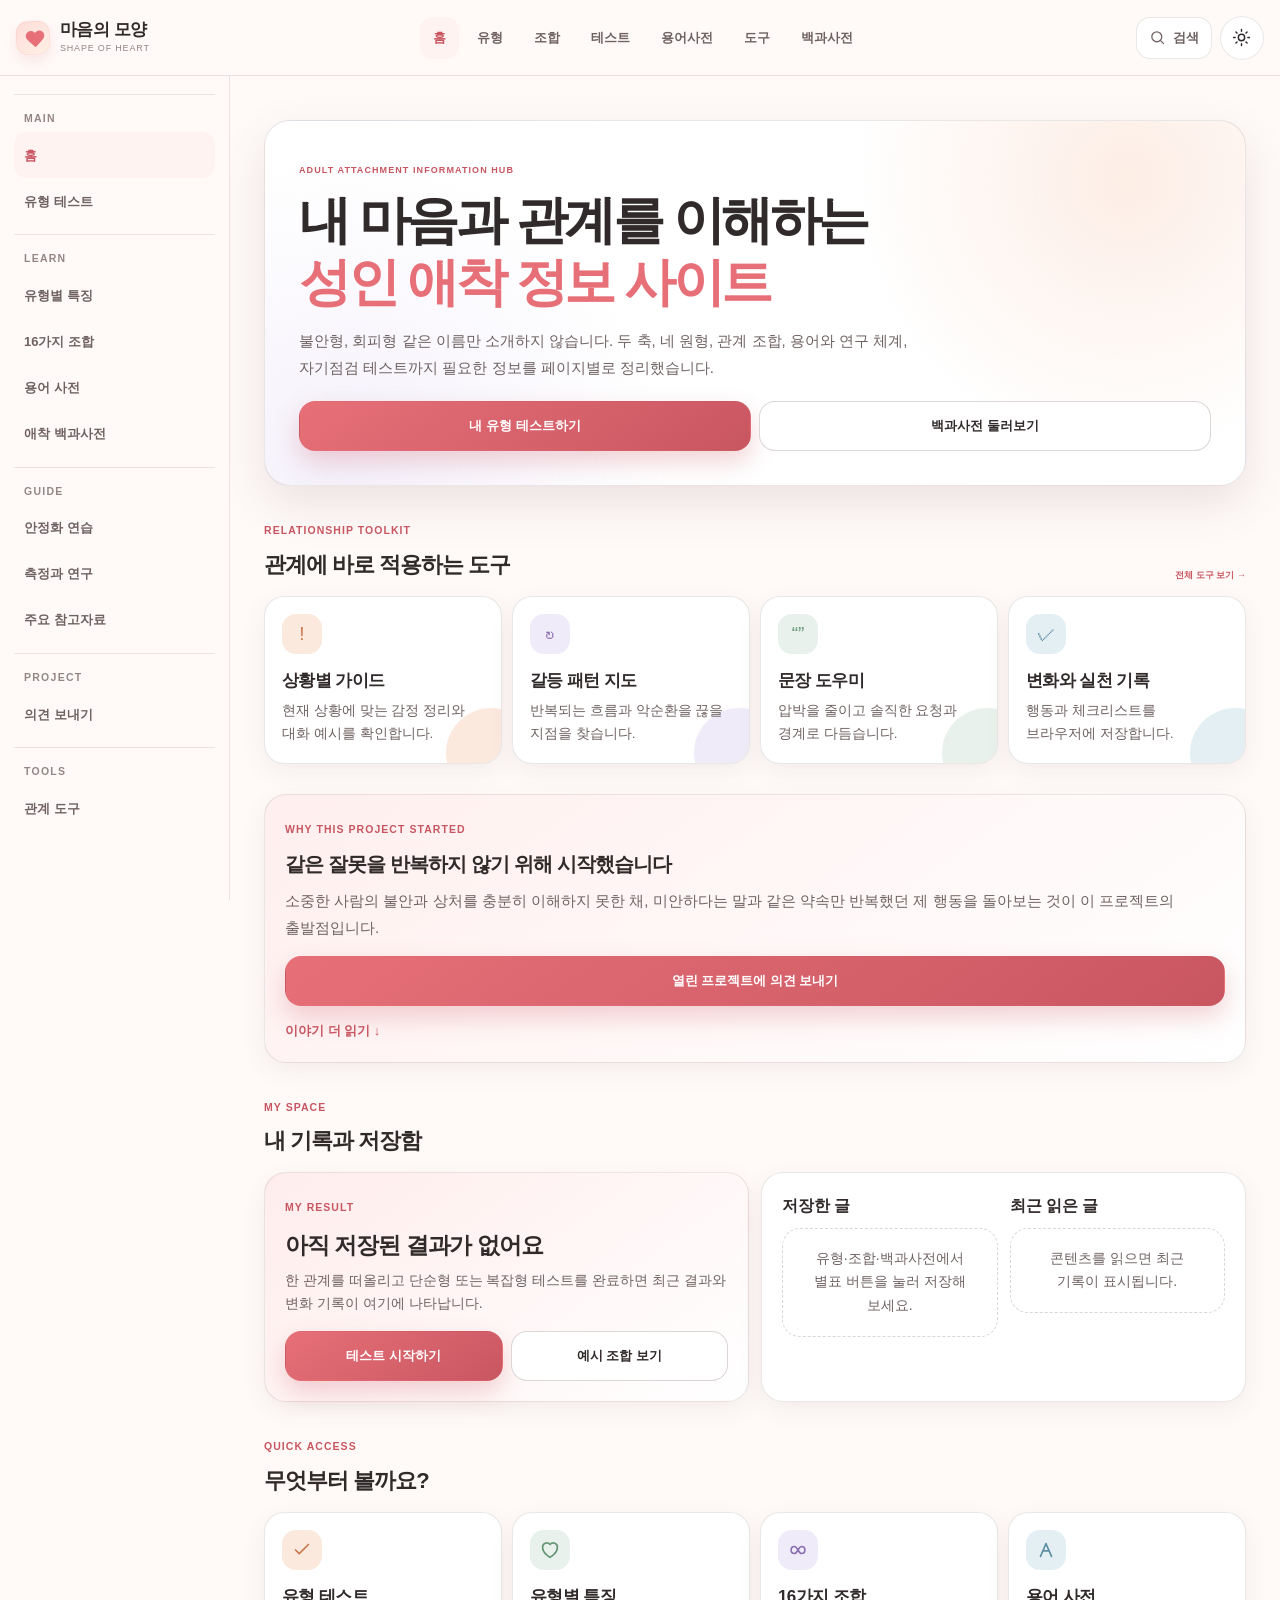
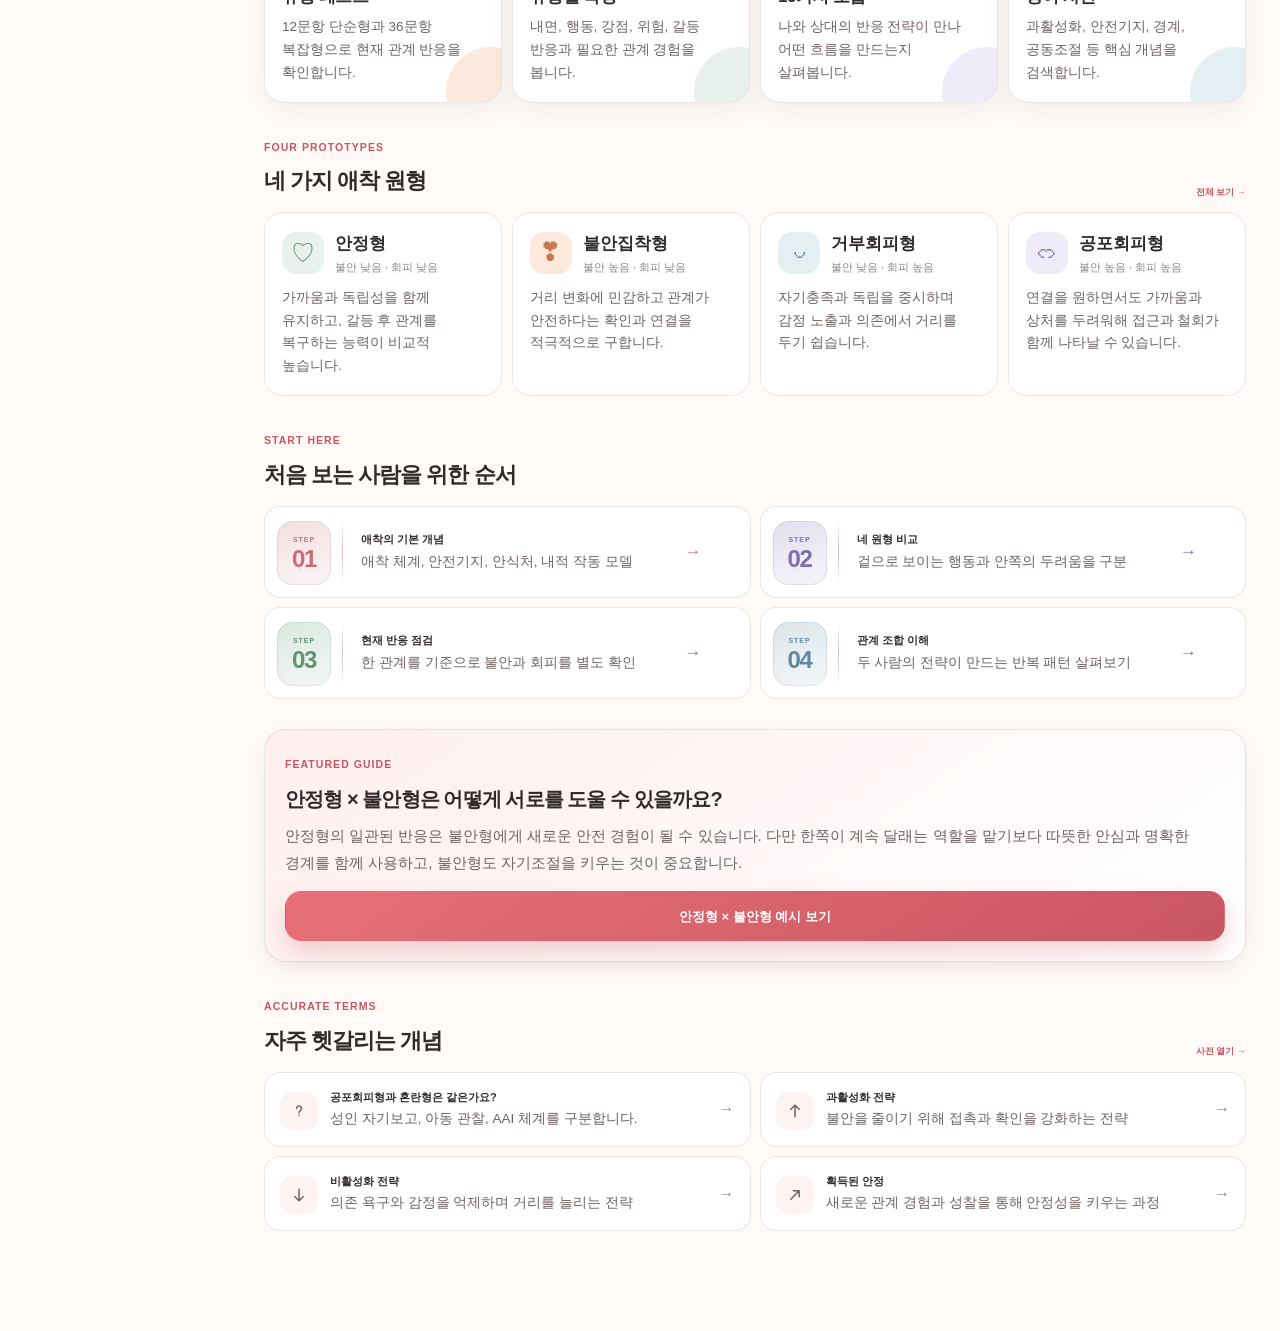
<file: index.html>
<!doctype html>
<html lang="ko">
<head>
  <meta charset="utf-8">
  <meta name="viewport" content="width=device-width, initial-scale=1, viewport-fit=cover">
  <meta name="theme-color" content="#fff8f6">
  <meta name="color-scheme" content="light dark">
  <meta name="description" content="마음의 모양은 성인 애착 유형, 관계 조합, 용어 사전과 자기점검 테스트를 제공하는 모바일 우선 정보 웹사이트입니다.">
  <meta name="keywords" content="성인애착, 애착유형, 불안형, 회피형, 안정형, 공포회피형, 애착 테스트, 관계 조합">
  <meta property="og:type" content="website">
  <meta property="og:title" content="마음의 모양 · 성인 애착 정보 사이트">
  <meta property="og:description" content="유형, 조합, 테스트, 용어사전까지 한곳에서 살펴보세요.">
  <meta property="og:url" content="https://shape-of-heart.lavalabs.co.kr/">
  <title>마음의 모양 · 성인 애착 정보 사이트</title>
  <link rel="manifest" href="manifest.webmanifest">
  <link rel="icon" href="assets/icon.svg" type="image/svg+xml">
  <link rel="stylesheet" href="styles.css">
  <link rel="stylesheet" href="site.css">
  <script>
    try {
      const saved = localStorage.getItem('soh-theme');
      if (saved === 'dark' || (!saved && matchMedia('(prefers-color-scheme: dark)').matches)) document.documentElement.dataset.theme = 'dark';
    } catch (_) {}
  </script>
  <link rel="stylesheet" href="readability.css">
  <link rel="stylesheet" href="personalization.css">
  <link rel="canonical" href="https://shape-of-heart.lavalabs.co.kr/">
</head>
<body class="site-page">
  <a class="skip-link" href="#main">본문으로 바로가기</a>

  <header class="site-header">
    <div class="site-header-left">
      <button class="site-menu-button" id="menuButton" type="button" aria-label="전체 메뉴 열기" aria-expanded="false">
        <svg viewBox="0 0 24 24" aria-hidden="true"><path d="M4 7h16M4 12h16M4 17h16"/></svg>
      </button>
      <a class="brand" href="./" aria-label="마음의 모양 홈">
        <span class="brand-mark" aria-hidden="true"><span></span></span>
        <span class="brand-copy"><strong>마음의 모양</strong><small>Shape of Heart</small></span>
      </a>
    </div>

    <nav class="site-desktop-nav" aria-label="주요 메뉴">
      <a href="./" class="active">홈</a>
      <a href="types.html">유형</a>
      <a href="pairings.html">조합</a>
      <a href="tests.html">테스트</a>
      <a href="glossary.html">용어사전</a>
      <a href="encyclopedia.html">백과사전</a>
    </nav>

    <div class="site-header-actions">
      <button class="site-search-button" id="searchButton" type="button" aria-label="사이트 검색 열기">
        <svg viewBox="0 0 24 24" aria-hidden="true"><circle cx="11" cy="11" r="7"/><path d="m16 16 5 5"/></svg>
        <span>검색</span>
      </button>
      <button class="icon-button" id="themeToggle" type="button" aria-label="화면 테마 변경" aria-pressed="false">
        <svg class="sun-icon" viewBox="0 0 24 24" aria-hidden="true"><circle cx="12" cy="12" r="4"/><path d="M12 2v2M12 20v2M4.93 4.93l1.42 1.42M17.66 17.66l1.41 1.41M2 12h2M20 12h2M4.93 19.07l1.42-1.42M17.66 6.34l1.41-1.41"/></svg>
        <svg class="moon-icon" viewBox="0 0 24 24" aria-hidden="true"><path d="M20.5 14.2A8.5 8.5 0 0 1 9.8 3.5a8.5 8.5 0 1 0 10.7 10.7Z"/></svg>
      </button>
    </div>
  </header>

  <div class="site-overlay" id="siteOverlay"></div>
  <aside class="site-sidebar" id="siteSidebar" aria-label="전체 메뉴">
    <div class="sidebar-top">
      <a class="brand" href="./"><span class="brand-mark" aria-hidden="true"><span></span></span><span class="brand-copy"><strong>마음의 모양</strong><small>Information Hub</small></span></a>
      <button class="sidebar-close" id="sidebarClose" type="button" aria-label="메뉴 닫기">×</button>
    </div>
    <div class="sidebar-group">
      <span class="sidebar-label">MAIN</span>
      <a href="./" class="active"><svg viewBox="0 0 24 24"><path d="m4 10 8-6 8 6v9H4Z"/></svg>홈</a>
      <a href="tests.html"><svg viewBox="0 0 24 24"><path d="M9 4h6l1 3h3v13H5V7h3Z"/><path d="M9 13h6M12 10v6"/></svg>유형 테스트</a>
    </div>
    <div class="sidebar-group">
      <span class="sidebar-label">LEARN</span>
      <a href="types.html"><svg viewBox="0 0 24 24"><path d="M12 20S4 15.5 4 9.5A4.5 4.5 0 0 1 12 6a4.5 4.5 0 0 1 8 3.5C20 15.5 12 20 12 20Z"/></svg>유형별 특징</a>
      <a href="pairings.html"><svg viewBox="0 0 24 24"><path d="M8 13a4 4 0 1 1 0-8 4 4 0 0 1 0 8Zm8 6a4 4 0 1 1 0-8 4 4 0 0 1 0 8Z"/><path d="m10.5 10.5 3 3"/></svg>16가지 조합</a>
      <a href="glossary.html"><svg viewBox="0 0 24 24"><path d="M5 4h10a3 3 0 0 1 3 3v13H8a3 3 0 0 1-3-3Zm0 13a3 3 0 0 1 3-3h10"/></svg>용어 사전</a>
      <a href="encyclopedia.html"><svg viewBox="0 0 24 24"><path d="M4 5a3 3 0 0 1 3-3h5v18H7a3 3 0 0 0-3 3Zm16 0a3 3 0 0 0-3-3h-5v18h5a3 3 0 0 1 3 3Z"/></svg>애착 백과사전</a>
    </div>
    <div class="sidebar-group">
      <span class="sidebar-label">GUIDE</span>
      <a href="encyclopedia.html#growth">안정화 연습</a>
      <a href="encyclopedia.html#measurement">측정과 연구</a>
      <a href="encyclopedia.html#research">주요 참고자료</a>
    </div>
  </aside>

  <div class="site-layout">
    <aside class="site-sidebar" aria-label="데스크톱 사이드 메뉴">
      <div class="sidebar-group">
        <span class="sidebar-label">MAIN</span>
        <a href="./" class="active">홈</a>
        <a href="tests.html">유형 테스트</a>
      </div>
      <div class="sidebar-group">
        <span class="sidebar-label">LEARN</span>
        <a href="types.html">유형별 특징</a>
        <a href="pairings.html">16가지 조합</a>
        <a href="glossary.html">용어 사전</a>
        <a href="encyclopedia.html">애착 백과사전</a>
      </div>
      <div class="sidebar-group">
        <span class="sidebar-label">GUIDE</span>
        <a href="encyclopedia.html#growth">안정화 연습</a>
        <a href="encyclopedia.html#measurement">측정과 연구</a>
        <a href="encyclopedia.html#research">주요 참고자료</a>
      </div>
    </aside>

    <main class="site-main" id="main">
      <div class="dashboard">
        <section class="dashboard-welcome">
          <small>ADULT ATTACHMENT INFORMATION HUB</small>
          <h1>내 마음과 관계를 이해하는<br><em>성인 애착 정보 사이트</em></h1>
          <p>불안형, 회피형 같은 이름만 소개하지 않습니다. 두 축, 네 원형, 관계 조합, 용어와 연구 체계, 자기점검 테스트까지 필요한 정보를 페이지별로 정리했습니다.</p>
          <div class="dashboard-actions">
            <a class="button button-primary" href="tests.html">내 유형 테스트하기</a>
            <a class="button button-ghost" href="encyclopedia.html">백과사전 둘러보기</a>
          </div>
        </section>

        <section class="dashboard-section">
          <div class="dashboard-section-head"><div><span>QUICK ACCESS</span><h2>무엇부터 볼까요?</h2></div></div>
          <div class="quick-grid">
            <a class="quick-card test" href="tests.html"><span class="quick-card-icon">✓</span><h3>유형 테스트</h3><p>12문항 단순형과 36문항 복잡형으로 현재 관계 반응을 확인합니다.</p></a>
            <a class="quick-card types" href="types.html"><span class="quick-card-icon">♡</span><h3>유형별 특징</h3><p>내면, 행동, 강점, 위험, 갈등 반응과 필요한 관계 경험을 봅니다.</p></a>
            <a class="quick-card pair" href="pairings.html"><span class="quick-card-icon">∞</span><h3>16가지 조합</h3><p>나와 상대의 반응 전략이 만나 어떤 흐름을 만드는지 살펴봅니다.</p></a>
            <a class="quick-card dictionary" href="glossary.html"><span class="quick-card-icon">A</span><h3>용어 사전</h3><p>과활성화, 안전기지, 경계, 공동조절 등 핵심 개념을 검색합니다.</p></a>
          </div>
        </section>

        <section class="dashboard-section">
          <div class="dashboard-section-head"><div><span>FOUR PROTOTYPES</span><h2>네 가지 애착 원형</h2></div><a href="types.html">전체 보기 →</a></div>
          <div class="type-preview-grid">
            <a class="type-preview secure" href="types.html#secure"><div class="type-preview-top"><span class="type-preview-symbol">♡</span><div><h3>안정형</h3><small>불안 낮음 · 회피 낮음</small></div></div><p>가까움과 독립성을 함께 유지하고, 갈등 후 관계를 복구하는 능력이 비교적 높습니다.</p></a>
            <a class="type-preview anxious" href="types.html#anxious"><div class="type-preview-top"><span class="type-preview-symbol">❣</span><div><h3>불안집착형</h3><small>불안 높음 · 회피 낮음</small></div></div><p>거리 변화에 민감하고 관계가 안전하다는 확인과 연결을 적극적으로 구합니다.</p></a>
            <a class="type-preview dismissive" href="types.html#dismissive"><div class="type-preview-top"><span class="type-preview-symbol">◡</span><div><h3>거부회피형</h3><small>불안 낮음 · 회피 높음</small></div></div><p>자기충족과 독립을 중시하며 감정 노출과 의존에서 거리를 두기 쉽습니다.</p></a>
            <a class="type-preview fearful" href="types.html#fearful"><div class="type-preview-top"><span class="type-preview-symbol">ෆ</span><div><h3>공포회피형</h3><small>불안 높음 · 회피 높음</small></div></div><p>연결을 원하면서도 가까움과 상처를 두려워해 접근과 철회가 함께 나타날 수 있습니다.</p></a>
          </div>
        </section>

        <section class="dashboard-section">
          <div class="dashboard-section-head"><div><span>START HERE</span><h2>처음 보는 사람을 위한 순서</h2></div></div>
          <div class="dashboard-list">
            <a href="encyclopedia.html#foundations"><span class="dashboard-list-icon">1</span><div><b>애착의 기본 개념</b><span>애착 체계, 안전기지, 안식처, 내적 작동 모델</span></div><i>→</i></a>
            <a href="types.html"><span class="dashboard-list-icon">2</span><div><b>네 원형 비교</b><span>겉으로 보이는 행동과 안쪽의 두려움을 구분</span></div><i>→</i></a>
            <a href="tests.html"><span class="dashboard-list-icon">3</span><div><b>현재 반응 점검</b><span>한 관계를 기준으로 불안과 회피를 별도 확인</span></div><i>→</i></a>
            <a href="pairings.html"><span class="dashboard-list-icon">4</span><div><b>관계 조합 이해</b><span>두 사람의 전략이 만드는 반복 패턴 살펴보기</span></div><i>→</i></a>
          </div>
        </section>

        <section class="dashboard-section">
          <article class="dashboard-feature">
            <small>FEATURED GUIDE</small>
            <h3>안정형 × 불안형은 어떻게 서로를 도울 수 있을까요?</h3>
            <p>안정형의 일관된 반응은 불안형에게 새로운 안전 경험이 될 수 있습니다. 다만 한쪽이 계속 달래는 역할을 맡기보다 따뜻한 안심과 명확한 경계를 함께 사용하고, 불안형도 자기조절을 키우는 것이 중요합니다.</p>
            <a class="button button-primary" href="pairings.html?me=secure&partner=anxious">안정형 × 불안형 예시 보기</a>
          </article>
        </section>

        <section class="dashboard-section">
          <div class="dashboard-section-head"><div><span>ACCURATE TERMS</span><h2>자주 헷갈리는 개념</h2></div><a href="glossary.html">사전 열기 →</a></div>
          <div class="dashboard-list">
            <a href="glossary.html?q=공포회피"><span class="dashboard-list-icon">?</span><div><b>공포회피형과 혼란형은 같은가요?</b><span>성인 자기보고, 아동 관찰, AAI 체계를 구분합니다.</span></div><i>→</i></a>
            <a href="glossary.html?q=과활성화"><span class="dashboard-list-icon">↑</span><div><b>과활성화 전략</b><span>불안을 줄이기 위해 접촉과 확인을 강화하는 전략</span></div><i>→</i></a>
            <a href="glossary.html?q=비활성화"><span class="dashboard-list-icon">↓</span><div><b>비활성화 전략</b><span>의존 욕구와 감정을 억제하며 거리를 늘리는 전략</span></div><i>→</i></a>
            <a href="glossary.html?q=획득된 안정"><span class="dashboard-list-icon">↗</span><div><b>획득된 안정</b><span>새로운 관계 경험과 성찰을 통해 안정성을 키우는 과정</span></div><i>→</i></a>
          </div>
        </section>
      </div>
    </main>
  </div>

  <nav class="site-bottom-nav" aria-label="모바일 주요 메뉴">
    <a href="./" class="active"><svg viewBox="0 0 24 24"><path d="m4 10 8-6 8 6v9H4Z"/></svg><span>홈</span></a>
    <a href="types.html"><svg viewBox="0 0 24 24"><path d="M12 20S4 15.5 4 9.5A4.5 4.5 0 0 1 12 6a4.5 4.5 0 0 1 8 3.5C20 15.5 12 20 12 20Z"/></svg><span>유형</span></a>
    <a href="tests.html"><svg viewBox="0 0 24 24"><path d="M9 4h6l1 3h3v13H5V7h3Z"/><path d="m8 13 2 2 5-5"/></svg><span>테스트</span></a>
    <a href="pairings.html"><svg viewBox="0 0 24 24"><path d="M8 13a4 4 0 1 1 0-8 4 4 0 0 1 0 8Zm8 6a4 4 0 1 1 0-8 4 4 0 0 1 0 8Z"/></svg><span>조합</span></a>
    <a href="encyclopedia.html"><svg viewBox="0 0 24 24"><path d="M5 4h10a3 3 0 0 1 3 3v13H8a3 3 0 0 1-3-3Zm0 13a3 3 0 0 1 3-3h10"/></svg><span>백과</span></a>
  </nav>

  <div class="site-search-modal" id="searchModal" role="dialog" aria-modal="true" aria-label="사이트 검색">
    <div class="search-modal-inner">
      <div class="search-modal-top">
        <input class="search-modal-input" id="siteSearchInput" type="search" placeholder="유형, 조합, 용어를 검색하세요" autocomplete="off">
        <button class="search-modal-close" id="searchClose" type="button" aria-label="검색 닫기">×</button>
      </div>
      <div class="search-results" id="siteSearchResults"></div>
    </div>
  </div>

  <div class="toast" id="toast" role="status" aria-live="polite"></div>
  <script src="site.js" defer></script>
  <script src="site-enhancements.js" defer></script>
</body>
</html>
</file>
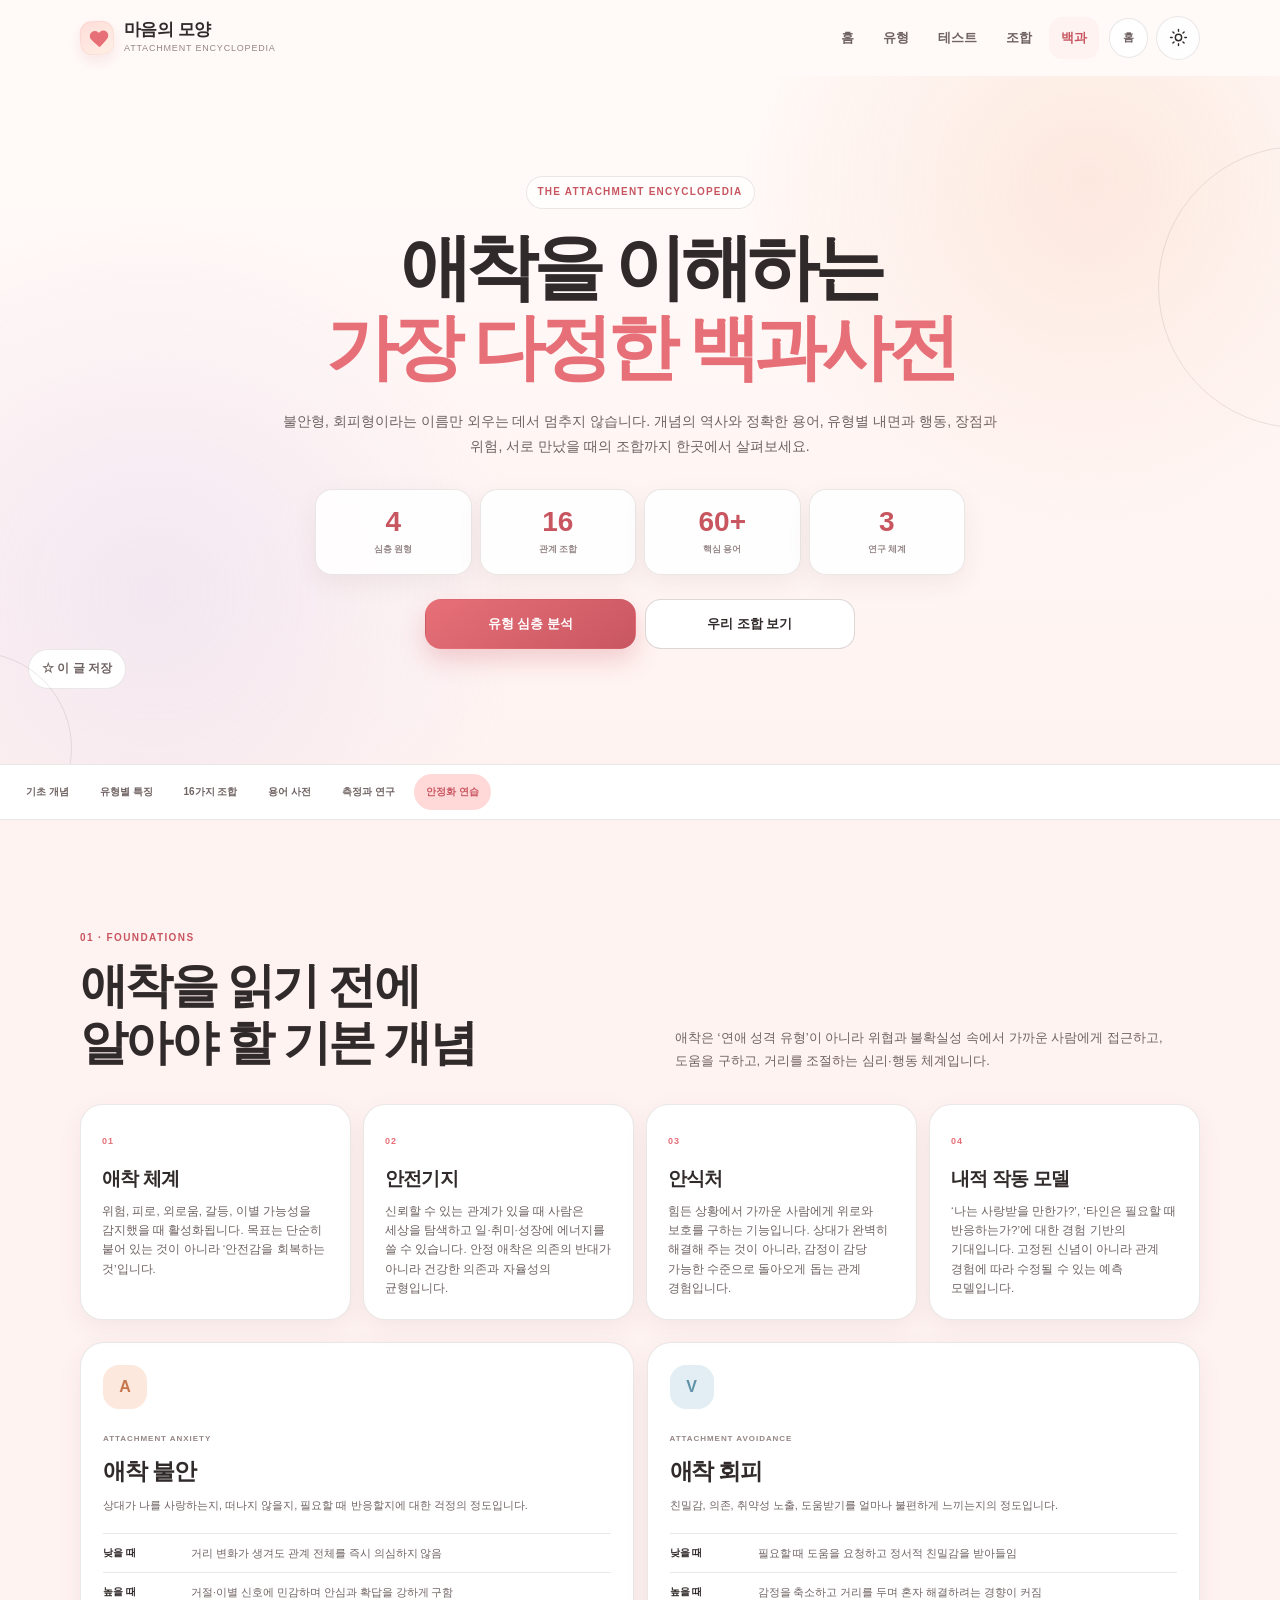
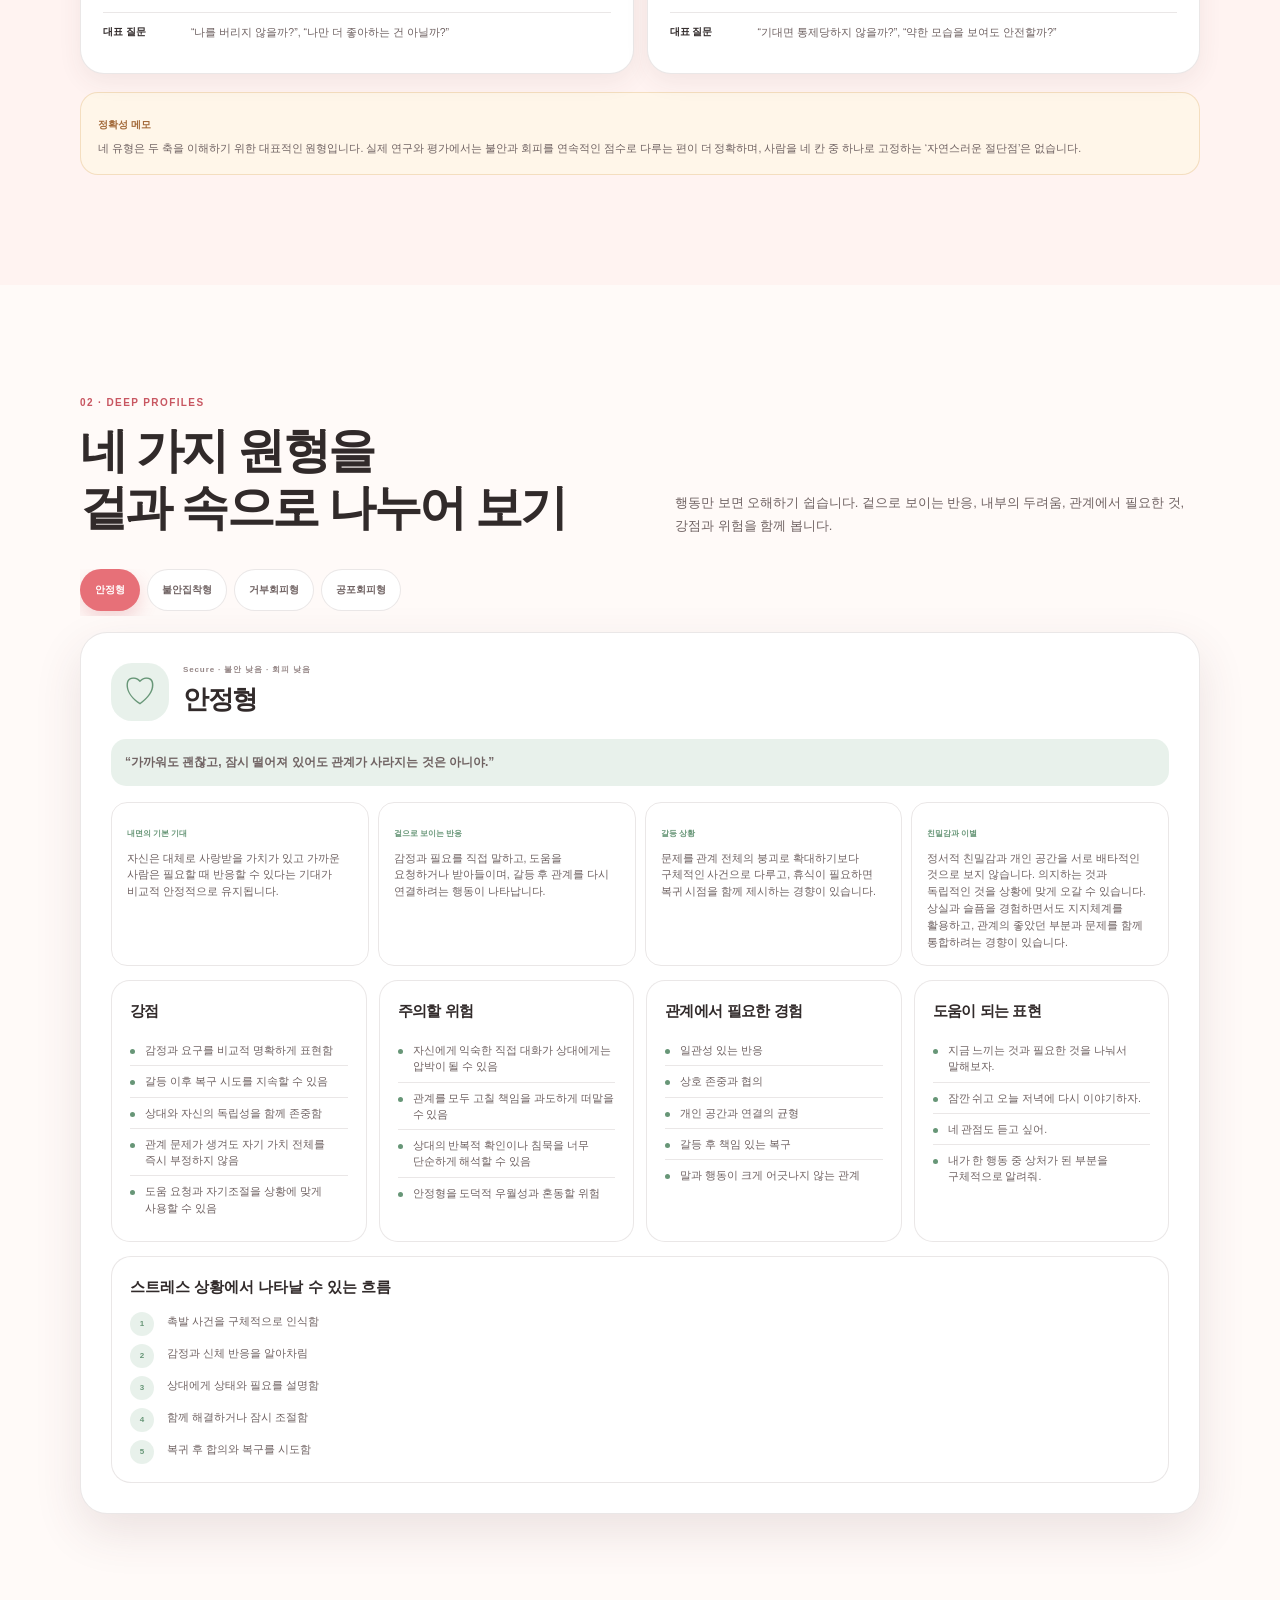
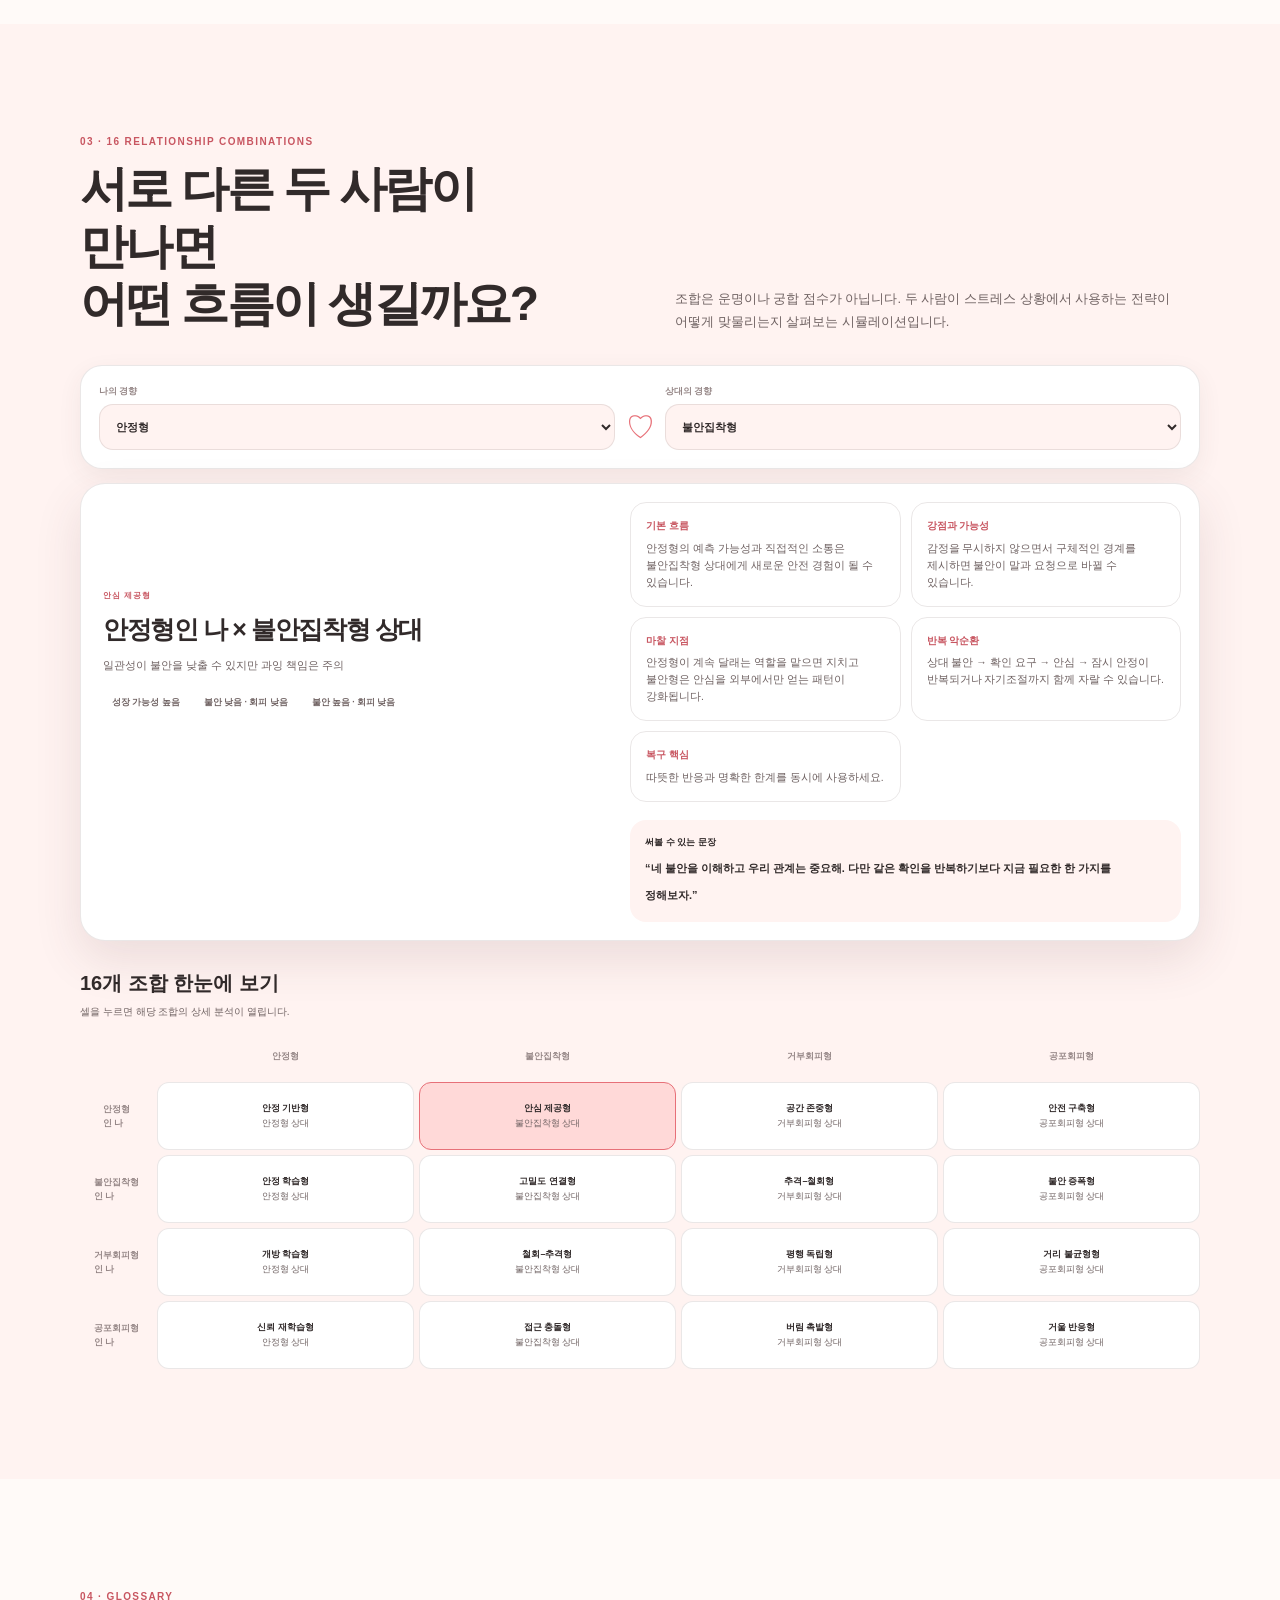
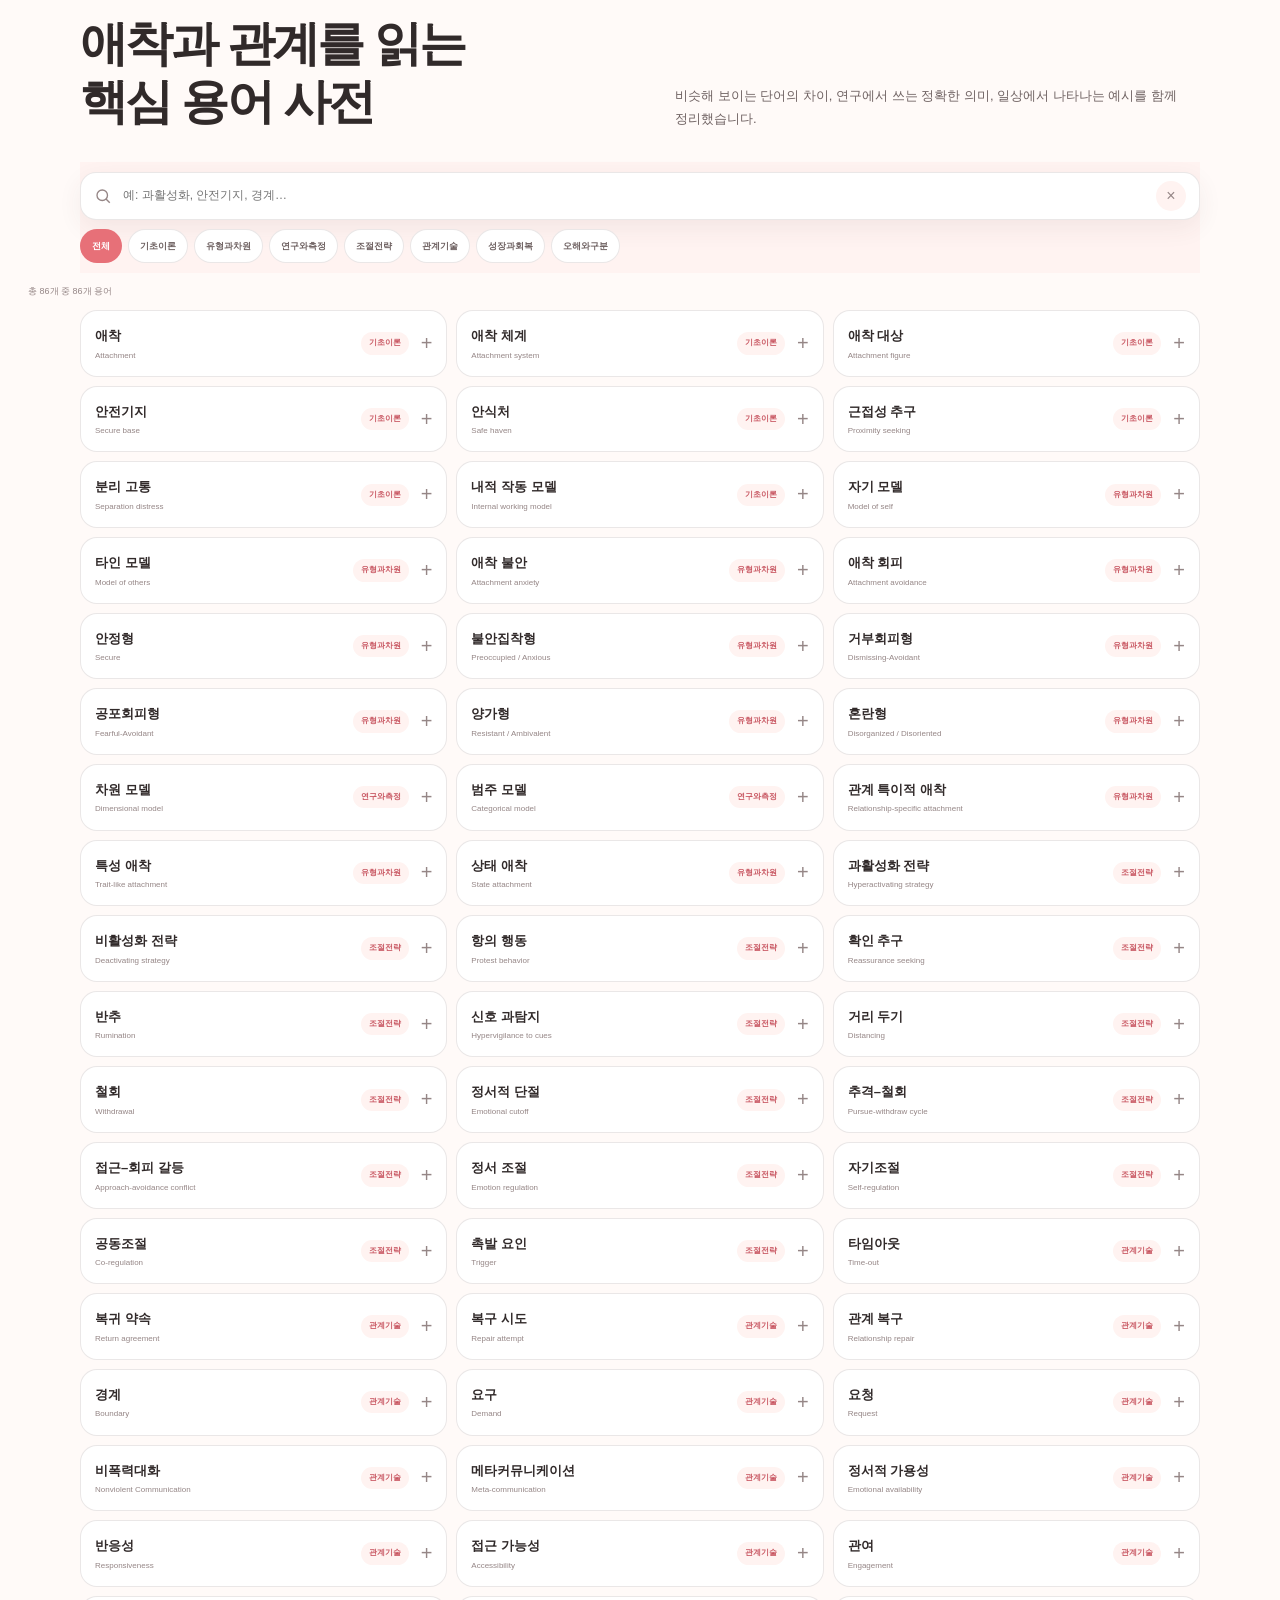
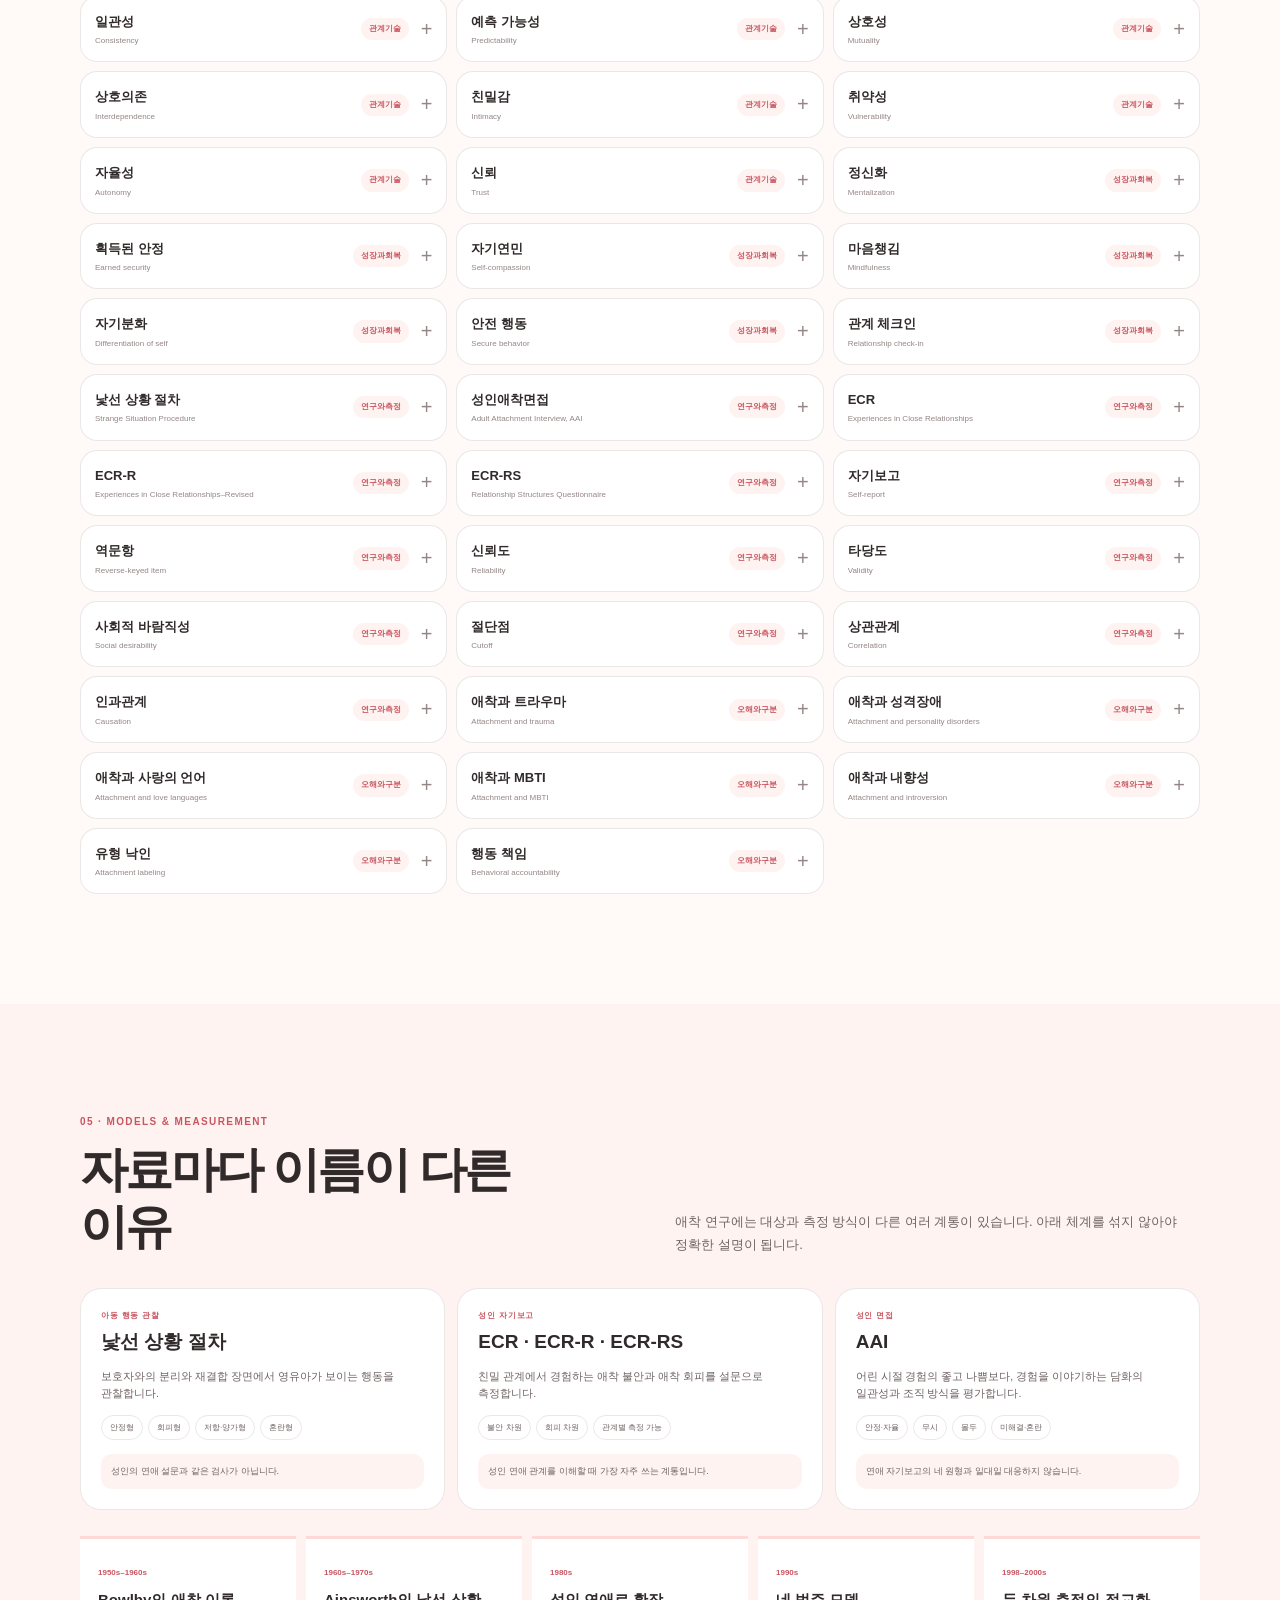
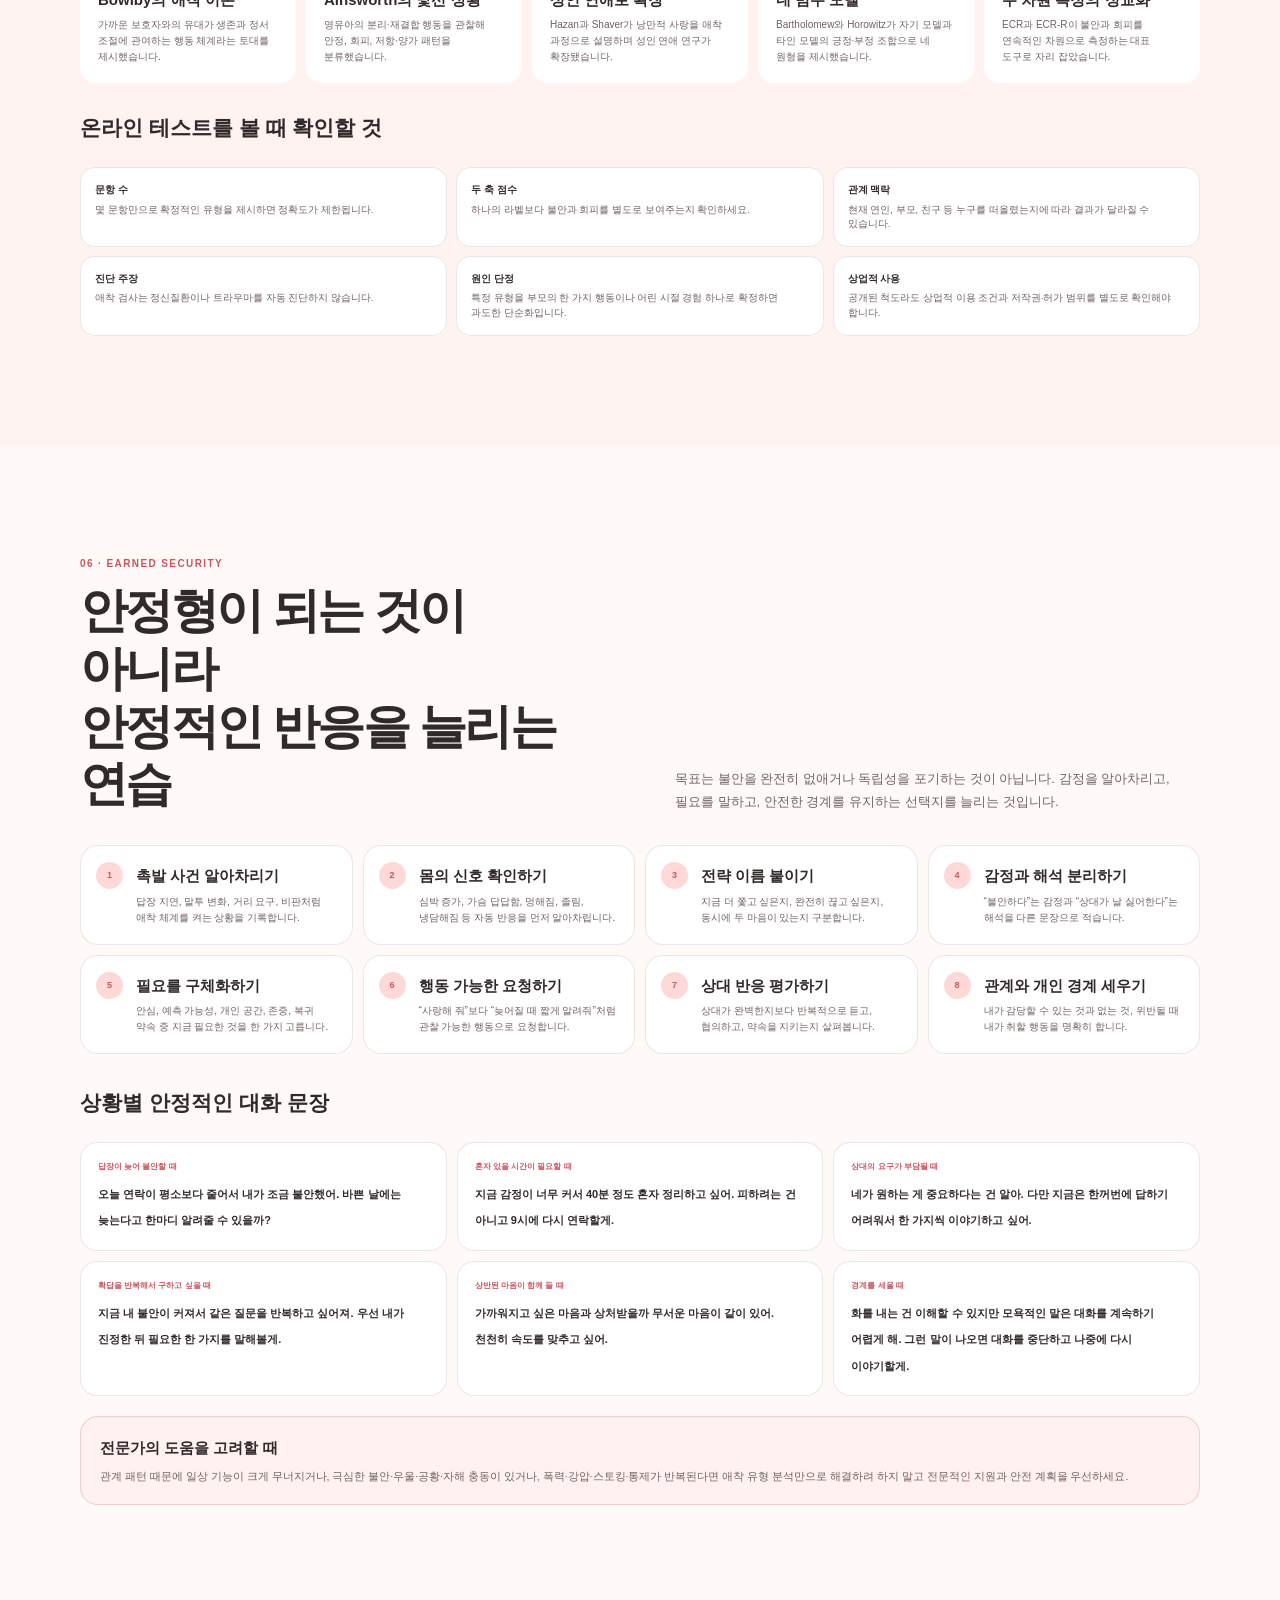
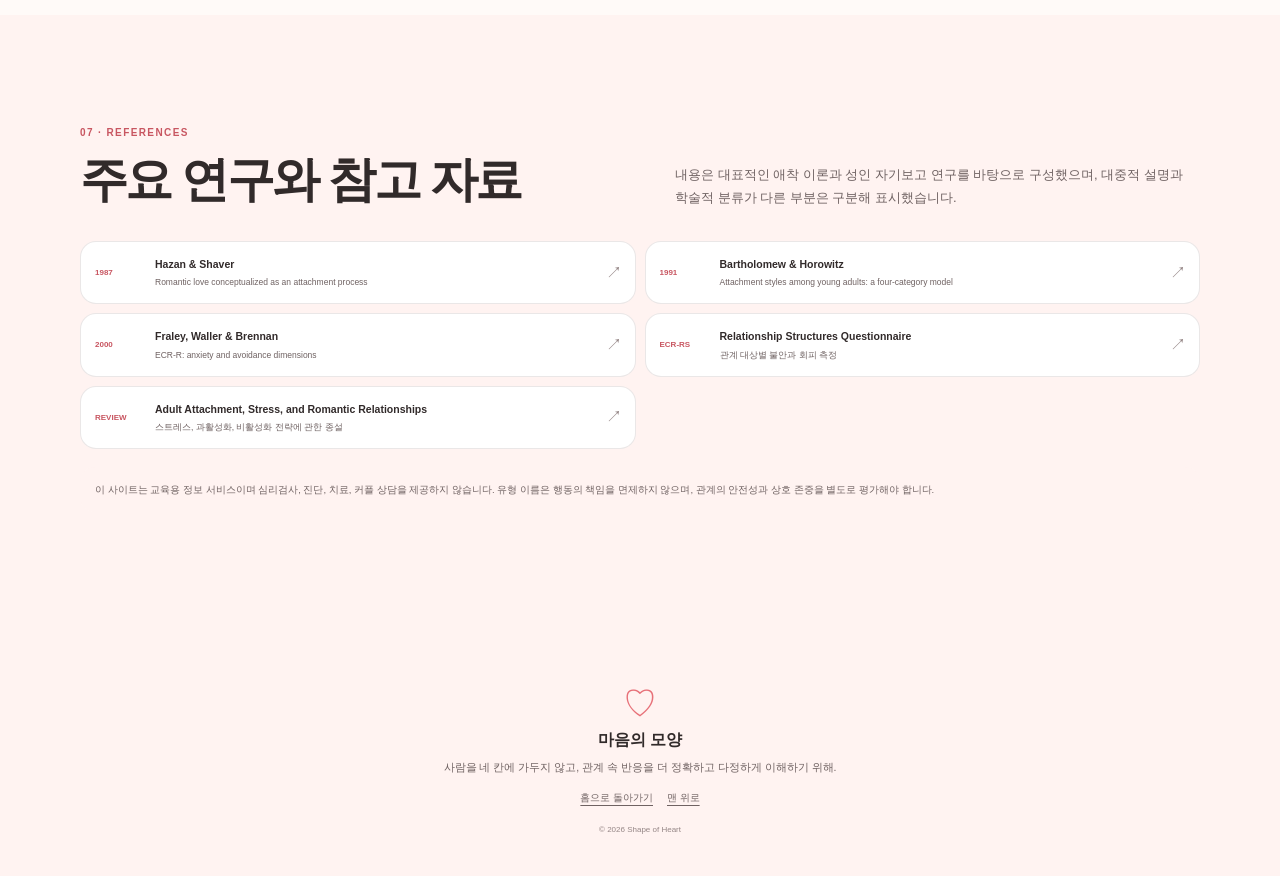
<file: encyclopedia.html>
<!doctype html>
<html lang="ko">
<head>
  <meta charset="utf-8">
  <meta name="viewport" content="width=device-width, initial-scale=1, viewport-fit=cover">
  <meta name="theme-color" content="#fff8f6">
  <meta name="color-scheme" content="light dark">
  <meta name="description" content="성인 애착의 개념, 유형별 특징, 장단점, 16가지 관계 조합, 용어와 측정 체계를 정리한 마음의 모양 애착 백과사전입니다.">
  <meta name="keywords" content="애착 백과사전, 성인 애착, 불안형, 회피형, 안정형, 공포회피형, 애착 조합, 관계 패턴">
  <meta property="og:type" content="website">
  <meta property="og:title" content="애착 백과사전 · 마음의 모양">
  <meta property="og:description" content="유형을 넘어 개념·특징·강점·위험·16가지 조합까지 깊이 살펴보세요.">
  <meta property="og:url" content="https://shape-of-heart.lavalabs.co.kr/encyclopedia.html">
  <title>애착 백과사전 · 마음의 모양</title>
  <link rel="icon" href="assets/icon.svg" type="image/svg+xml">
  <link rel="stylesheet" href="styles.css">
  <link rel="stylesheet" href="encyclopedia.css">
  <script>
    try {
      const saved = localStorage.getItem('soh-theme');
      if (saved === 'dark' || (!saved && matchMedia('(prefers-color-scheme: dark)').matches)) document.documentElement.dataset.theme = 'dark';
    } catch (_) {}
  </script>
  <link rel="stylesheet" href="readability.css">
  <link rel="stylesheet" href="personalization.css">
  <link rel="canonical" href="https://shape-of-heart.lavalabs.co.kr/encyclopedia.html">
</head>
<body class="encyclopedia-page">
  <a class="skip-link" href="#main">본문으로 바로가기</a>

  <header class="topbar encyclopedia-topbar" data-elevate>
    <a class="brand" href="./" aria-label="마음의 모양 홈으로 이동">
      <span class="brand-mark" aria-hidden="true"><span></span></span>
      <span class="brand-copy"><strong>마음의 모양</strong><small>Attachment Encyclopedia</small></span>
    </a>
    <div class="header-actions">
      <a class="home-chip" href="./">홈</a>
      <button class="icon-button" id="themeToggle" type="button" aria-label="화면 테마 변경" aria-pressed="false">
        <svg class="sun-icon" viewBox="0 0 24 24" aria-hidden="true"><circle cx="12" cy="12" r="4"/><path d="M12 2v2M12 20v2M4.93 4.93l1.42 1.42M17.66 17.66l1.41 1.41M2 12h2M20 12h2M4.93 19.07l1.42-1.42M17.66 6.34l1.41-1.41"/></svg>
        <svg class="moon-icon" viewBox="0 0 24 24" aria-hidden="true"><path d="M20.5 14.2A8.5 8.5 0 0 1 9.8 3.5a8.5 8.5 0 1 0 10.7 10.7Z"/></svg>
      </button>
    </div>
  </header>

  <main id="main">
    <section class="encyclopedia-hero">
      <div class="encyclopedia-hero-inner">
        <span class="encyclopedia-badge">THE ATTACHMENT ENCYCLOPEDIA</span>
        <h1>애착을 이해하는<br><em>가장 다정한 백과사전</em></h1>
        <p>불안형, 회피형이라는 이름만 외우는 데서 멈추지 않습니다. 개념의 역사와 정확한 용어, 유형별 내면과 행동, 장점과 위험, 서로 만났을 때의 조합까지 한곳에서 살펴보세요.</p>
        <div class="encyclopedia-stats" aria-label="백과사전 구성">
          <div><b>4</b><span>심층 원형</span></div>
          <div><b>16</b><span>관계 조합</span></div>
          <div><b>60+</b><span>핵심 용어</span></div>
          <div><b>3</b><span>연구 체계</span></div>
        </div>
        <div class="hero-jump-actions">
          <a class="button button-primary" href="#profiles">유형 심층 분석</a>
          <a class="button button-ghost" href="#pairings">우리 조합 보기</a>
        </div>
      </div>
    </section>

    <nav class="encyclopedia-nav" aria-label="백과사전 목차">
      <div class="encyclopedia-nav-scroll">
        <a href="#foundations">기초 개념</a>
        <a href="#profiles">유형별 특징</a>
        <a href="#pairings">16가지 조합</a>
        <a href="#glossary">용어 사전</a>
        <a href="#measurement">측정과 연구</a>
        <a href="#growth">안정화 연습</a>
      </div>
    </nav>

    <section class="ency-section" id="foundations">
      <div class="ency-heading">
        <span>01 · FOUNDATIONS</span>
        <h2>애착을 읽기 전에<br>알아야 할 기본 개념</h2>
        <p>애착은 ‘연애 성격 유형’이 아니라 위협과 불확실성 속에서 가까운 사람에게 접근하고, 도움을 구하고, 거리를 조절하는 심리·행동 체계입니다.</p>
      </div>

      <div class="foundation-grid">
        <article class="foundation-card">
          <span class="foundation-number">01</span>
          <h3>애착 체계</h3>
          <p>위험, 피로, 외로움, 갈등, 이별 가능성을 감지했을 때 활성화됩니다. 목표는 단순히 붙어 있는 것이 아니라 ‘안전감을 회복하는 것’입니다.</p>
        </article>
        <article class="foundation-card">
          <span class="foundation-number">02</span>
          <h3>안전기지</h3>
          <p>신뢰할 수 있는 관계가 있을 때 사람은 세상을 탐색하고 일·취미·성장에 에너지를 쓸 수 있습니다. 안정 애착은 의존의 반대가 아니라 건강한 의존과 자율성의 균형입니다.</p>
        </article>
        <article class="foundation-card">
          <span class="foundation-number">03</span>
          <h3>안식처</h3>
          <p>힘든 상황에서 가까운 사람에게 위로와 보호를 구하는 기능입니다. 상대가 완벽히 해결해 주는 것이 아니라, 감정이 감당 가능한 수준으로 돌아오게 돕는 관계 경험입니다.</p>
        </article>
        <article class="foundation-card">
          <span class="foundation-number">04</span>
          <h3>내적 작동 모델</h3>
          <p>‘나는 사랑받을 만한가?’, ‘타인은 필요할 때 반응하는가?’에 대한 경험 기반의 기대입니다. 고정된 신념이 아니라 관계 경험에 따라 수정될 수 있는 예측 모델입니다.</p>
        </article>
      </div>

      <div class="dimensions-deep">
        <article class="dimension-deep-card anxiety-card">
          <div class="dimension-icon">A</div>
          <div>
            <small>ATTACHMENT ANXIETY</small>
            <h3>애착 불안</h3>
            <p>상대가 나를 사랑하는지, 떠나지 않을지, 필요할 때 반응할지에 대한 걱정의 정도입니다.</p>
          </div>
          <dl>
            <div><dt>낮을 때</dt><dd>거리 변화가 생겨도 관계 전체를 즉시 의심하지 않음</dd></div>
            <div><dt>높을 때</dt><dd>거절·이별 신호에 민감하며 안심과 확답을 강하게 구함</dd></div>
            <div><dt>대표 질문</dt><dd>“나를 버리지 않을까?”, “나만 더 좋아하는 건 아닐까?”</dd></div>
          </dl>
        </article>
        <article class="dimension-deep-card avoidance-card">
          <div class="dimension-icon">V</div>
          <div>
            <small>ATTACHMENT AVOIDANCE</small>
            <h3>애착 회피</h3>
            <p>친밀감, 의존, 취약성 노출, 도움받기를 얼마나 불편하게 느끼는지의 정도입니다.</p>
          </div>
          <dl>
            <div><dt>낮을 때</dt><dd>필요할 때 도움을 요청하고 정서적 친밀감을 받아들임</dd></div>
            <div><dt>높을 때</dt><dd>감정을 축소하고 거리를 두며 혼자 해결하려는 경향이 커짐</dd></div>
            <div><dt>대표 질문</dt><dd>“기대면 통제당하지 않을까?”, “약한 모습을 보여도 안전할까?”</dd></div>
          </dl>
        </article>
      </div>

      <aside class="precision-note">
        <b>정확성 메모</b>
        <p>네 유형은 두 축을 이해하기 위한 대표적인 원형입니다. 실제 연구와 평가에서는 불안과 회피를 연속적인 점수로 다루는 편이 더 정확하며, 사람을 네 칸 중 하나로 고정하는 ‘자연스러운 절단점’은 없습니다.</p>
      </aside>
    </section>

    <section class="ency-section profiles-section" id="profiles">
      <div class="ency-heading">
        <span>02 · DEEP PROFILES</span>
        <h2>네 가지 원형을<br>겉과 속으로 나누어 보기</h2>
        <p>행동만 보면 오해하기 쉽습니다. 겉으로 보이는 반응, 내부의 두려움, 관계에서 필요한 것, 강점과 위험을 함께 봅니다.</p>
      </div>

      <div class="profile-tabs" role="tablist" aria-label="애착 유형 선택">
        <button type="button" role="tab" aria-selected="true" data-profile-tab="secure">안정형</button>
        <button type="button" role="tab" aria-selected="false" data-profile-tab="anxious">불안집착형</button>
        <button type="button" role="tab" aria-selected="false" data-profile-tab="dismissive">거부회피형</button>
        <button type="button" role="tab" aria-selected="false" data-profile-tab="fearful">공포회피형</button>
      </div>
      <div id="profilePanel" class="profile-panel" role="tabpanel" aria-live="polite"></div>
    </section>

    <section class="ency-section pairings-section" id="pairings">
      <div class="ency-heading">
        <span>03 · 16 RELATIONSHIP COMBINATIONS</span>
        <h2>서로 다른 두 사람이 만나면<br>어떤 흐름이 생길까요?</h2>
        <p>조합은 운명이나 궁합 점수가 아닙니다. 두 사람이 스트레스 상황에서 사용하는 전략이 어떻게 맞물리는지 살펴보는 시뮬레이션입니다.</p>
      </div>

      <div class="pairing-picker">
        <label>
          <span>나의 경향</span>
          <select id="myType">
            <option value="secure">안정형</option>
            <option value="anxious">불안집착형</option>
            <option value="dismissive">거부회피형</option>
            <option value="fearful">공포회피형</option>
          </select>
        </label>
        <span class="pair-heart" aria-hidden="true">♡</span>
        <label>
          <span>상대의 경향</span>
          <select id="partnerType">
            <option value="secure">안정형</option>
            <option value="anxious" selected>불안집착형</option>
            <option value="dismissive">거부회피형</option>
            <option value="fearful">공포회피형</option>
          </select>
        </label>
      </div>
      <div id="pairingResult" class="pairing-result" aria-live="polite"></div>

      <div class="pairing-matrix-wrap">
        <div class="pairing-matrix-heading">
          <h3>16개 조합 한눈에 보기</h3>
          <p>셀을 누르면 해당 조합의 상세 분석이 열립니다.</p>
        </div>
        <div id="pairingMatrix" class="pairing-matrix" aria-label="애착 유형 조합표"></div>
      </div>
    </section>

    <section class="ency-section glossary-section" id="glossary">
      <div class="ency-heading">
        <span>04 · GLOSSARY</span>
        <h2>애착과 관계를 읽는<br>핵심 용어 사전</h2>
        <p>비슷해 보이는 단어의 차이, 연구에서 쓰는 정확한 의미, 일상에서 나타나는 예시를 함께 정리했습니다.</p>
      </div>

      <div class="glossary-tools">
        <label class="glossary-search">
          <span class="sr-only">용어 검색</span>
          <svg viewBox="0 0 24 24" aria-hidden="true"><circle cx="11" cy="11" r="7"/><path d="m16 16 5 5"/></svg>
          <input id="glossarySearch" type="search" placeholder="예: 과활성화, 안전기지, 경계…" autocomplete="off">
          <button id="clearSearch" type="button" aria-label="검색어 지우기">×</button>
        </label>
        <div class="glossary-filters" id="glossaryFilters" aria-label="용어 범주 필터"></div>
      </div>
      <p class="glossary-count" id="glossaryCount" aria-live="polite"></p>
      <div id="glossaryList" class="glossary-list"></div>
      <div id="glossaryEmpty" class="glossary-empty" hidden>
        <span>⌕</span><h3>일치하는 용어가 없습니다</h3><p>다른 단어나 더 짧은 검색어로 찾아보세요.</p>
      </div>
    </section>

    <section class="ency-section measurement-section" id="measurement">
      <div class="ency-heading">
        <span>05 · MODELS & MEASUREMENT</span>
        <h2>자료마다 이름이 다른 이유</h2>
        <p>애착 연구에는 대상과 측정 방식이 다른 여러 계통이 있습니다. 아래 체계를 섞지 않아야 정확한 설명이 됩니다.</p>
      </div>

      <div class="model-comparison">
        <article>
          <div class="model-top"><span>아동 행동 관찰</span><b>낯선 상황 절차</b></div>
          <p>보호자와의 분리와 재결합 장면에서 영유아가 보이는 행동을 관찰합니다.</p>
          <ul><li>안정형</li><li>회피형</li><li>저항·양가형</li><li>혼란형</li></ul>
          <aside>성인의 연애 설문과 같은 검사가 아닙니다.</aside>
        </article>
        <article>
          <div class="model-top"><span>성인 자기보고</span><b>ECR · ECR-R · ECR-RS</b></div>
          <p>친밀 관계에서 경험하는 애착 불안과 애착 회피를 설문으로 측정합니다.</p>
          <ul><li>불안 차원</li><li>회피 차원</li><li>관계별 측정 가능</li></ul>
          <aside>성인 연애 관계를 이해할 때 가장 자주 쓰는 계통입니다.</aside>
        </article>
        <article>
          <div class="model-top"><span>성인 면접</span><b>AAI</b></div>
          <p>어린 시절 경험의 좋고 나쁨보다, 경험을 이야기하는 담화의 일관성과 조직 방식을 평가합니다.</p>
          <ul><li>안정·자율</li><li>무시</li><li>몰두</li><li>미해결·혼란</li></ul>
          <aside>연애 자기보고의 네 원형과 일대일 대응하지 않습니다.</aside>
        </article>
      </div>

      <div class="history-timeline">
        <article><time>1950s–1960s</time><h3>Bowlby의 애착 이론</h3><p>가까운 보호자와의 유대가 생존과 정서 조절에 관여하는 행동 체계라는 토대를 제시했습니다.</p></article>
        <article><time>1960s–1970s</time><h3>Ainsworth의 낯선 상황</h3><p>영유아의 분리·재결합 행동을 관찰해 안정, 회피, 저항·양가 패턴을 분류했습니다.</p></article>
        <article><time>1980s</time><h3>성인 연애로 확장</h3><p>Hazan과 Shaver가 낭만적 사랑을 애착 과정으로 설명하며 성인 연애 연구가 확장됐습니다.</p></article>
        <article><time>1990s</time><h3>네 범주 모델</h3><p>Bartholomew와 Horowitz가 자기 모델과 타인 모델의 긍정·부정 조합으로 네 원형을 제시했습니다.</p></article>
        <article><time>1998–2000s</time><h3>두 차원 측정의 정교화</h3><p>ECR과 ECR-R이 불안과 회피를 연속적인 차원으로 측정하는 대표 도구로 자리 잡았습니다.</p></article>
      </div>

      <div class="measurement-cautions">
        <h3>온라인 테스트를 볼 때 확인할 것</h3>
        <div class="caution-grid">
          <p><b>문항 수</b><span>몇 문항만으로 확정적인 유형을 제시하면 정확도가 제한됩니다.</span></p>
          <p><b>두 축 점수</b><span>하나의 라벨보다 불안과 회피를 별도로 보여주는지 확인하세요.</span></p>
          <p><b>관계 맥락</b><span>현재 연인, 부모, 친구 등 누구를 떠올렸는지에 따라 결과가 달라질 수 있습니다.</span></p>
          <p><b>진단 주장</b><span>애착 검사는 정신질환이나 트라우마를 자동 진단하지 않습니다.</span></p>
          <p><b>원인 단정</b><span>특정 유형을 부모의 한 가지 행동이나 어린 시절 경험 하나로 확정하면 과도한 단순화입니다.</span></p>
          <p><b>상업적 사용</b><span>공개된 척도라도 상업적 이용 조건과 저작권·허가 범위를 별도로 확인해야 합니다.</span></p>
        </div>
      </div>
    </section>

    <section class="ency-section growth-section" id="growth">
      <div class="ency-heading">
        <span>06 · EARNED SECURITY</span>
        <h2>안정형이 되는 것이 아니라<br>안정적인 반응을 늘리는 연습</h2>
        <p>목표는 불안을 완전히 없애거나 독립성을 포기하는 것이 아닙니다. 감정을 알아차리고, 필요를 말하고, 안전한 경계를 유지하는 선택지를 늘리는 것입니다.</p>
      </div>

      <div class="growth-path">
        <article><span>1</span><h3>촉발 사건 알아차리기</h3><p>답장 지연, 말투 변화, 거리 요구, 비판처럼 애착 체계를 켜는 상황을 기록합니다.</p></article>
        <article><span>2</span><h3>몸의 신호 확인하기</h3><p>심박 증가, 가슴 답답함, 멍해짐, 졸림, 냉담해짐 등 자동 반응을 먼저 알아차립니다.</p></article>
        <article><span>3</span><h3>전략 이름 붙이기</h3><p>지금 더 쫓고 싶은지, 완전히 끊고 싶은지, 동시에 두 마음이 있는지 구분합니다.</p></article>
        <article><span>4</span><h3>감정과 해석 분리하기</h3><p>“불안하다”는 감정과 “상대가 날 싫어한다”는 해석을 다른 문장으로 적습니다.</p></article>
        <article><span>5</span><h3>필요를 구체화하기</h3><p>안심, 예측 가능성, 개인 공간, 존중, 복귀 약속 중 지금 필요한 것을 한 가지 고릅니다.</p></article>
        <article><span>6</span><h3>행동 가능한 요청하기</h3><p>“사랑해 줘”보다 “늦어질 때 짧게 알려줘”처럼 관찰 가능한 행동으로 요청합니다.</p></article>
        <article><span>7</span><h3>상대 반응 평가하기</h3><p>상대가 완벽한지보다 반복적으로 듣고, 협의하고, 약속을 지키는지 살펴봅니다.</p></article>
        <article><span>8</span><h3>관계와 개인 경계 세우기</h3><p>내가 감당할 수 있는 것과 없는 것, 위반될 때 내가 취할 행동을 명확히 합니다.</p></article>
      </div>

      <div class="scripts-library">
        <h3>상황별 안정적인 대화 문장</h3>
        <div class="script-grid">
          <article><small>답장이 늦어 불안할 때</small><q>오늘 연락이 평소보다 줄어서 내가 조금 불안했어. 바쁜 날에는 늦는다고 한마디 알려줄 수 있을까?</q></article>
          <article><small>혼자 있을 시간이 필요할 때</small><q>지금 감정이 너무 커서 40분 정도 혼자 정리하고 싶어. 피하려는 건 아니고 9시에 다시 연락할게.</q></article>
          <article><small>상대의 요구가 부담될 때</small><q>네가 원하는 게 중요하다는 건 알아. 다만 지금은 한꺼번에 답하기 어려워서 한 가지씩 이야기하고 싶어.</q></article>
          <article><small>확답을 반복해서 구하고 싶을 때</small><q>지금 내 불안이 커져서 같은 질문을 반복하고 싶어져. 우선 내가 진정한 뒤 필요한 한 가지를 말해볼게.</q></article>
          <article><small>상반된 마음이 함께 들 때</small><q>가까워지고 싶은 마음과 상처받을까 무서운 마음이 같이 있어. 천천히 속도를 맞추고 싶어.</q></article>
          <article><small>경계를 세울 때</small><q>화를 내는 건 이해할 수 있지만 모욕적인 말은 대화를 계속하기 어렵게 해. 그런 말이 나오면 대화를 중단하고 나중에 다시 이야기할게.</q></article>
        </div>
      </div>

      <aside class="support-note">
        <h3>전문가의 도움을 고려할 때</h3>
        <p>관계 패턴 때문에 일상 기능이 크게 무너지거나, 극심한 불안·우울·공황·자해 충동이 있거나, 폭력·강압·스토킹·통제가 반복된다면 애착 유형 분석만으로 해결하려 하지 말고 전문적인 지원과 안전 계획을 우선하세요.</p>
      </aside>
    </section>

    <section class="ency-section research-section" id="research">
      <div class="ency-heading">
        <span>07 · REFERENCES</span>
        <h2>주요 연구와 참고 자료</h2>
        <p>내용은 대표적인 애착 이론과 성인 자기보고 연구를 바탕으로 구성했으며, 대중적 설명과 학술적 분류가 다른 부분은 구분해 표시했습니다.</p>
      </div>
      <div class="research-list">
        <a href="https://pubmed.ncbi.nlm.nih.gov/3572722/" target="_blank" rel="noopener noreferrer"><time>1987</time><div><b>Hazan & Shaver</b><span>Romantic love conceptualized as an attachment process</span></div><i>↗</i></a>
        <a href="https://pubmed.ncbi.nlm.nih.gov/1920064/" target="_blank" rel="noopener noreferrer"><time>1991</time><div><b>Bartholomew & Horowitz</b><span>Attachment styles among young adults: a four-category model</span></div><i>↗</i></a>
        <a href="https://labs.psychology.illinois.edu/~rcfraley/measures/ecrr.htm" target="_blank" rel="noopener noreferrer"><time>2000</time><div><b>Fraley, Waller & Brennan</b><span>ECR-R: anxiety and avoidance dimensions</span></div><i>↗</i></a>
        <a href="https://labs.psychology.illinois.edu/~rcfraley/measures/relstructures.htm" target="_blank" rel="noopener noreferrer"><time>ECR-RS</time><div><b>Relationship Structures Questionnaire</b><span>관계 대상별 불안과 회피 측정</span></div><i>↗</i></a>
        <a href="https://pmc.ncbi.nlm.nih.gov/articles/PMC4845754/" target="_blank" rel="noopener noreferrer"><time>REVIEW</time><div><b>Adult Attachment, Stress, and Romantic Relationships</b><span>스트레스, 과활성화, 비활성화 전략에 관한 종설</span></div><i>↗</i></a>
      </div>
      <p class="research-disclaimer">이 사이트는 교육용 정보 서비스이며 심리검사, 진단, 치료, 커플 상담을 제공하지 않습니다. 유형 이름은 행동의 책임을 면제하지 않으며, 관계의 안전성과 상호 존중을 별도로 평가해야 합니다.</p>
    </section>
  </main>

  <footer class="ency-footer">
    <div class="footer-heart" aria-hidden="true">♡</div>
    <strong>마음의 모양</strong>
    <p>사람을 네 칸에 가두지 않고, 관계 속 반응을 더 정확하고 다정하게 이해하기 위해.</p>
    <div><a href="./">홈으로 돌아가기</a><a href="#main">맨 위로</a></div>
    <small>© <span id="currentYear"></span> Shape of Heart</small>
  </footer>

  <button class="back-to-top" id="backToTop" type="button" aria-label="맨 위로 이동">↑</button>
  <div class="toast" id="toast" role="status" aria-live="polite"></div>
  <script src="encyclopedia.js" defer></script>
  <script src="site-enhancements.js" defer></script>
</body>
</html>
</file>
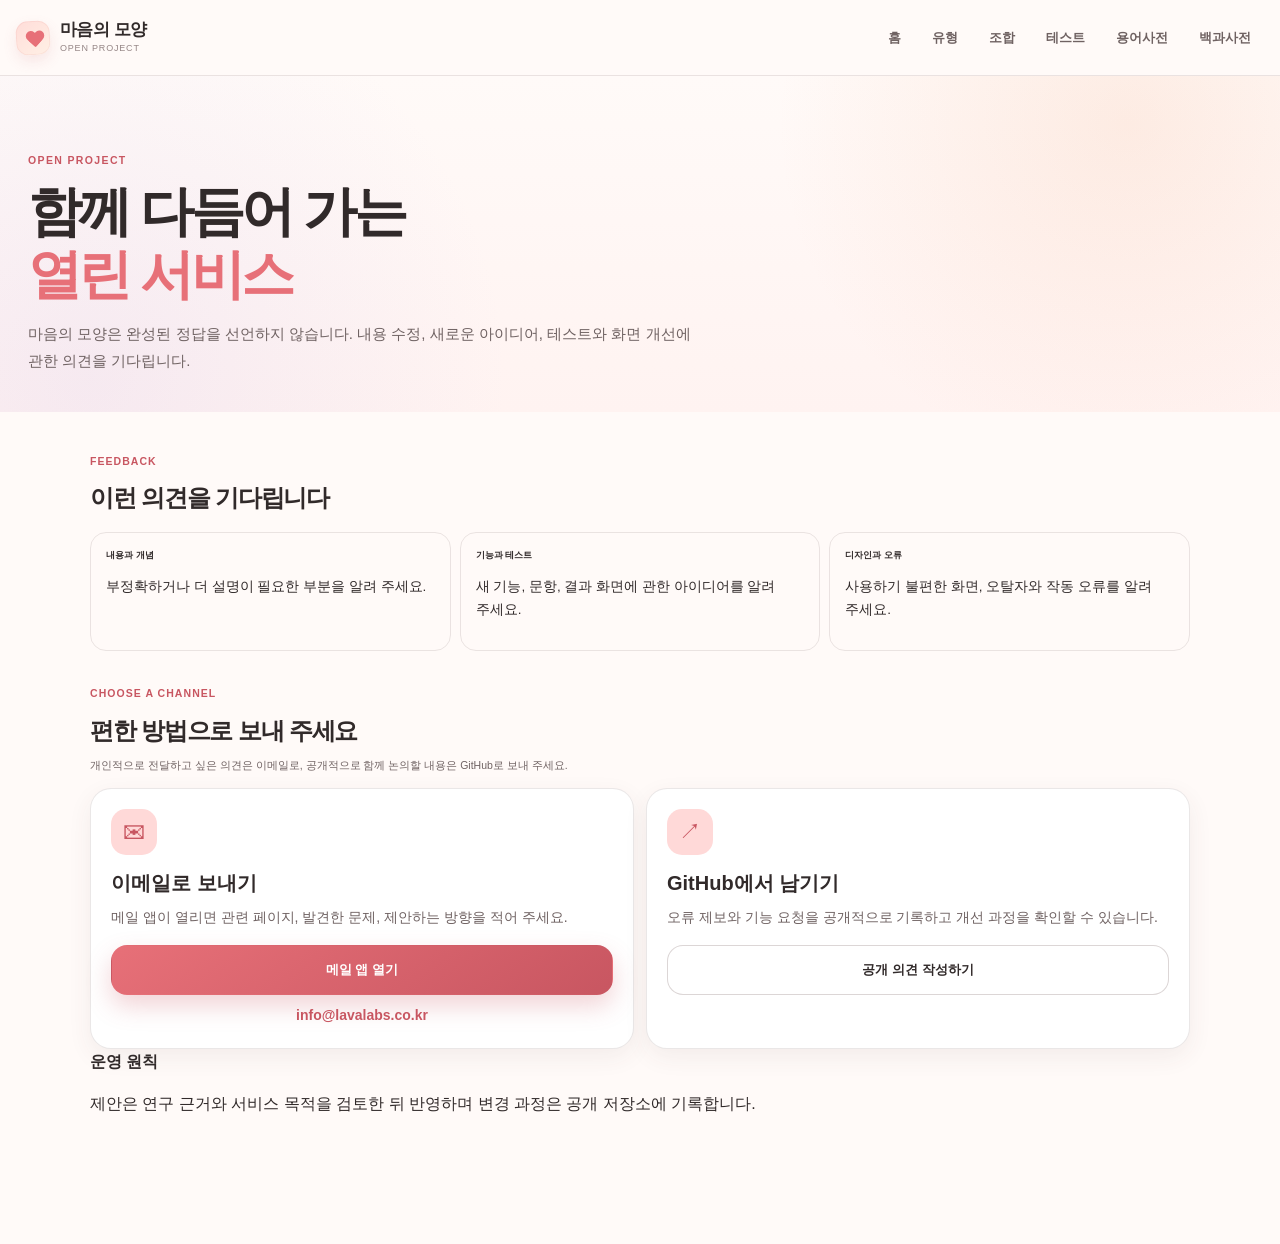
<file: feedback.html>
<!doctype html>
<html lang="ko">
<head>
<meta charset="utf-8">
<meta name="viewport" content="width=device-width,initial-scale=1,viewport-fit=cover">
<title>열린 프로젝트 · 마음의 모양</title>
<link rel="icon" href="assets/icon.svg" type="image/svg+xml">
<link rel="stylesheet" href="styles.css">
<link rel="stylesheet" href="site.css">
<link rel="stylesheet" href="content-pages.css">
<link rel="stylesheet" href="readability.css">
<link rel="stylesheet" href="personalization.css">
<link rel="canonical" href="https://shape-of-heart.lavalabs.co.kr/feedback.html">
<meta property="og:url" content="https://shape-of-heart.lavalabs.co.kr/feedback.html">
<meta name="twitter:card" content="summary_large_image">
</head>
<body class="site-page content-page">
<header class="site-header"><div class="site-header-left"><a class="brand" href="./"><span class="brand-mark"><span></span></span><span class="brand-copy"><strong>마음의 모양</strong><small>Open Project</small></span></a></div><nav class="site-desktop-nav"><a href="./">홈</a><a href="types.html">유형</a><a href="pairings.html">조합</a><a href="tests.html">테스트</a><a href="glossary.html">용어사전</a><a href="encyclopedia.html">백과사전</a></nav></header>
<main id="main">
<section class="content-hero"><span>OPEN PROJECT</span><h1>함께 다듬어 가는<br><em>열린 서비스</em></h1><p>마음의 모양은 완성된 정답을 선언하지 않습니다. 내용 수정, 새로운 아이디어, 테스트와 화면 개선에 관한 의견을 기다립니다.</p></section>
<div class="content-wrap">
<section class="section-block"><div class="section-block-head"><span>FEEDBACK</span><h2>이런 의견을 기다립니다</h2></div><div class="profile-list-grid"><article class="profile-list-card"><h3>내용과 개념</h3><p>부정확하거나 더 설명이 필요한 부분을 알려 주세요.</p></article><article class="profile-list-card"><h3>기능과 테스트</h3><p>새 기능, 문항, 결과 화면에 관한 아이디어를 알려 주세요.</p></article><article class="profile-list-card"><h3>디자인과 오류</h3><p>사용하기 불편한 화면, 오탈자와 작동 오류를 알려 주세요.</p></article></div></section>
<section class="section-block" id="email-feedback-channel"><div class="section-block-head"><span>CHOOSE A CHANNEL</span><h2>편한 방법으로 보내 주세요</h2><p>개인적으로 전달하고 싶은 의견은 이메일로, 공개적으로 함께 논의할 내용은 GitHub로 보내 주세요.</p></div><div class="feedback-channel-grid"><article class="feedback-channel"><span class="feedback-channel-icon">✉</span><h3>이메일로 보내기</h3><p>메일 앱이 열리면 관련 페이지, 발견한 문제, 제안하는 방향을 적어 주세요.</p><a class="button button-primary" href="mailto:info&#64;lavalabs.co.kr?subject=%5B%EB%A7%88%EC%9D%8C%EC%9D%98%20%EB%AA%A8%EC%96%91%20%EC%9D%98%EA%B2%AC%5D">메일 앱 열기</a><p class="feedback-email-address">info&#64;lavalabs.co.kr</p></article><article class="feedback-channel"><span class="feedback-channel-icon">↗</span><h3>GitHub에서 남기기</h3><p>오류 제보와 기능 요청을 공개적으로 기록하고 개선 과정을 확인할 수 있습니다.</p><a class="button button-ghost" href="https://github.com/kyungminkim11/shape-of-heart/issues/new/choose" target="_blank" rel="noopener noreferrer">공개 의견 작성하기</a></article></div></section>
<aside class="precision-note"><b>운영 원칙</b><p>제안은 연구 근거와 서비스 목적을 검토한 뒤 반영하며 변경 과정은 공개 저장소에 기록합니다.</p></aside>
</div>
</main>
<script src="site-enhancements.js" defer></script>
</body>
</html>
</file>
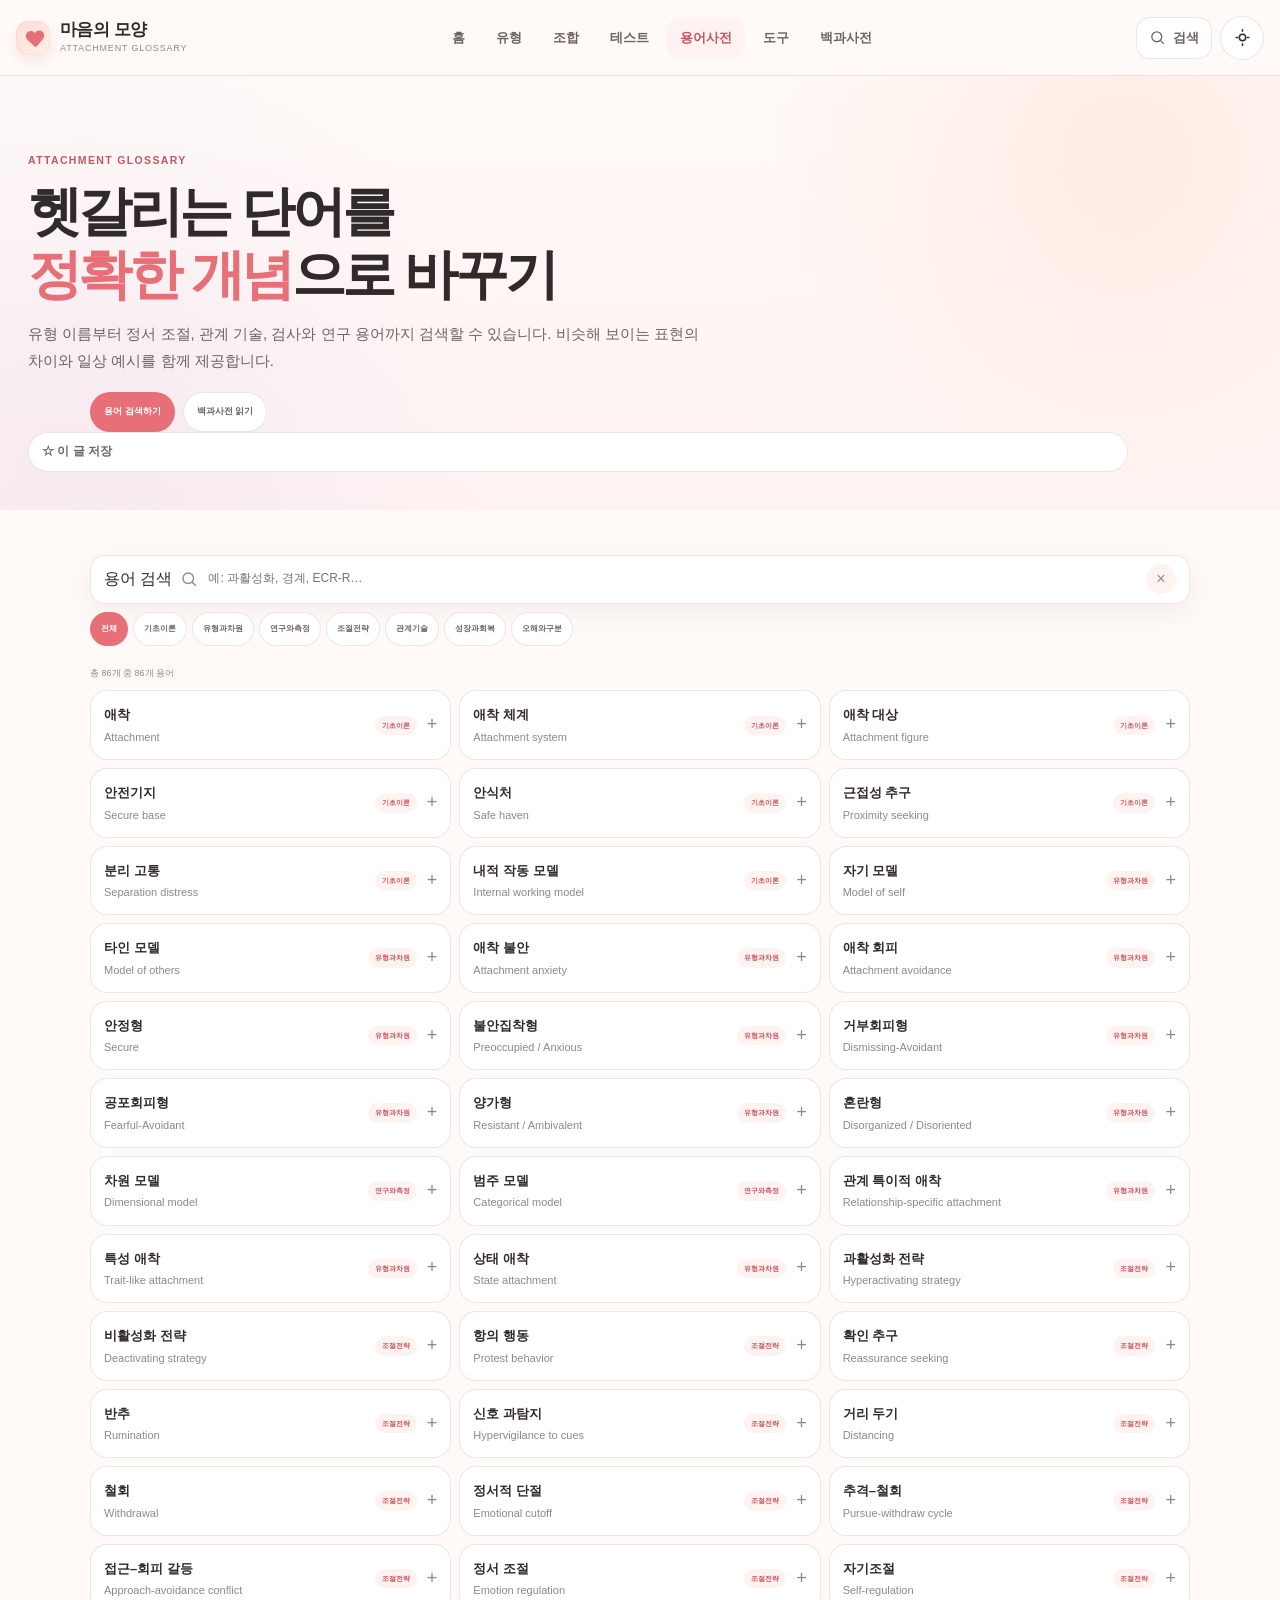
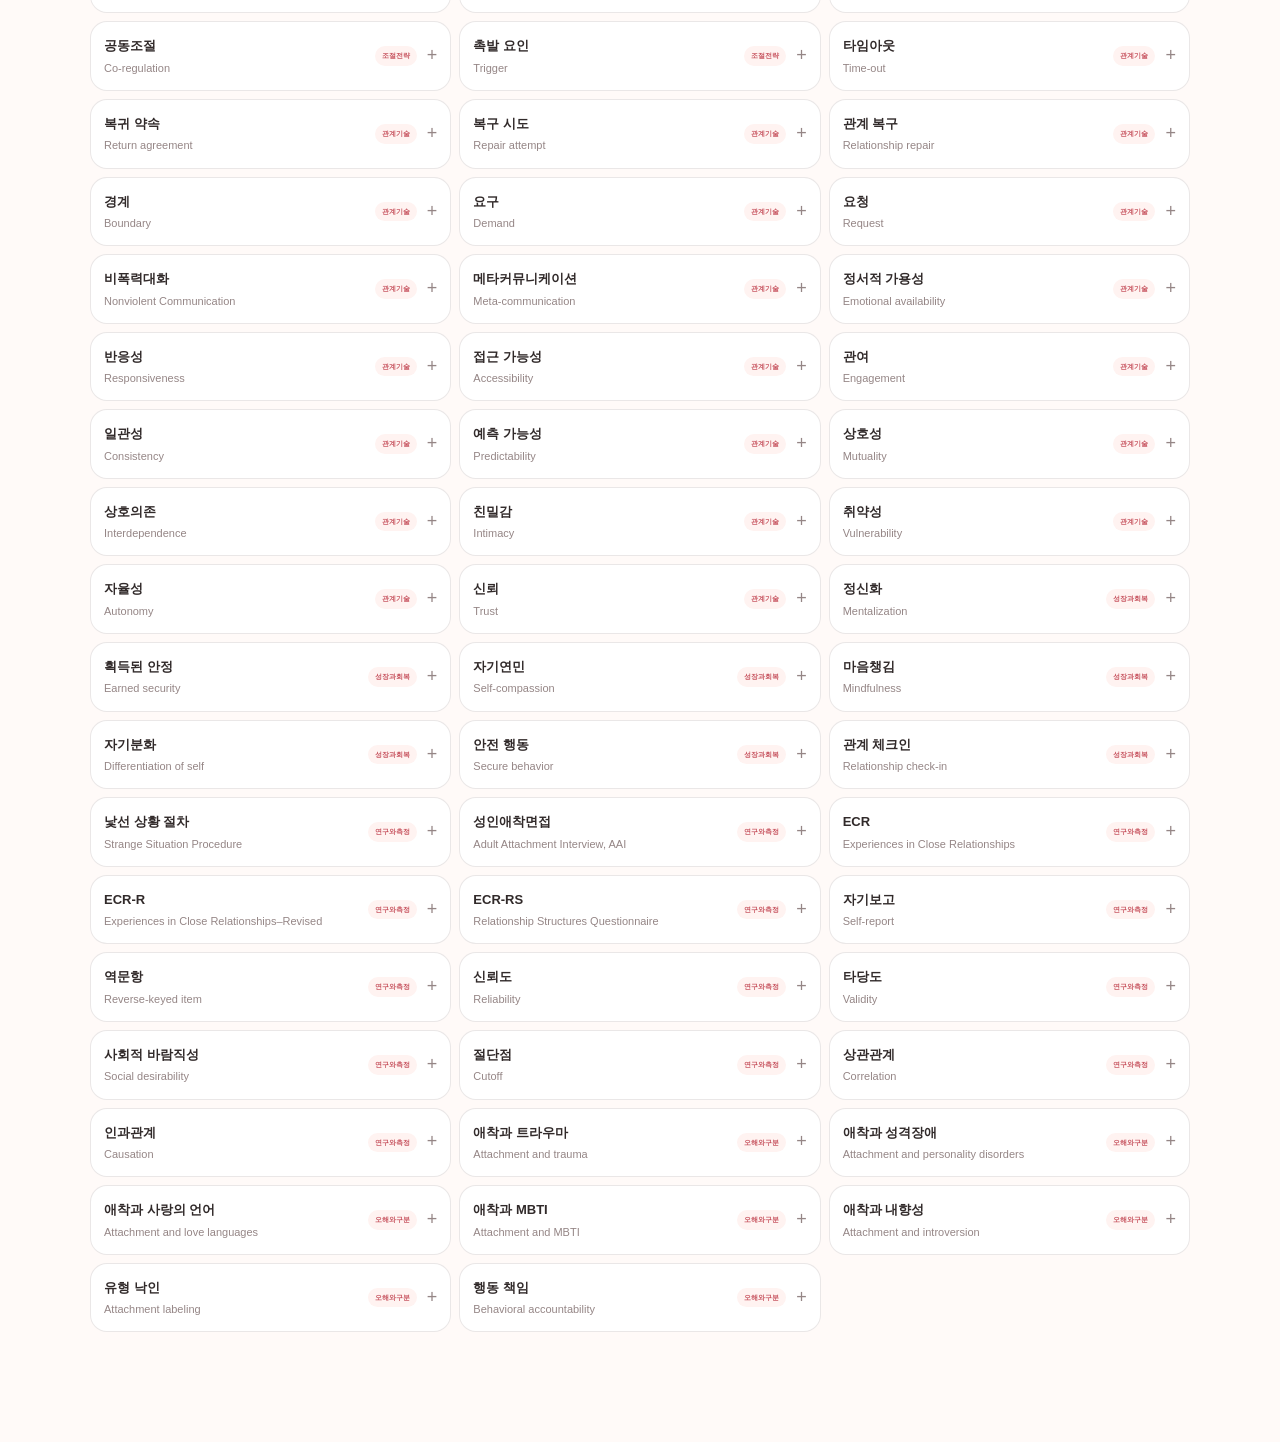
<file: glossary.html>
<!doctype html>
<html lang="ko">
<head>
  <meta charset="utf-8">
  <meta name="viewport" content="width=device-width, initial-scale=1, viewport-fit=cover">
  <meta name="theme-color" content="#fff8f6">
  <meta name="color-scheme" content="light dark">
  <meta name="description" content="애착 이론, 관계 조절, 의사소통, 측정과 연구의 핵심 용어를 검색하고 정확한 의미를 확인하세요.">
  <title>애착 용어 사전 · 마음의 모양</title>
  <link rel="icon" href="assets/icon.svg" type="image/svg+xml">
  <link rel="stylesheet" href="styles.css">
  <link rel="stylesheet" href="site.css">
  <link rel="stylesheet" href="content-pages.css">
  <script>try{const s=localStorage.getItem('soh-theme');if(s==='dark'||(!s&&matchMedia('(prefers-color-scheme: dark)').matches))document.documentElement.dataset.theme='dark'}catch(_){}</script>
  <link rel="stylesheet" href="readability.css">
  <link rel="stylesheet" href="personalization.css">
  <link rel="canonical" href="https://shape-of-heart.lavalabs.co.kr/glossary.html">
  <meta property="og:url" content="https://shape-of-heart.lavalabs.co.kr/glossary.html">
  <meta name="twitter:card" content="summary_large_image">
</head>
<body class="site-page content-page">
  <a class="skip-link" href="#main">본문으로 바로가기</a>
  <header class="site-header">
    <div class="site-header-left"><button class="site-menu-button" id="menuButton" type="button" aria-label="전체 메뉴 열기" aria-expanded="false"><svg viewBox="0 0 24 24"><path d="M4 7h16M4 12h16M4 17h16"/></svg></button><a class="brand" href="./"><span class="brand-mark"><span></span></span><span class="brand-copy"><strong>마음의 모양</strong><small>Attachment Glossary</small></span></a></div>
    <nav class="site-desktop-nav"><a href="./">홈</a><a href="types.html">유형</a><a href="pairings.html">조합</a><a href="tests.html">테스트</a><a href="glossary.html" class="active">용어사전</a><a href="encyclopedia.html">백과사전</a></nav>
    <div class="site-header-actions"><button class="site-search-button" id="searchButton" type="button"><svg viewBox="0 0 24 24"><circle cx="11" cy="11" r="7"/><path d="m16 16 5 5"/></svg><span>검색</span></button><button class="icon-button" id="themeToggle" type="button"><svg class="sun-icon" viewBox="0 0 24 24"><circle cx="12" cy="12" r="4"/><path d="M12 2v2M12 20v2M4 12h2M18 12h2"/></svg><svg class="moon-icon" viewBox="0 0 24 24"><path d="M20.5 14.2A8.5 8.5 0 0 1 9.8 3.5a8.5 8.5 0 1 0 10.7 10.7Z"/></svg></button></div>
  </header>

  <div class="site-overlay" id="siteOverlay"></div>
  <aside class="site-sidebar" id="siteSidebar"><div class="sidebar-top"><a class="brand" href="./"><span class="brand-mark"><span></span></span><span class="brand-copy"><strong>마음의 모양</strong><small>Information Hub</small></span></a><button class="sidebar-close" id="sidebarClose" type="button">×</button></div><div class="sidebar-group"><span class="sidebar-label">MAIN</span><a href="./">홈</a><a href="tests.html">유형 테스트</a></div><div class="sidebar-group"><span class="sidebar-label">LEARN</span><a href="types.html">유형별 특징</a><a href="pairings.html">16가지 조합</a><a href="glossary.html" class="active">용어 사전</a><a href="encyclopedia.html">애착 백과사전</a></div></aside>

  <main id="main">
    <section class="content-hero">
      <span>ATTACHMENT GLOSSARY</span>
      <h1>헷갈리는 단어를<br><em>정확한 개념</em>으로 바꾸기</h1>
      <p>유형 이름부터 정서 조절, 관계 기술, 검사와 연구 용어까지 검색할 수 있습니다. 비슷해 보이는 표현의 차이와 일상 예시를 함께 제공합니다.</p>
      <div class="content-hero-actions"><a href="#dictionary">용어 검색하기</a><a href="encyclopedia.html">백과사전 읽기</a></div>
    </section>

    <div class="content-wrap">
      <section class="section-block" id="dictionary">
        <div class="glossary-page-tools">
          <label class="dictionary-search"><span class="sr-only">용어 검색</span><svg viewBox="0 0 24 24"><circle cx="11" cy="11" r="7"/><path d="m16 16 5 5"/></svg><input id="dictionarySearch" type="search" placeholder="예: 과활성화, 경계, ECR-R…" autocomplete="off"><button id="dictionaryClear" type="button" aria-label="검색어 지우기">×</button></label>
          <div class="dictionary-filters" id="dictionaryFilters" aria-label="용어 범주 필터"></div>
        </div>
        <p class="dictionary-count" id="dictionaryCount"></p>
        <div class="dictionary-grid" id="dictionaryGrid"></div>
        <div class="dictionary-empty" id="dictionaryEmpty" hidden>일치하는 용어가 없습니다. 더 짧은 단어로 검색해 보세요.</div>
      </section>
    </div>
  </main>

  <nav class="site-bottom-nav" aria-label="모바일 메뉴"><a href="./"><svg viewBox="0 0 24 24"><path d="m4 10 8-6 8 6v9H4Z"/></svg><span>홈</span></a><a href="types.html"><svg viewBox="0 0 24 24"><path d="M12 20S4 15.5 4 9.5A4.5 4.5 0 0 1 12 6a4.5 4.5 0 0 1 8 3.5C20 15.5 12 20 12 20Z"/></svg><span>유형</span></a><a href="tests.html"><svg viewBox="0 0 24 24"><path d="M9 4h6l1 3h3v13H5V7h3Z"/></svg><span>테스트</span></a><a href="pairings.html"><svg viewBox="0 0 24 24"><path d="M8 13a4 4 0 1 1 0-8 4 4 0 0 1 0 8Zm8 6a4 4 0 1 1 0-8 4 4 0 0 1 0 8Z"/></svg><span>조합</span></a><a href="encyclopedia.html" class="active"><svg viewBox="0 0 24 24"><path d="M5 4h10a3 3 0 0 1 3 3v13H8a3 3 0 0 1-3-3Z"/></svg><span>백과</span></a></nav>

  <div class="site-search-modal" id="searchModal" role="dialog" aria-modal="true"><div class="search-modal-inner"><div class="search-modal-top"><input class="search-modal-input" id="siteSearchInput" type="search" placeholder="유형, 조합, 용어 검색"><button class="search-modal-close" id="searchClose" type="button">×</button></div><div class="search-results" id="siteSearchResults"></div></div></div>
  <script src="content-data.js"></script>
  <script src="glossary.js"></script>
  <script src="site.js"></script>
  <script src="site-enhancements.js" defer></script>
</body>
</html>
</file>
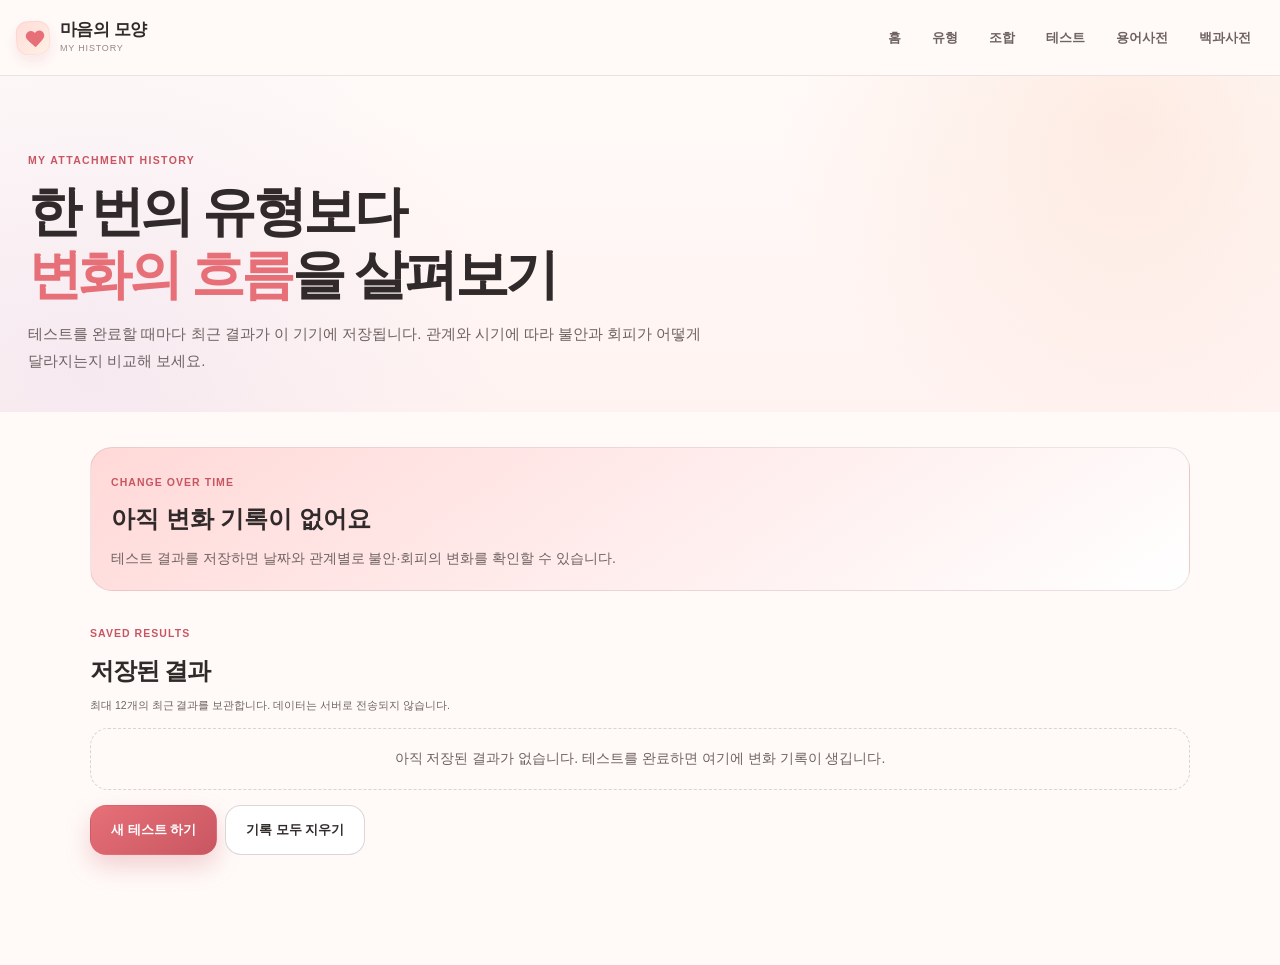
<file: history.html>
<!doctype html>
<html lang="ko">
<head>
  <meta charset="utf-8">
  <meta name="viewport" content="width=device-width,initial-scale=1,viewport-fit=cover">
  <meta name="theme-color" content="#fff8f6">
  <meta name="color-scheme" content="light dark">
  <meta name="description" content="이 기기에 저장된 마음의 모양 애착 자기점검 결과를 날짜와 관계별로 비교합니다.">
  <title>나의 변화 기록 · 마음의 모양</title>
  <link rel="icon" href="assets/icon.svg" type="image/svg+xml">
  <link rel="stylesheet" href="styles.css">
  <link rel="stylesheet" href="site.css">
  <link rel="stylesheet" href="content-pages.css">
  <link rel="stylesheet" href="readability.css">
  <link rel="stylesheet" href="personalization.css">
  <link rel="canonical" href="https://shape-of-heart.lavalabs.co.kr/history.html">
  <meta property="og:url" content="https://shape-of-heart.lavalabs.co.kr/history.html">
  <meta name="twitter:card" content="summary_large_image">
</head>
<body class="site-page content-page history-page">
  <a class="skip-link" href="#main">본문으로 바로가기</a>
  <header class="site-header">
    <div class="site-header-left"><a class="brand" href="./"><span class="brand-mark"><span></span></span><span class="brand-copy"><strong>마음의 모양</strong><small>My History</small></span></a></div>
    <nav class="site-desktop-nav"><a href="./">홈</a><a href="types.html">유형</a><a href="pairings.html">조합</a><a href="tests.html">테스트</a><a href="glossary.html">용어사전</a><a href="encyclopedia.html">백과사전</a></nav>
  </header>
  <main id="main">
    <section class="content-hero">
      <span>MY ATTACHMENT HISTORY</span>
      <h1>한 번의 유형보다<br><em>변화의 흐름</em>을 살펴보기</h1>
      <p>테스트를 완료할 때마다 최근 결과가 이 기기에 저장됩니다. 관계와 시기에 따라 불안과 회피가 어떻게 달라지는지 비교해 보세요.</p>
    </section>
    <div class="content-wrap">
      <section class="section-block" id="trendSummary"></section>
      <section class="section-block">
        <div class="section-block-head"><span>SAVED RESULTS</span><h2>저장된 결과</h2><p>최대 12개의 최근 결과를 보관합니다. 데이터는 서버로 전송되지 않습니다.</p></div>
        <div class="history-grid" id="historyGrid"></div>
        <div class="empty-personal" id="historyEmpty" hidden>아직 저장된 결과가 없습니다. 테스트를 완료하면 여기에 변화 기록이 생깁니다.</div>
        <div class="history-actions"><a class="button button-primary" href="tests.html">새 테스트 하기</a><button class="button button-ghost" type="button" id="clearHistory">기록 모두 지우기</button></div>
      </section>
    </div>
  </main>
  <script src="history.js"></script>
  <script src="site-enhancements.js"></script>
</body>
</html>
</file>
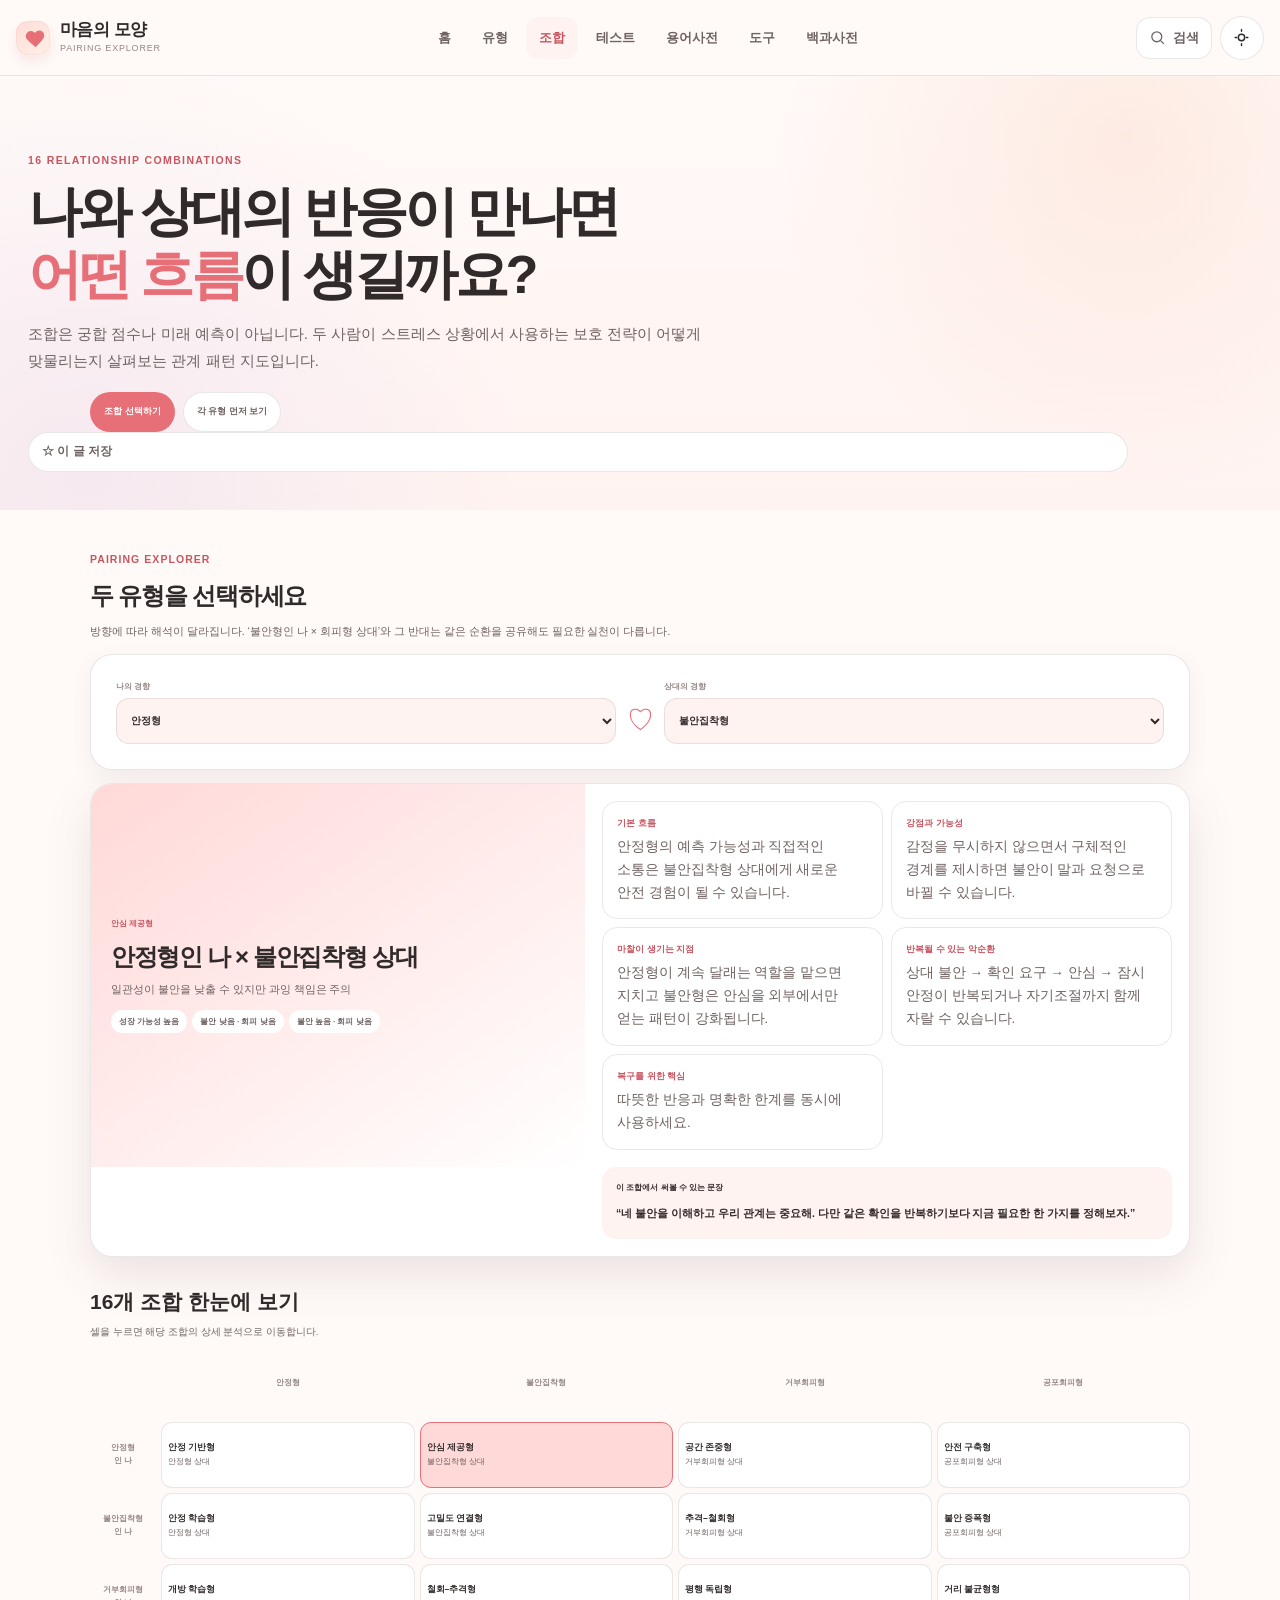
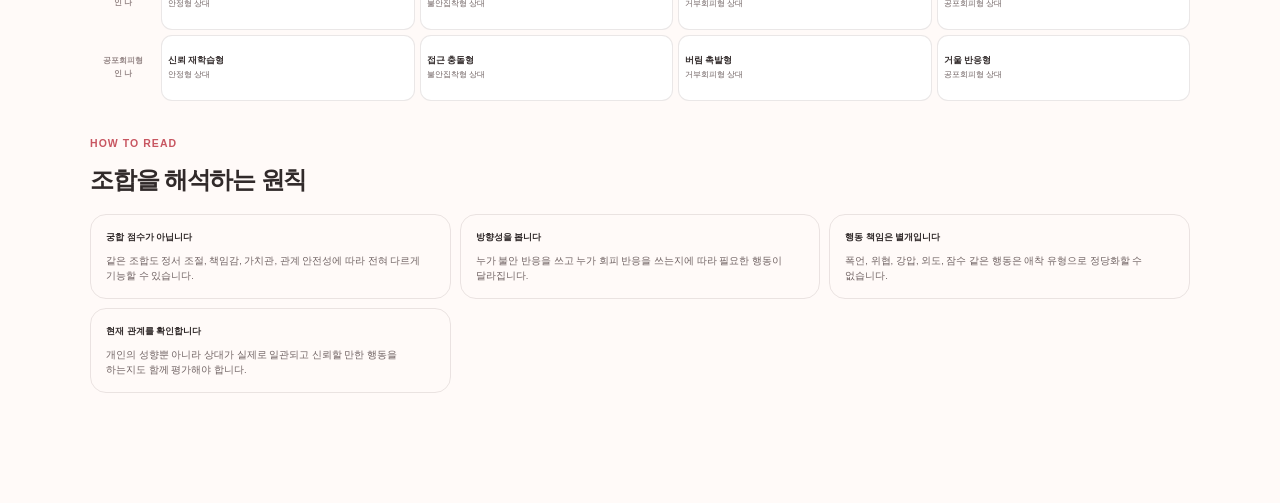
<file: pairings.html>
<!doctype html>
<html lang="ko">
<head>
  <meta charset="utf-8">
  <meta name="viewport" content="width=device-width, initial-scale=1, viewport-fit=cover">
  <meta name="theme-color" content="#fff8f6">
  <meta name="color-scheme" content="light dark">
  <meta name="description" content="안정형, 불안집착형, 거부회피형, 공포회피형이 서로 만났을 때 나타날 수 있는 16가지 관계 조합을 분석합니다.">
  <title>애착 유형 16가지 조합 · 마음의 모양</title>
  <link rel="icon" href="assets/icon.svg" type="image/svg+xml">
  <link rel="stylesheet" href="styles.css">
  <link rel="stylesheet" href="site.css">
  <link rel="stylesheet" href="content-pages.css">
  <script>try{const s=localStorage.getItem('soh-theme');if(s==='dark'||(!s&&matchMedia('(prefers-color-scheme: dark)').matches))document.documentElement.dataset.theme='dark'}catch(_){}</script>
  <link rel="stylesheet" href="readability.css">
  <link rel="stylesheet" href="personalization.css">
  <link rel="canonical" href="https://shape-of-heart.lavalabs.co.kr/pairings.html">
  <meta property="og:url" content="https://shape-of-heart.lavalabs.co.kr/pairings.html">
  <meta name="twitter:card" content="summary_large_image">
</head>
<body class="site-page content-page">
  <a class="skip-link" href="#main">본문으로 바로가기</a>
  <header class="site-header">
    <div class="site-header-left">
      <button class="site-menu-button" id="menuButton" type="button" aria-label="전체 메뉴 열기" aria-expanded="false"><svg viewBox="0 0 24 24" aria-hidden="true"><path d="M4 7h16M4 12h16M4 17h16"/></svg></button>
      <a class="brand" href="./"><span class="brand-mark" aria-hidden="true"><span></span></span><span class="brand-copy"><strong>마음의 모양</strong><small>Pairing Explorer</small></span></a>
    </div>
    <nav class="site-desktop-nav" aria-label="주요 메뉴"><a href="./">홈</a><a href="types.html">유형</a><a href="pairings.html" class="active">조합</a><a href="tests.html">테스트</a><a href="glossary.html">용어사전</a><a href="encyclopedia.html">백과사전</a></nav>
    <div class="site-header-actions">
      <button class="site-search-button" id="searchButton" type="button"><svg viewBox="0 0 24 24" aria-hidden="true"><circle cx="11" cy="11" r="7"/><path d="m16 16 5 5"/></svg><span>검색</span></button>
      <button class="icon-button" id="themeToggle" type="button" aria-label="화면 테마 변경"><svg class="sun-icon" viewBox="0 0 24 24" aria-hidden="true"><circle cx="12" cy="12" r="4"/><path d="M12 2v2M12 20v2M4 12h2M18 12h2"/></svg><svg class="moon-icon" viewBox="0 0 24 24" aria-hidden="true"><path d="M20.5 14.2A8.5 8.5 0 0 1 9.8 3.5a8.5 8.5 0 1 0 10.7 10.7Z"/></svg></button>
    </div>
  </header>

  <div class="site-overlay" id="siteOverlay"></div>
  <aside class="site-sidebar" id="siteSidebar" aria-label="전체 메뉴">
    <div class="sidebar-top"><a class="brand" href="./"><span class="brand-mark" aria-hidden="true"><span></span></span><span class="brand-copy"><strong>마음의 모양</strong><small>Information Hub</small></span></a><button class="sidebar-close" id="sidebarClose" type="button" aria-label="메뉴 닫기">×</button></div>
    <div class="sidebar-group"><span class="sidebar-label">MAIN</span><a href="./">홈</a><a href="tests.html">유형 테스트</a></div>
    <div class="sidebar-group"><span class="sidebar-label">LEARN</span><a href="types.html">유형별 특징</a><a href="pairings.html" class="active">16가지 조합</a><a href="glossary.html">용어 사전</a><a href="encyclopedia.html">애착 백과사전</a></div>
  </aside>

  <main id="main">
    <section class="content-hero">
      <span>16 RELATIONSHIP COMBINATIONS</span>
      <h1>나와 상대의 반응이 만나면<br><em>어떤 흐름</em>이 생길까요?</h1>
      <p>조합은 궁합 점수나 미래 예측이 아닙니다. 두 사람이 스트레스 상황에서 사용하는 보호 전략이 어떻게 맞물리는지 살펴보는 관계 패턴 지도입니다.</p>
      <div class="content-hero-actions"><a href="#explorer">조합 선택하기</a><a href="types.html">각 유형 먼저 보기</a></div>
    </section>

    <div class="content-wrap">
      <section class="section-block" id="explorer">
        <div class="section-block-head"><span>PAIRING EXPLORER</span><h2>두 유형을 선택하세요</h2><p>방향에 따라 해석이 달라집니다. ‘불안형인 나 × 회피형 상대’와 그 반대는 같은 순환을 공유해도 필요한 실천이 다릅니다.</p></div>
        <div class="pair-tool">
          <div class="pair-selectors"><label><span>나의 경향</span><select id="myType" aria-label="나의 애착 경향"></select></label><span class="pair-heart" aria-hidden="true">♡</span><label><span>상대의 경향</span><select id="partnerType" aria-label="상대의 애착 경향"></select></label></div>
        </div>
        <div class="pair-result" id="pairResult" aria-live="polite"></div>
      </section>

      <section class="section-block">
        <div class="pair-matrix-title"><h2>16개 조합 한눈에 보기</h2><p>셀을 누르면 해당 조합의 상세 분석으로 이동합니다.</p></div>
        <div class="full-pair-matrix" id="pairMatrix" aria-label="애착 유형 16가지 조합표"></div>
      </section>

      <section class="section-block">
        <div class="section-block-head"><span>HOW TO READ</span><h2>조합을 해석하는 원칙</h2></div>
        <div class="profile-list-grid">
          <article class="profile-list-card"><h3>궁합 점수가 아닙니다</h3><p style="margin:0;color:var(--text-soft);font-size:9.5px;line-height:1.6">같은 조합도 정서 조절, 책임감, 가치관, 관계 안전성에 따라 전혀 다르게 기능할 수 있습니다.</p></article>
          <article class="profile-list-card"><h3>방향성을 봅니다</h3><p style="margin:0;color:var(--text-soft);font-size:9.5px;line-height:1.6">누가 불안 반응을 쓰고 누가 회피 반응을 쓰는지에 따라 필요한 행동이 달라집니다.</p></article>
          <article class="profile-list-card"><h3>행동 책임은 별개입니다</h3><p style="margin:0;color:var(--text-soft);font-size:9.5px;line-height:1.6">폭언, 위협, 강압, 외도, 잠수 같은 행동은 애착 유형으로 정당화할 수 없습니다.</p></article>
          <article class="profile-list-card"><h3>현재 관계를 확인합니다</h3><p style="margin:0;color:var(--text-soft);font-size:9.5px;line-height:1.6">개인의 성향뿐 아니라 상대가 실제로 일관되고 신뢰할 만한 행동을 하는지도 함께 평가해야 합니다.</p></article>
        </div>
      </section>
    </div>
  </main>

  <nav class="site-bottom-nav" aria-label="모바일 메뉴"><a href="./"><svg viewBox="0 0 24 24"><path d="m4 10 8-6 8 6v9H4Z"/></svg><span>홈</span></a><a href="types.html"><svg viewBox="0 0 24 24"><path d="M12 20S4 15.5 4 9.5A4.5 4.5 0 0 1 12 6a4.5 4.5 0 0 1 8 3.5C20 15.5 12 20 12 20Z"/></svg><span>유형</span></a><a href="tests.html"><svg viewBox="0 0 24 24"><path d="M9 4h6l1 3h3v13H5V7h3Z"/></svg><span>테스트</span></a><a href="pairings.html" class="active"><svg viewBox="0 0 24 24"><path d="M8 13a4 4 0 1 1 0-8 4 4 0 0 1 0 8Zm8 6a4 4 0 1 1 0-8 4 4 0 0 1 0 8Z"/></svg><span>조합</span></a><a href="encyclopedia.html"><svg viewBox="0 0 24 24"><path d="M5 4h10a3 3 0 0 1 3 3v13H8a3 3 0 0 1-3-3Z"/></svg><span>백과</span></a></nav>

  <div class="site-search-modal" id="searchModal" role="dialog" aria-modal="true"><div class="search-modal-inner"><div class="search-modal-top"><input class="search-modal-input" id="siteSearchInput" type="search" placeholder="유형, 조합, 용어 검색"><button class="search-modal-close" id="searchClose" type="button">×</button></div><div class="search-results" id="siteSearchResults"></div></div></div>
  <script src="content-data.js"></script>
  <script src="pairings.js"></script>
  <script src="site.js"></script>
  <script src="site-enhancements.js" defer></script>
</body>
</html>
</file>
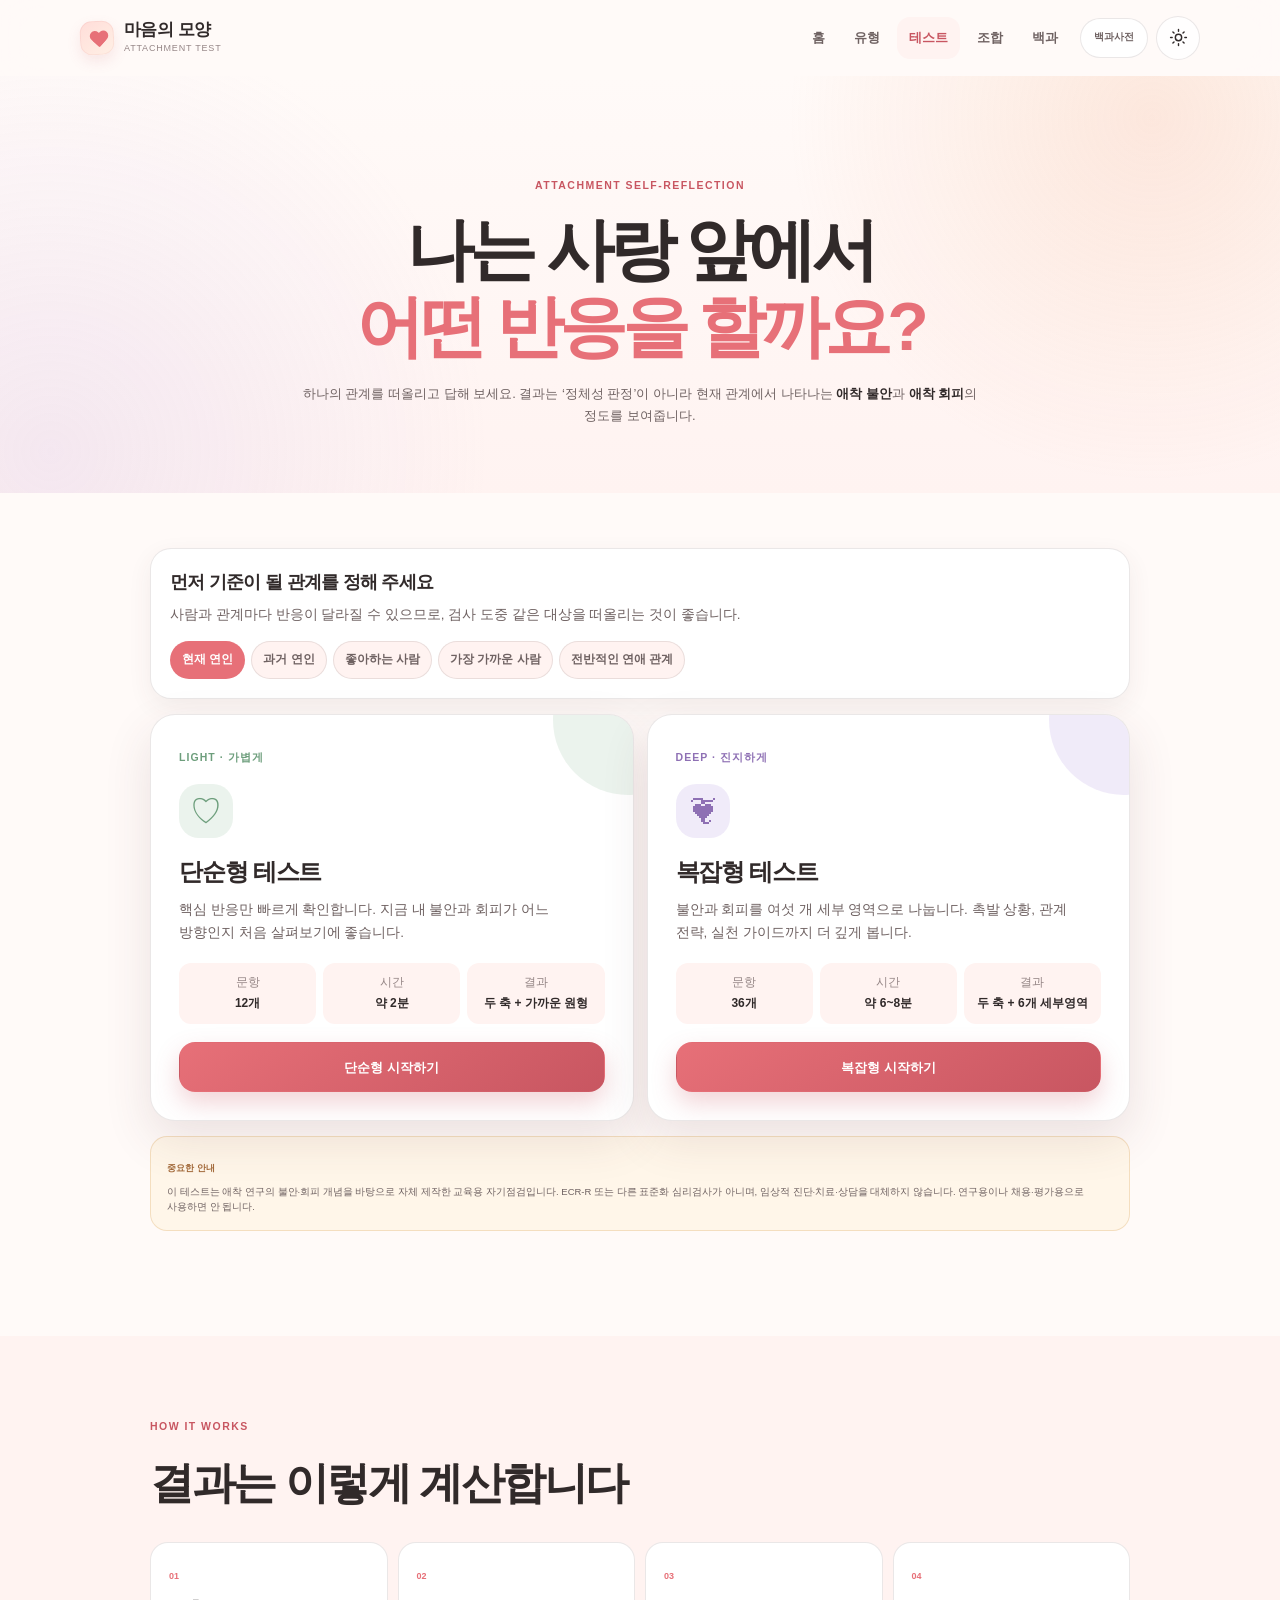
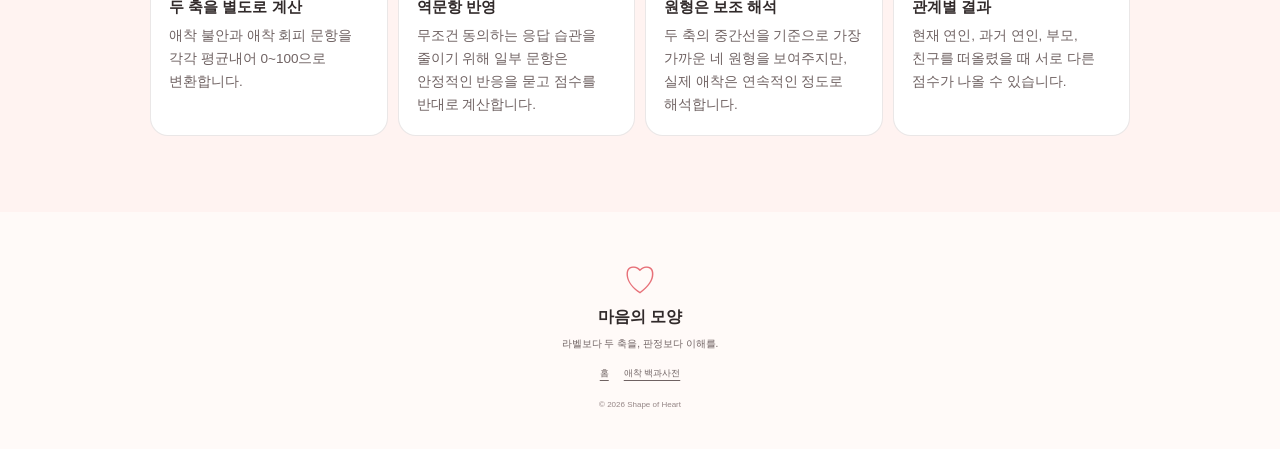
<file: tests.html>
<!doctype html>
<html lang="ko">
<head>
  <meta charset="utf-8">
  <meta name="viewport" content="width=device-width, initial-scale=1, viewport-fit=cover">
  <meta name="theme-color" content="#fff8f6">
  <meta name="color-scheme" content="light dark">
  <meta name="description" content="애착 불안과 회피를 살펴보는 단순형 12문항·복잡형 36문항 자기점검 테스트입니다.">
  <meta property="og:type" content="website">
  <meta property="og:title" content="애착 유형 테스트 · 마음의 모양">
  <meta property="og:description" content="가볍게 보는 12문항과 깊이 살펴보는 36문항으로 현재 관계 반응을 확인해 보세요.">
  <title>애착 유형 테스트 · 마음의 모양</title>
  <link rel="icon" href="assets/icon.svg" type="image/svg+xml">
  <link rel="stylesheet" href="styles.css">
  <link rel="stylesheet" href="tests.css">
  <script>
    try {
      const saved = localStorage.getItem('soh-theme');
      if (saved === 'dark' || (!saved && matchMedia('(prefers-color-scheme: dark)').matches)) document.documentElement.dataset.theme = 'dark';
    } catch (_) {}
  </script>
  <link rel="stylesheet" href="readability.css">
  <link rel="stylesheet" href="personalization.css">
  <link rel="canonical" href="https://shape-of-heart.lavalabs.co.kr/tests.html">
  <meta property="og:url" content="https://shape-of-heart.lavalabs.co.kr/tests.html">
  <meta name="twitter:card" content="summary_large_image">
</head>
<body class="tests-page">
  <a class="skip-link" href="#main">본문으로 바로가기</a>
  <header class="topbar" data-elevate>
    <a class="brand" href="./" aria-label="마음의 모양 홈">
      <span class="brand-mark" aria-hidden="true"><span></span></span>
      <span class="brand-copy"><strong>마음의 모양</strong><small>Attachment Test</small></span>
    </a>
    <div class="test-header-actions">
      <a href="encyclopedia.html" class="ency-link">백과사전</a>
      <button class="icon-button" id="themeToggle" type="button" aria-label="화면 테마 변경" aria-pressed="false">
        <svg class="sun-icon" viewBox="0 0 24 24" aria-hidden="true"><circle cx="12" cy="12" r="4"/><path d="M12 2v2M12 20v2M4.93 4.93l1.42 1.42M17.66 17.66l1.41 1.41M2 12h2M20 12h2M4.93 19.07l1.42-1.42M17.66 6.34l1.41-1.41"/></svg>
        <svg class="moon-icon" viewBox="0 0 24 24" aria-hidden="true"><path d="M20.5 14.2A8.5 8.5 0 0 1 9.8 3.5a8.5 8.5 0 1 0 10.7 10.7Z"/></svg>
      </button>
    </div>
  </header>

  <main id="main">
    <section class="test-hero">
      <div>
        <span class="test-kicker">ATTACHMENT SELF-REFLECTION</span>
        <h1>나는 사랑 앞에서<br><em>어떤 반응을 할까요?</em></h1>
        <p>하나의 관계를 떠올리고 답해 보세요. 결과는 ‘정체성 판정’이 아니라 현재 관계에서 나타나는 <strong>애착 불안</strong>과 <strong>애착 회피</strong>의 정도를 보여줍니다.</p>
      </div>
    </section>

    <section class="test-shell-section" id="testArea">
      <div class="context-card" id="contextCard">
        <h2>먼저 기준이 될 관계를 정해 주세요</h2>
        <p>사람과 관계마다 반응이 달라질 수 있으므로, 검사 도중 같은 대상을 떠올리는 것이 좋습니다.</p>
        <div class="context-options" role="radiogroup" aria-label="떠올릴 관계">
          <button type="button" data-context="현재 연인" aria-pressed="true">현재 연인</button>
          <button type="button" data-context="과거 연인" aria-pressed="false">과거 연인</button>
          <button type="button" data-context="좋아하는 사람" aria-pressed="false">좋아하는 사람</button>
          <button type="button" data-context="가장 가까운 사람" aria-pressed="false">가장 가까운 사람</button>
          <button type="button" data-context="전반적인 연애 관계" aria-pressed="false">전반적인 연애 관계</button>
        </div>
      </div>

      <div class="test-choice-grid" id="testChoice">
        <article class="test-choice quick-choice">
          <span class="choice-label">LIGHT · 가볍게</span>
          <div class="choice-icon">♡</div>
          <h2>단순형 테스트</h2>
          <p>핵심 반응만 빠르게 확인합니다. 지금 내 불안과 회피가 어느 방향인지 처음 살펴보기에 좋습니다.</p>
          <dl>
            <div><dt>문항</dt><dd>12개</dd></div>
            <div><dt>시간</dt><dd>약 2분</dd></div>
            <div><dt>결과</dt><dd>두 축 + 가까운 원형</dd></div>
          </dl>
          <button class="button button-primary" type="button" data-start="quick">단순형 시작하기</button>
        </article>

        <article class="test-choice deep-choice">
          <span class="choice-label">DEEP · 진지하게</span>
          <div class="choice-icon">❦</div>
          <h2>복잡형 테스트</h2>
          <p>불안과 회피를 여섯 개 세부 영역으로 나눕니다. 촉발 상황, 관계 전략, 실천 가이드까지 더 깊게 봅니다.</p>
          <dl>
            <div><dt>문항</dt><dd>36개</dd></div>
            <div><dt>시간</dt><dd>약 6~8분</dd></div>
            <div><dt>결과</dt><dd>두 축 + 6개 세부영역</dd></div>
          </dl>
          <button class="button button-primary" type="button" data-start="deep">복잡형 시작하기</button>
        </article>
      </div>

      <aside class="test-notice">
        <b>중요한 안내</b>
        <p>이 테스트는 애착 연구의 불안·회피 개념을 바탕으로 자체 제작한 교육용 자기점검입니다. ECR-R 또는 다른 표준화 심리검사가 아니며, 임상적 진단·치료·상담을 대체하지 않습니다. 연구용이나 채용·평가용으로 사용하면 안 됩니다.</p>
      </aside>

      <section class="test-runner" id="testRunner" hidden>
        <div class="runner-header">
          <button type="button" id="exitTest">← 나가기</button>
          <div><span id="modeName">단순형</span><b id="runnerCounter">1 / 12</b></div>
          <button type="button" id="saveExit">저장</button>
        </div>
        <div class="runner-progress" role="progressbar" aria-valuemin="1" aria-valuemax="12" aria-valuenow="1"><span id="runnerProgress"></span></div>
        <div class="context-reminder">떠올리는 관계 · <strong id="contextReminder">현재 연인</strong></div>
        <article class="runner-question">
          <small id="facetLabel">관계 반응</small>
          <h2 id="runnerQuestion"></h2>
          <p id="runnerHint"></p>
          <div class="runner-scale" id="runnerScale"></div>
        </article>
        <div class="runner-nav">
          <button type="button" id="prevQuestion">이전</button>
          <button type="button" id="nextQuestion" disabled>다음</button>
        </div>
      </section>

      <section class="test-result" id="testResult" hidden aria-live="polite">
        <div class="result-heading">
          <span id="resultModeBadge">단순형 결과</span>
          <h2 id="testResultTitle">안정형 원형에 가까운 반응</h2>
          <p id="testResultIntro"></p>
        </div>

        <div class="result-dashboard">
          <div class="result-map matrix" id="testResultMatrix" role="img" aria-label="애착 불안과 회피 결과 좌표">
            <span class="matrix-label top-left">불안집착</span>
            <span class="matrix-label top-right">공포회피</span>
            <span class="matrix-label bottom-left">안정</span>
            <span class="matrix-label bottom-right">거부회피</span>
            <span class="matrix-dot" id="testResultDot" aria-hidden="true"></span>
          </div>
          <div class="axis-results">
            <article>
              <div><span>애착 불안</span><b id="anxietyScore">0</b></div>
              <div class="score-bar"><i id="anxietyBar"></i></div>
              <p id="anxietyInterpretation"></p>
            </article>
            <article>
              <div><span>애착 회피</span><b id="avoidanceScore">0</b></div>
              <div class="score-bar"><i id="avoidanceBar"></i></div>
              <p id="avoidanceInterpretation"></p>
            </article>
          </div>
        </div>

        <section class="facet-results" id="facetResults" hidden>
          <div class="subsection-heading">
            <span>DETAILED PATTERN</span>
            <h3>세부 반응 영역</h3>
            <p>점수가 높을수록 해당 반응이 최근 떠올린 관계에서 더 자주 나타났다는 뜻입니다.</p>
          </div>
          <div id="facetGrid" class="facet-grid"></div>
          <div class="clarity-card">
            <div><span>응답 패턴 선명도</span><b id="clarityValue">보통</b></div>
            <p id="clarityText"></p>
          </div>
        </section>

        <section class="result-reading">
          <article><small>내면에서 일어날 수 있는 일</small><p id="innerPattern"></p></article>
          <article><small>관계에서 보일 수 있는 반응</small><p id="behaviorPattern"></p></article>
          <article><small>강점으로 사용할 수 있는 부분</small><p id="strengthPattern"></p></article>
          <article><small>주의해서 볼 부분</small><p id="riskPattern"></p></article>
          <article><small>지금 해볼 작은 연습</small><p id="practicePattern"></p></article>
        </section>

        <aside class="result-boundary">
          <b>이 결과가 확정하지 않는 것</b>
          <p>성격 전체, 어린 시절의 원인, 상대의 유형, 관계의 성공 가능성, 정신질환 여부를 판정하지 않습니다. 점수의 50점은 임상적 기준이 아니라 네 원형을 설명하기 위한 교육용 중간선입니다.</p>
        </aside>

        <div class="result-buttons">
          <button class="button button-primary" type="button" id="shareTestResult">결과 공유하기</button>
          <button class="button button-ghost" type="button" id="retrySame">같은 테스트 다시 하기</button>
          <button class="button button-ghost" type="button" id="chooseOther">다른 테스트 선택</button>
          <a class="button button-ghost" href="encyclopedia.html">유형·조합 자세히 보기</a>
        </div>
        <p class="result-date" id="resultDate"></p>
      </section>
    </section>

    <section class="method-section">
      <div>
        <span class="test-kicker">HOW IT WORKS</span>
        <h2>결과는 이렇게 계산합니다</h2>
        <div class="method-grid">
          <article><b>01</b><h3>두 축을 별도로 계산</h3><p>애착 불안과 애착 회피 문항을 각각 평균내어 0~100으로 변환합니다.</p></article>
          <article><b>02</b><h3>역문항 반영</h3><p>무조건 동의하는 응답 습관을 줄이기 위해 일부 문항은 안정적인 반응을 묻고 점수를 반대로 계산합니다.</p></article>
          <article><b>03</b><h3>원형은 보조 해석</h3><p>두 축의 중간선을 기준으로 가장 가까운 네 원형을 보여주지만, 실제 애착은 연속적인 정도로 해석합니다.</p></article>
          <article><b>04</b><h3>관계별 결과</h3><p>현재 연인, 과거 연인, 부모, 친구를 떠올렸을 때 서로 다른 점수가 나올 수 있습니다.</p></article>
        </div>
      </div>
    </section>
  </main>

  <footer class="test-footer">
    <div class="footer-heart" aria-hidden="true">♡</div>
    <strong>마음의 모양</strong>
    <p>라벨보다 두 축을, 판정보다 이해를.</p>
    <nav><a href="./">홈</a><a href="encyclopedia.html">애착 백과사전</a></nav>
    <small>© <span id="currentYear"></span> Shape of Heart</small>
  </footer>

  <div class="toast" id="toast" role="status" aria-live="polite"></div>
  <script src="tests.js" defer></script>
  <script src="site-enhancements.js" defer></script>
  <script src="test-enhancements.js" defer></script>
</body>
</html>
</file>
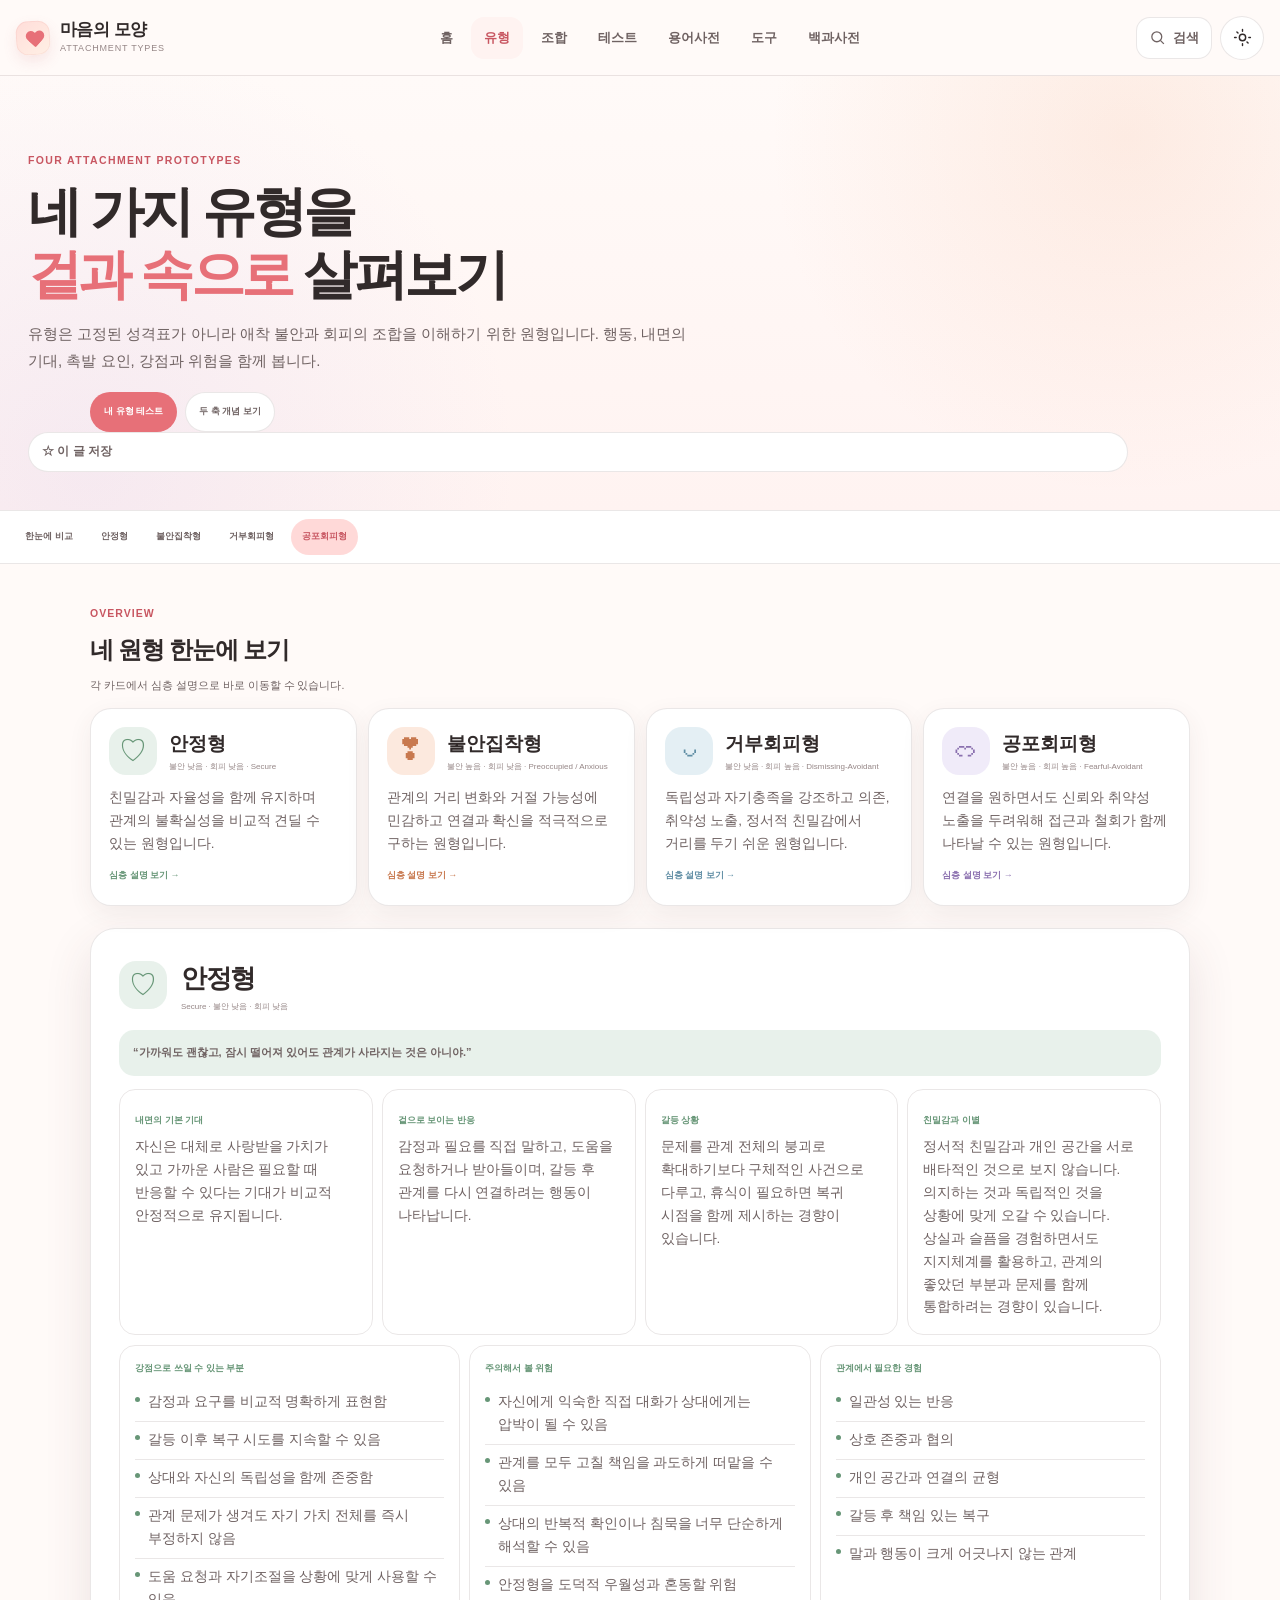
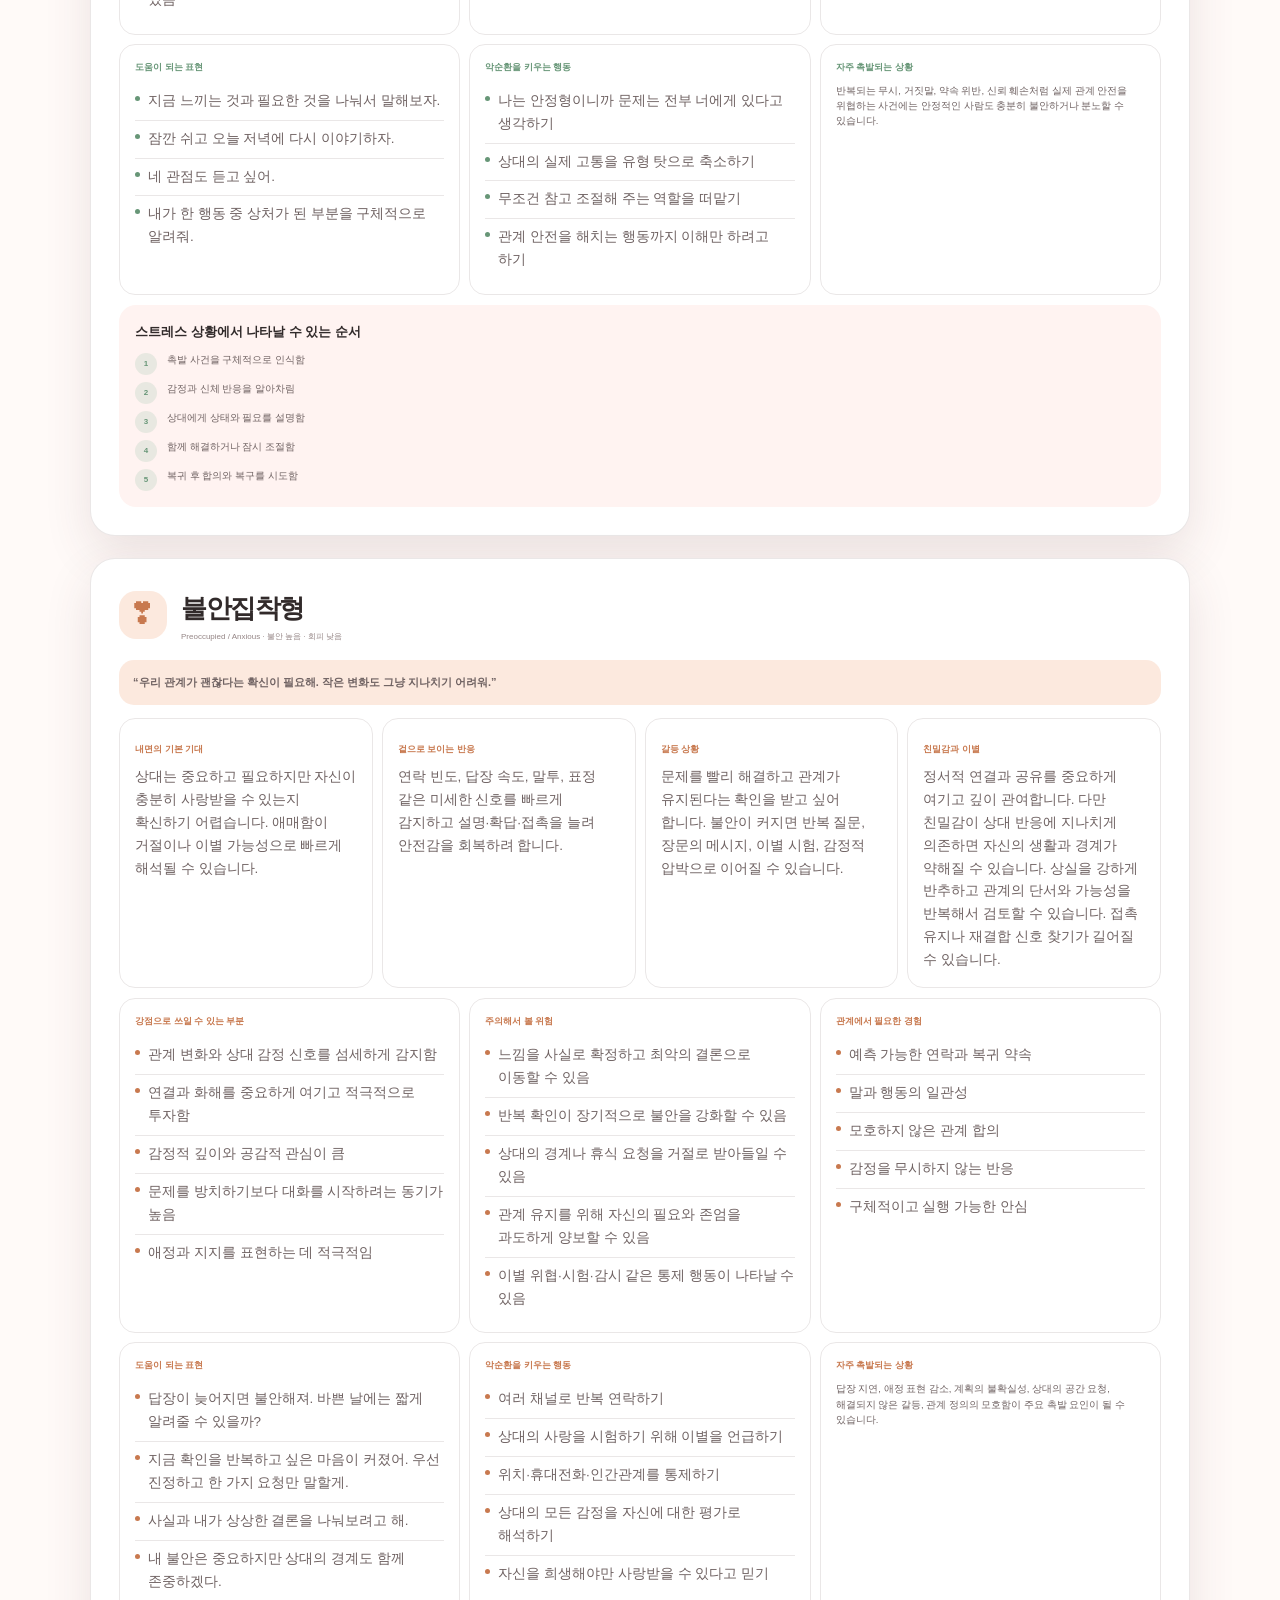
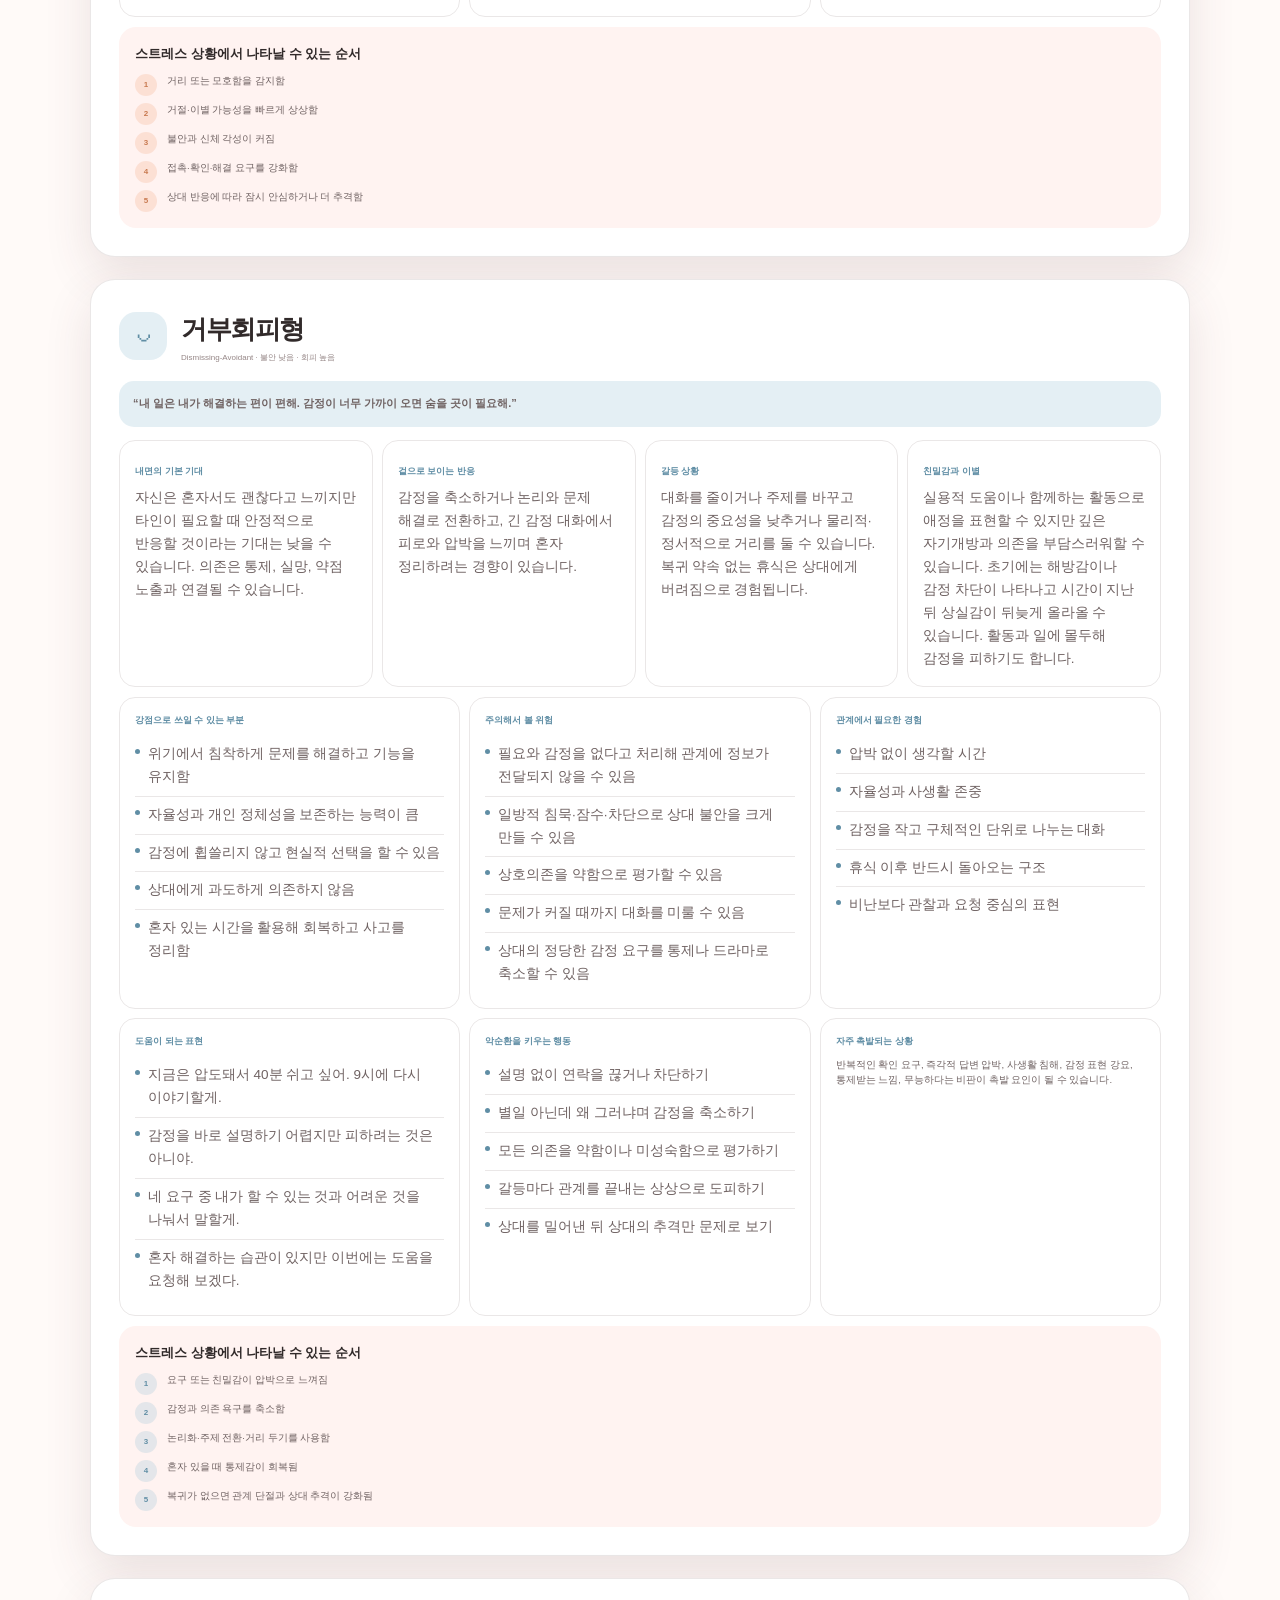
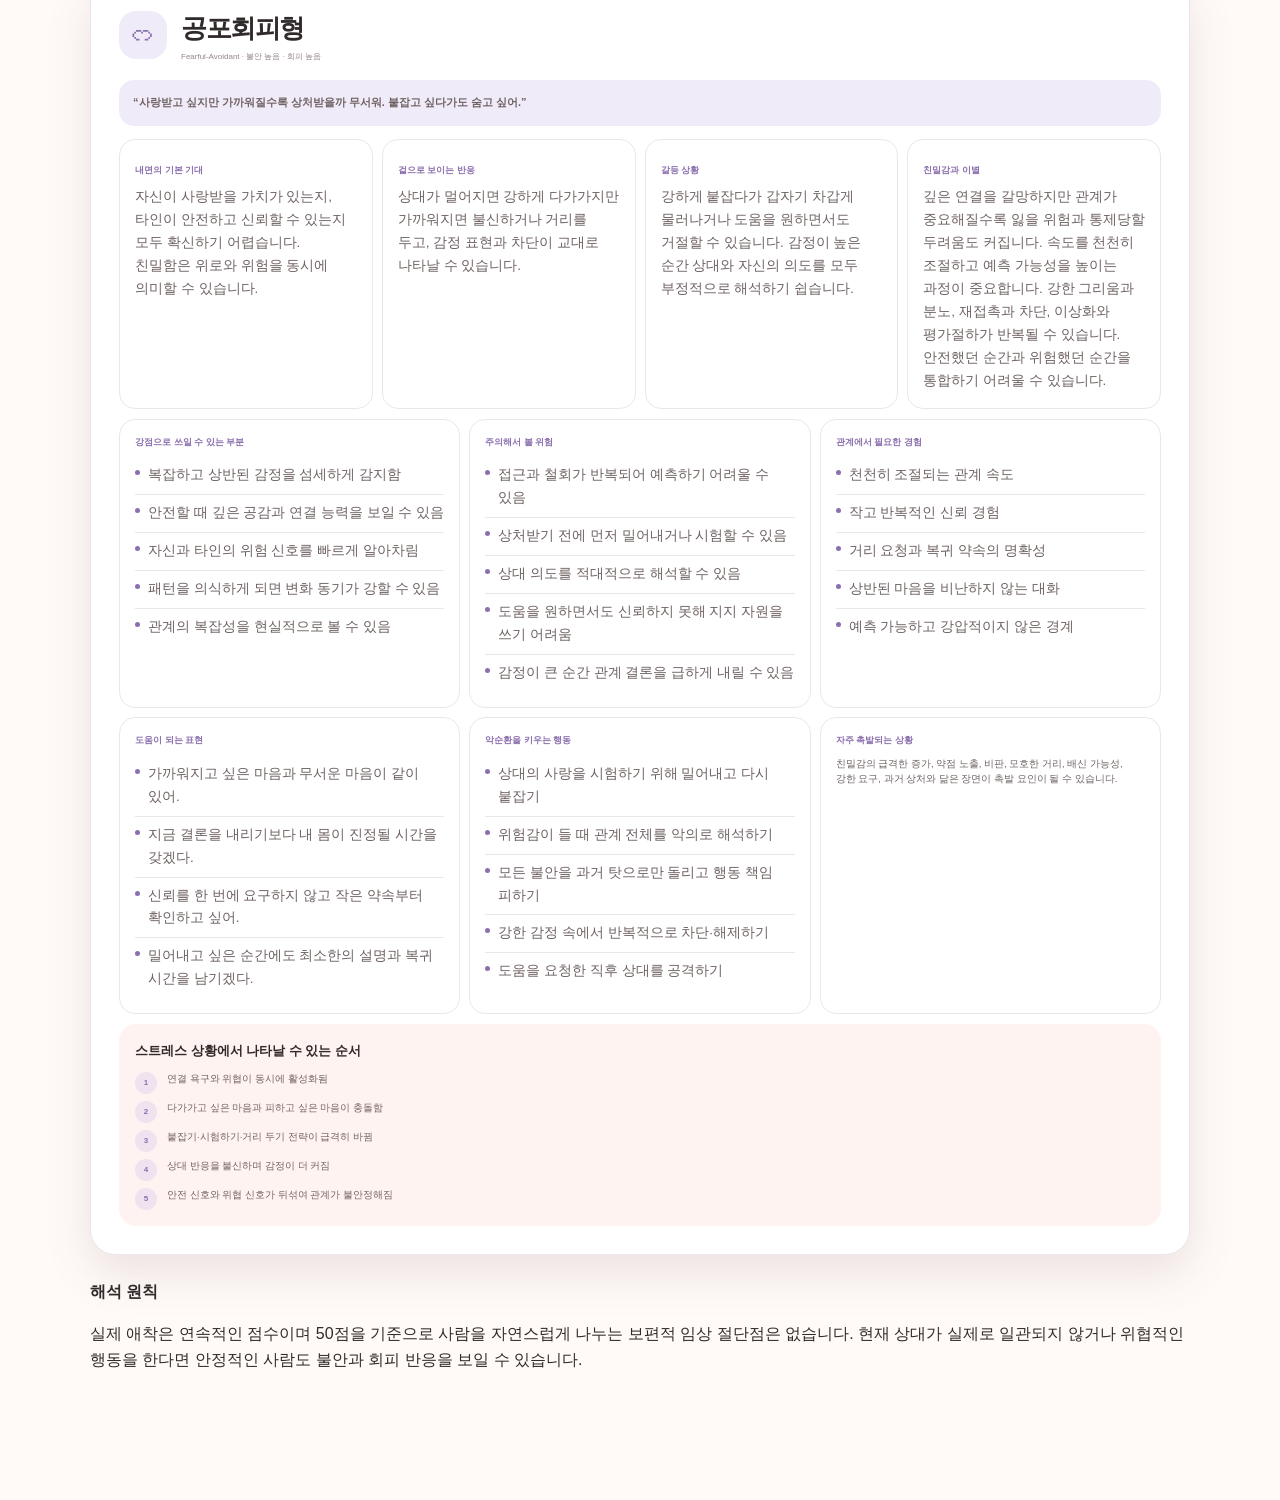
<file: types.html>
<!doctype html>
<html lang="ko">
<head>
  <meta charset="utf-8">
  <meta name="viewport" content="width=device-width, initial-scale=1, viewport-fit=cover">
  <meta name="theme-color" content="#fff8f6">
  <meta name="color-scheme" content="light dark">
  <meta name="description" content="안정형, 불안집착형, 거부회피형, 공포회피형의 내면, 행동, 강점, 위험과 관계 기술을 자세히 비교합니다.">
  <title>애착 유형별 특징 · 마음의 모양</title>
  <link rel="icon" href="assets/icon.svg" type="image/svg+xml">
  <link rel="stylesheet" href="styles.css">
  <link rel="stylesheet" href="site.css">
  <link rel="stylesheet" href="content-pages.css">
  <script>try{const s=localStorage.getItem('soh-theme');if(s==='dark'||(!s&&matchMedia('(prefers-color-scheme: dark)').matches))document.documentElement.dataset.theme='dark'}catch(_){}</script>
  <link rel="stylesheet" href="readability.css">
  <link rel="stylesheet" href="personalization.css">
  <link rel="canonical" href="https://shape-of-heart.lavalabs.co.kr/types.html">
  <meta property="og:url" content="https://shape-of-heart.lavalabs.co.kr/types.html">
  <meta name="twitter:card" content="summary_large_image">
</head>
<body class="site-page content-page">
  <a class="skip-link" href="#main">본문으로 바로가기</a>
  <header class="site-header">
    <div class="site-header-left">
      <button class="site-menu-button" id="menuButton" type="button" aria-label="전체 메뉴 열기" aria-expanded="false"><svg viewBox="0 0 24 24"><path d="M4 7h16M4 12h16M4 17h16"/></svg></button>
      <a class="brand" href="./"><span class="brand-mark" aria-hidden="true"><span></span></span><span class="brand-copy"><strong>마음의 모양</strong><small>Attachment Types</small></span></a>
    </div>
    <nav class="site-desktop-nav" aria-label="주요 메뉴"><a href="./">홈</a><a href="types.html" class="active">유형</a><a href="pairings.html">조합</a><a href="tests.html">테스트</a><a href="glossary.html">용어사전</a><a href="encyclopedia.html">백과사전</a></nav>
    <div class="site-header-actions"><button class="site-search-button" id="searchButton" type="button"><svg viewBox="0 0 24 24"><circle cx="11" cy="11" r="7"/><path d="m16 16 5 5"/></svg><span>검색</span></button><button class="icon-button" id="themeToggle" type="button" aria-label="테마 변경"><svg class="sun-icon" viewBox="0 0 24 24"><circle cx="12" cy="12" r="4"/><path d="M12 2v2M12 20v2M4.93 4.93l1.42 1.42M17.66 17.66l1.41 1.41M2 12h2M20 12h2"/></svg><svg class="moon-icon" viewBox="0 0 24 24"><path d="M20.5 14.2A8.5 8.5 0 0 1 9.8 3.5a8.5 8.5 0 1 0 10.7 10.7Z"/></svg></button></div>
  </header>

  <div class="site-overlay" id="siteOverlay"></div>
  <aside class="site-sidebar" id="siteSidebar" aria-label="전체 메뉴">
    <div class="sidebar-top"><a class="brand" href="./"><span class="brand-mark"><span></span></span><span class="brand-copy"><strong>마음의 모양</strong><small>Information Hub</small></span></a><button class="sidebar-close" id="sidebarClose" type="button">×</button></div>
    <div class="sidebar-group"><span class="sidebar-label">MAIN</span><a href="./">홈</a><a href="tests.html">유형 테스트</a></div>
    <div class="sidebar-group"><span class="sidebar-label">LEARN</span><a href="types.html" class="active">유형별 특징</a><a href="pairings.html">16가지 조합</a><a href="glossary.html">용어 사전</a><a href="encyclopedia.html">애착 백과사전</a></div>
  </aside>

  <main id="main">
    <section class="content-hero">
      <span>FOUR ATTACHMENT PROTOTYPES</span>
      <h1>네 가지 유형을<br><em>겉과 속으로</em> 살펴보기</h1>
      <p>유형은 고정된 성격표가 아니라 애착 불안과 회피의 조합을 이해하기 위한 원형입니다. 행동, 내면의 기대, 촉발 요인, 강점과 위험을 함께 봅니다.</p>
      <div class="content-hero-actions"><a href="tests.html">내 유형 테스트</a><a href="encyclopedia.html#foundations">두 축 개념 보기</a></div>
    </section>

    <nav class="page-tabs" aria-label="유형 바로가기"><div class="page-tabs-inner"><a href="#overview" class="active">한눈에 비교</a><a href="#secure">안정형</a><a href="#anxious">불안집착형</a><a href="#dismissive">거부회피형</a><a href="#fearful">공포회피형</a></div></nav>

    <div class="content-wrap">
      <section class="section-block" id="overview">
        <div class="section-block-head"><span>OVERVIEW</span><h2>네 원형 한눈에 보기</h2><p>각 카드에서 심층 설명으로 바로 이동할 수 있습니다.</p></div>
        <div class="type-overview-grid" id="typeOverviewGrid"></div>
      </section>
      <div id="deepProfiles"></div>
      <aside class="precision-note" style="margin-top:24px"><b>해석 원칙</b><p>실제 애착은 연속적인 점수이며 50점을 기준으로 사람을 자연스럽게 나누는 보편적 임상 절단점은 없습니다. 현재 상대가 실제로 일관되지 않거나 위협적인 행동을 한다면 안정적인 사람도 불안과 회피 반응을 보일 수 있습니다.</p></aside>
    </div>
  </main>

  <nav class="site-bottom-nav" aria-label="모바일 메뉴"><a href="./"><svg viewBox="0 0 24 24"><path d="m4 10 8-6 8 6v9H4Z"/></svg><span>홈</span></a><a href="types.html" class="active"><svg viewBox="0 0 24 24"><path d="M12 20S4 15.5 4 9.5A4.5 4.5 0 0 1 12 6a4.5 4.5 0 0 1 8 3.5C20 15.5 12 20 12 20Z"/></svg><span>유형</span></a><a href="tests.html"><svg viewBox="0 0 24 24"><path d="M9 4h6l1 3h3v13H5V7h3Z"/></svg><span>테스트</span></a><a href="pairings.html"><svg viewBox="0 0 24 24"><path d="M8 13a4 4 0 1 1 0-8 4 4 0 0 1 0 8Zm8 6a4 4 0 1 1 0-8 4 4 0 0 1 0 8Z"/></svg><span>조합</span></a><a href="encyclopedia.html"><svg viewBox="0 0 24 24"><path d="M5 4h10a3 3 0 0 1 3 3v13H8a3 3 0 0 1-3-3Z"/></svg><span>백과</span></a></nav>

  <div class="site-search-modal" id="searchModal" role="dialog" aria-modal="true"><div class="search-modal-inner"><div class="search-modal-top"><input class="search-modal-input" id="siteSearchInput" type="search" placeholder="유형, 조합, 용어 검색"><button class="search-modal-close" id="searchClose" type="button">×</button></div><div class="search-results" id="siteSearchResults"></div></div></div>
  <script src="content-data.js"></script>
  <script src="types.js"></script>
  <script src="site.js"></script>
  <script src="site-enhancements.js" defer></script>
</body>
</html>
</file>
<file: styles.css>
@charset "UTF-8";

:root {
  --bg: #fffaf8;
  --surface: #ffffff;
  --surface-soft: #fff3f1;
  --surface-strong: #fce9e7;
  --text: #312a2a;
  --text-soft: #6f6262;
  --text-faint: #958686;
  --line: rgba(96, 68, 68, 0.13);
  --line-strong: rgba(96, 68, 68, 0.22);
  --primary: #e77078;
  --primary-deep: #c85661;
  --primary-soft: #ffd9d8;
  --peach: #f4a77e;
  --cream: #fff0d9;
  --lilac: #c9b6e9;
  --sage: #aecdb8;
  --blue: #9fc6d8;
  --shadow-sm: 0 8px 24px rgba(89, 52, 55, 0.07);
  --shadow-md: 0 18px 48px rgba(89, 52, 55, 0.12);
  --shadow-lg: 0 28px 70px rgba(89, 52, 55, 0.16);
  --radius-sm: 14px;
  --radius-md: 22px;
  --radius-lg: 30px;
  --radius-pill: 999px;
  --max: 1120px;
  --header-h: 66px;
  --bottom-nav-h: 72px;
  --ease: cubic-bezier(.22, 1, .36, 1);
}

:root[data-theme="dark"] {
  --bg: #1d191a;
  --surface: #272123;
  --surface-soft: #302527;
  --surface-strong: #3a2a2d;
  --text: #fff5f3;
  --text-soft: #d8c6c6;
  --text-faint: #ad9999;
  --line: rgba(255, 231, 231, 0.12);
  --line-strong: rgba(255, 231, 231, 0.22);
  --primary: #f1878e;
  --primary-deep: #ff9aa0;
  --primary-soft: #573237;
  --cream: #47382b;
  --shadow-sm: 0 8px 24px rgba(0, 0, 0, 0.2);
  --shadow-md: 0 18px 48px rgba(0, 0, 0, 0.3);
  --shadow-lg: 0 28px 70px rgba(0, 0, 0, 0.38);
}

* { box-sizing: border-box; }
html { scroll-behavior: smooth; scroll-padding-top: calc(var(--header-h) + 12px); }
body {
  margin: 0;
  min-width: 320px;
  color: var(--text);
  background: var(--bg);
  font-family: Pretendard, -apple-system, BlinkMacSystemFont, "Segoe UI", "Noto Sans KR", sans-serif;
  font-size: 16px;
  line-height: 1.65;
  word-break: keep-all;
  -webkit-font-smoothing: antialiased;
  text-rendering: optimizeLegibility;
  padding-bottom: calc(var(--bottom-nav-h) + env(safe-area-inset-bottom));
}
button, input, textarea, select { font: inherit; }
button, a { -webkit-tap-highlight-color: transparent; }
a { color: inherit; text-decoration: none; }
img, svg { display: block; max-width: 100%; }
button { color: inherit; }
::selection { background: var(--primary-soft); color: var(--text); }

.skip-link {
  position: fixed;
  z-index: 1000;
  top: 10px;
  left: 10px;
  padding: 10px 14px;
  border-radius: 10px;
  background: var(--text);
  color: var(--bg);
  transform: translateY(-150%);
  transition: transform .2s;
}
.skip-link:focus { transform: translateY(0); }

.topbar {
  position: sticky;
  z-index: 100;
  top: 0;
  height: calc(var(--header-h) + env(safe-area-inset-top));
  padding: env(safe-area-inset-top) 18px 0;
  display: flex;
  align-items: center;
  justify-content: space-between;
  background: color-mix(in srgb, var(--bg) 86%, transparent);
  border-bottom: 1px solid transparent;
  backdrop-filter: blur(18px) saturate(140%);
  -webkit-backdrop-filter: blur(18px) saturate(140%);
  transition: border-color .25s, box-shadow .25s;
}
.topbar.elevated { border-color: var(--line); box-shadow: 0 4px 18px rgba(70, 38, 40, .05); }
.brand { display: inline-flex; align-items: center; gap: 10px; min-height: 44px; }
.brand-mark {
  position: relative;
  width: 34px;
  height: 34px;
  display: grid;
  place-items: center;
  border-radius: 12px;
  background: linear-gradient(145deg, #ffddd9, #fff0e5);
  box-shadow: inset 0 0 0 1px rgba(214, 106, 112, .1), 0 6px 14px rgba(206, 103, 111, .14);
  transform: rotate(-3deg);
}
:root[data-theme="dark"] .brand-mark { background: linear-gradient(145deg, #5c3438, #493038); }
.brand-mark span, .brand-mark span::before, .brand-mark span::after { position: absolute; width: 10px; height: 16px; background: var(--primary); }
.brand-mark span { transform: rotate(-45deg); border-radius: 8px 8px 2px 2px; top: 9px; }
.brand-mark span::before, .brand-mark span::after { content: ""; border-radius: 8px 8px 2px 2px; }
.brand-mark span::before { transform: rotate(90deg); left: 3px; top: 3px; }
.brand-mark span::after { display: none; }
.brand-copy { display: flex; flex-direction: column; line-height: 1.08; }
.brand-copy strong { font-size: 15px; letter-spacing: -.03em; }
.brand-copy small { margin-top: 4px; color: var(--text-faint); font-size: 9px; letter-spacing: .09em; text-transform: uppercase; }
.icon-button {
  width: 44px;
  height: 44px;
  display: grid;
  place-items: center;
  border: 1px solid var(--line);
  border-radius: 50%;
  background: color-mix(in srgb, var(--surface) 90%, transparent);
  cursor: pointer;
}
.icon-button svg { width: 19px; height: 19px; fill: none; stroke: currentColor; stroke-width: 1.8; stroke-linecap: round; stroke-linejoin: round; }
.moon-icon { display: none; }
:root[data-theme="dark"] .sun-icon { display: none; }
:root[data-theme="dark"] .moon-icon { display: block; }

.section { position: relative; padding: 76px 20px; overflow: clip; }
.section > * { width: min(100%, var(--max)); margin-inline: auto; }
.soft-section { background: var(--surface-soft); }
.section-heading { margin-bottom: 34px; }
.kicker {
  display: inline-block;
  margin-bottom: 12px;
  color: var(--primary-deep);
  font-size: 11px;
  font-weight: 800;
  letter-spacing: .14em;
}
.section-heading h2 {
  margin: 0;
  font-size: clamp(30px, 8.5vw, 48px);
  line-height: 1.22;
  letter-spacing: -.055em;
}
.section-heading h2 em { color: var(--primary); font-style: normal; }
.section-heading > p { margin: 18px 0 0; max-width: 650px; color: var(--text-soft); font-size: 15px; line-height: 1.75; }

.hero { min-height: calc(100svh - var(--header-h)); padding-top: 44px; text-align: center; }
.hero-glow { position: absolute; z-index: -1; border-radius: 50%; filter: blur(1px); opacity: .65; pointer-events: none; }
.glow-one { width: 240px; height: 240px; top: 50px; right: -110px; background: radial-gradient(circle, rgba(255, 188, 181, .42), transparent 68%); }
.glow-two { width: 220px; height: 220px; top: 360px; left: -120px; background: radial-gradient(circle, rgba(205, 187, 236, .3), transparent 68%); }
.eyebrow {
  width: max-content;
  max-width: 100%;
  margin-bottom: 18px;
  padding: 7px 12px;
  display: inline-flex;
  align-items: center;
  gap: 8px;
  border: 1px solid var(--line);
  border-radius: var(--radius-pill);
  background: color-mix(in srgb, var(--surface) 72%, transparent);
  color: var(--text-soft);
  font-size: 11px;
  font-weight: 700;
  box-shadow: var(--shadow-sm);
}
.eyebrow-dot { width: 6px; height: 6px; border-radius: 50%; background: var(--primary); box-shadow: 0 0 0 4px color-mix(in srgb, var(--primary) 16%, transparent); }
.hero h1 { margin: 0; font-size: clamp(39px, 11.5vw, 72px); line-height: 1.13; letter-spacing: -.075em; }
.hero h1 em { position: relative; color: var(--primary); font-style: normal; }
.hero h1 em::after { content: ""; position: absolute; left: 2%; right: -1%; bottom: 1px; height: 8px; border-radius: 50%; background: color-mix(in srgb, var(--primary) 20%, transparent); transform: rotate(-1deg); z-index: -1; }
.hero-copy { max-width: 680px; margin: 22px auto 0; color: var(--text-soft); font-size: 15px; line-height: 1.8; }
.hero-copy strong { color: var(--text); }
.hero-actions { display: grid; gap: 10px; margin: 28px auto 0; max-width: 420px; }
.button {
  min-height: 50px;
  padding: 13px 20px;
  display: inline-flex;
  align-items: center;
  justify-content: center;
  gap: 9px;
  border: 1px solid transparent;
  border-radius: 16px;
  font-size: 14px;
  font-weight: 800;
  cursor: pointer;
  transition: transform .18s var(--ease), box-shadow .18s, background .18s;
}
.button:active { transform: scale(.98); }
.button-primary { background: linear-gradient(145deg, var(--primary), var(--primary-deep)); color: white; box-shadow: 0 11px 25px rgba(205, 83, 94, .25); }
.button-primary:hover { box-shadow: 0 15px 32px rgba(205, 83, 94, .32); transform: translateY(-1px); }
.button-ghost { border-color: var(--line-strong); background: var(--surface); color: var(--text); }
.button-wide { width: 100%; }

.heart-orbit { position: relative; height: 315px; margin: 44px auto 0; max-width: 420px; }
.heart-illustration { position: absolute; width: 124px; height: 112px; top: 94px; left: 50%; transform: translateX(-50%) rotate(-3deg); filter: drop-shadow(0 18px 23px rgba(204, 91, 100, .22)); }
.heart-piece { position: absolute; top: 9px; width: 66px; height: 98px; background: linear-gradient(145deg, #f89aa0, #d95f69); }
.heart-piece.left { left: 13px; border-radius: 52px 52px 8px 45px; transform: rotate(-43deg); transform-origin: 48px 78px; }
.heart-piece.right { right: 13px; border-radius: 52px 52px 45px 8px; transform: rotate(43deg); transform-origin: 18px 78px; }
.heart-piece::after { content: ""; position: absolute; inset: 8px auto auto 15px; width: 17px; height: 32px; border-radius: 50%; background: rgba(255,255,255,.23); transform: rotate(-18deg); }
.heart-spark { position: absolute; width: 6px; height: 6px; border-radius: 50%; background: var(--peach); box-shadow: 0 0 0 5px rgba(244,167,126,.12); }
.heart-spark.s1 { left: -24px; top: 17px; }.heart-spark.s2 { right: -28px; top: 7px; width: 4px; height: 4px; }.heart-spark.s3 { right: -16px; bottom: 8px; background: var(--lilac); }
.orbit-label { position: absolute; min-width: 114px; padding: 10px 12px; display: flex; flex-direction: column; border: 1px solid var(--line); border-radius: 16px; background: color-mix(in srgb, var(--surface) 86%, transparent); box-shadow: var(--shadow-sm); backdrop-filter: blur(10px); text-align: left; }
.orbit-label b { font-size: 13px; line-height: 1.3; }.orbit-label span { margin-top: 2px; color: var(--text-faint); font-size: 10px; }
.orbit-secure { left: 2%; top: 28px; transform: rotate(-3deg); }.orbit-anxious { right: 0; top: 47px; transform: rotate(3deg); }.orbit-dismissive { left: 0; bottom: 31px; transform: rotate(2deg); }.orbit-fearful { right: 0; bottom: 18px; transform: rotate(-2deg); }
.notice-card { max-width: 700px; margin: 12px auto 0; padding: 16px; display: flex; gap: 12px; border: 1px solid var(--line); border-radius: 18px; background: var(--surface); box-shadow: var(--shadow-sm); text-align: left; }
.notice-card p { margin: 0; color: var(--text-soft); font-size: 12.5px; line-height: 1.65; }.notice-card strong { color: var(--text); }
.notice-icon { flex: 0 0 auto; width: 23px; height: 23px; display: grid; place-items: center; border-radius: 50%; background: var(--primary-soft); color: var(--primary-deep); font: 800 12px/1 Georgia, serif; }

.axis-lab { display: grid; gap: 20px; }
.matrix-wrap { padding: 20px; border: 1px solid var(--line); border-radius: var(--radius-lg); background: var(--surface); box-shadow: var(--shadow-md); }
.matrix { position: relative; aspect-ratio: 1; max-width: 420px; margin: auto; overflow: visible; border: 1px solid var(--line-strong); border-radius: 22px; background:
  linear-gradient(to right, transparent calc(50% - .5px), var(--line-strong) 50%, transparent calc(50% + .5px)),
  linear-gradient(to bottom, transparent calc(50% - .5px), var(--line-strong) 50%, transparent calc(50% + .5px)),
  radial-gradient(circle at 22% 76%, rgba(174,205,184,.34), transparent 30%),
  radial-gradient(circle at 22% 22%, rgba(244,167,126,.30), transparent 30%),
  radial-gradient(circle at 78% 76%, rgba(159,198,216,.30), transparent 30%),
  radial-gradient(circle at 78% 22%, rgba(201,182,233,.30), transparent 30%),
  var(--surface-soft);
}
.matrix-label { position: absolute; padding: 5px 8px; border-radius: 9px; background: color-mix(in srgb, var(--surface) 80%, transparent); color: var(--text-soft); font-size: 9px; font-weight: 800; letter-spacing: -.02em; backdrop-filter: blur(4px); }
.matrix-label.top-left { top: 10px; left: 10px; }.matrix-label.top-right { top: 10px; right: 10px; }.matrix-label.bottom-left { left: 10px; bottom: 10px; }.matrix-label.bottom-right { right: 10px; bottom: 10px; }
.matrix-axis-label { position: absolute; color: var(--text-faint); font-size: 9px; font-style: normal; }.axis-y { left: -5px; top: 50%; transform: translate(-100%, -50%) rotate(-90deg); }.axis-x { bottom: -8px; left: 50%; transform: translate(-50%, 100%); }
.matrix-dot { position: absolute; z-index: 2; left: 25%; top: 65%; width: 23px; height: 23px; border: 4px solid white; border-radius: 50%; background: var(--primary); box-shadow: 0 5px 18px rgba(180, 76, 85, .35), 0 0 0 5px rgba(231,112,120,.14); transform: translate(-50%, -50%); transition: left .35s var(--ease), top .35s var(--ease); }
.sliders { display: grid; gap: 12px; }
.slider-card { display: block; padding: 17px; border: 1px solid var(--line); border-radius: 19px; background: var(--surface); }
.slider-title { display: flex; align-items: center; justify-content: space-between; }.slider-title b { font-size: 14px; }.slider-title output { min-width: 34px; padding: 3px 8px; border-radius: 9px; background: var(--surface-soft); color: var(--primary-deep); font-size: 12px; font-weight: 800; text-align: center; }
.slider-question { display: block; margin-top: 4px; color: var(--text-soft); font-size: 11px; }
.slider-card input { width: 100%; height: 28px; margin: 13px 0 0; appearance: none; background: transparent; cursor: pointer; }
.slider-card input::-webkit-slider-runnable-track { height: 7px; border-radius: 9px; background: linear-gradient(90deg, var(--sage), var(--cream), var(--primary-soft), var(--primary)); }
.slider-card input::-moz-range-track { height: 7px; border-radius: 9px; background: linear-gradient(90deg, var(--sage), var(--cream), var(--primary-soft), var(--primary)); }
.slider-card input::-webkit-slider-thumb { width: 24px; height: 24px; margin-top: -8px; appearance: none; border: 4px solid var(--surface); border-radius: 50%; background: var(--primary); box-shadow: 0 3px 10px rgba(100,50,55,.25); }
.slider-card input::-moz-range-thumb { width: 18px; height: 18px; border: 4px solid var(--surface); border-radius: 50%; background: var(--primary); box-shadow: 0 3px 10px rgba(100,50,55,.25); }
.range-ends { display: flex; justify-content: space-between; margin-top: -3px; color: var(--text-faint); font-size: 9px; }.range-ends i { font-style: normal; }
.live-result { padding: 20px; display: flex; align-items: flex-start; gap: 16px; border: 1px solid color-mix(in srgb, var(--primary) 30%, var(--line)); border-radius: 22px; background: linear-gradient(145deg, color-mix(in srgb, var(--primary-soft) 48%, var(--surface)), var(--surface)); box-shadow: var(--shadow-sm); }
.result-petal { flex: 0 0 auto; width: 38px; height: 38px; border-radius: 60% 40% 55% 45%; background: linear-gradient(145deg, var(--primary), var(--peach)); transform: rotate(21deg); box-shadow: inset 8px 7px 15px rgba(255,255,255,.25); }
.live-result small { color: var(--text-faint); font-size: 10px; }.live-result h3 { margin: 2px 0 5px; font-size: 19px; letter-spacing: -.04em; }.live-result p { margin: 0; color: var(--text-soft); font-size: 12px; line-height: 1.65; }

.type-grid { display: grid; gap: 14px; }
.type-card { padding: 0 17px 17px; overflow: hidden; border: 1px solid var(--line); border-radius: 23px; background: var(--surface); box-shadow: var(--shadow-sm); }
.type-card.secure { --card-accent: #72a884; --card-soft: rgba(174,205,184,.34); }.type-card.anxious { --card-accent: #df895e; --card-soft: rgba(244,167,126,.30); }.type-card.dismissive { --card-accent: #709bb0; --card-soft: rgba(159,198,216,.30); }.type-card.fearful { --card-accent: #9b7dc4; --card-soft: rgba(201,182,233,.30); }
.type-summary { width: 100%; min-height: 100px; padding: 17px 0 10px; display: flex; align-items: center; gap: 14px; border: 0; background: transparent; text-align: left; cursor: pointer; }
.type-symbol { flex: 0 0 auto; width: 50px; height: 50px; display: grid; place-items: center; border-radius: 18px; background: var(--card-soft); color: var(--card-accent); font: 400 26px/1 Georgia, serif; }
.type-heading { min-width: 0; display: grid; grid-template-columns: auto 1fr; align-items: baseline; column-gap: 8px; }.type-heading small { grid-column: 1 / -1; margin-bottom: 1px; color: var(--text-faint); font-size: 9px; }.type-heading strong { font-size: 20px; letter-spacing: -.04em; }.type-heading em { color: var(--card-accent); font-size: 10px; font-style: normal; font-weight: 800; text-transform: uppercase; }
.expand-icon { position: relative; width: 28px; height: 28px; margin-left: auto; flex: 0 0 auto; border-radius: 50%; background: var(--surface-soft); }.expand-icon::before, .expand-icon::after { content: ""; position: absolute; left: 50%; top: 50%; width: 10px; height: 1.5px; border-radius: 2px; background: var(--text-soft); transform: translate(-50%,-50%); transition: transform .2s; }.expand-icon::after { transform: translate(-50%,-50%) rotate(90deg); }.type-summary[aria-expanded="true"] .expand-icon::after { transform: translate(-50%,-50%) rotate(0); }
.type-tagline { margin: 0; padding: 13px 14px; border-radius: 14px; background: var(--card-soft); color: var(--text-soft); font-size: 12px; line-height: 1.55; }
.type-detail { padding-top: 17px; animation: detailIn .32s var(--ease); }.feature-list { margin: 0; }.feature-list div { padding: 12px 0; border-bottom: 1px solid var(--line); }.feature-list dt { margin-bottom: 3px; color: var(--card-accent); font-size: 10px; font-weight: 800; }.feature-list dd { margin: 0; color: var(--text-soft); font-size: 12px; line-height: 1.65; }
.phrase-box { margin-top: 15px; padding: 15px; border: 1px dashed color-mix(in srgb, var(--card-accent) 45%, var(--line)); border-radius: 15px; background: color-mix(in srgb, var(--card-soft) 55%, var(--surface)); }.phrase-box span { display: block; margin-bottom: 5px; color: var(--card-accent); font-size: 9px; font-weight: 800; }.phrase-box q { font-size: 12px; font-weight: 700; line-height: 1.6; quotes: none; }
@keyframes detailIn { from { opacity: 0; transform: translateY(-6px); } to { opacity: 1; transform: none; } }

.check-section { background: linear-gradient(180deg, var(--bg), var(--surface-soft)); }
.check-disclaimer { margin-bottom: 16px; padding: 14px 15px; border: 1px solid rgba(214, 157, 85, .28); border-radius: 16px; background: color-mix(in srgb, var(--cream) 62%, var(--surface)); }.check-disclaimer b { color: #a36939; font-size: 11px; }.check-disclaimer p { margin: 3px 0 0; color: var(--text-soft); font-size: 10.5px; line-height: 1.55; }
.quiz-shell { min-height: 430px; padding: 22px; border: 1px solid var(--line); border-radius: var(--radius-lg); background: var(--surface); box-shadow: var(--shadow-md); }
.quiz-intro { display: flex; min-height: 390px; flex-direction: column; justify-content: center; text-align: center; }.mini-heart { width: 62px; height: 62px; margin: 0 auto 16px; display: grid; place-items: center; border-radius: 22px; background: linear-gradient(145deg, var(--primary-soft), var(--cream)); color: var(--primary-deep); font: 38px/1 Georgia, serif; transform: rotate(-4deg); }.quiz-intro h3 { margin: 0; font-size: 22px; letter-spacing: -.045em; }.quiz-intro > p { margin: 10px auto 0; max-width: 430px; color: var(--text-soft); font-size: 12px; }
.privacy-list { margin: 20px 0 24px; padding: 0; display: flex; justify-content: center; gap: 7px; list-style: none; flex-wrap: wrap; }.privacy-list li { padding: 6px 9px; border-radius: var(--radius-pill); background: var(--surface-soft); color: var(--text-soft); font-size: 9px; font-weight: 700; }.privacy-list span { margin-right: 3px; color: var(--primary); }
.quiz-topline { display: flex; align-items: center; justify-content: space-between; font-size: 11px; font-weight: 700; }.text-button { min-width: 54px; min-height: 40px; padding: 0; border: 0; background: transparent; color: var(--primary-deep); cursor: pointer; text-align: left; }.text-button.muted { color: var(--text-faint); text-align: right; }
.progress-track { height: 6px; margin: 8px 0 28px; overflow: hidden; border-radius: 8px; background: var(--surface-soft); }.progress-track span { display: block; width: 8.33%; height: 100%; border-radius: inherit; background: linear-gradient(90deg, var(--peach), var(--primary)); transition: width .3s var(--ease); }
.question-card { min-width: 0; margin: 0; padding: 0; border: 0; }.question-card legend { min-height: 78px; padding: 0; font-size: 22px; font-weight: 800; line-height: 1.42; letter-spacing: -.045em; }.question-card > p { min-height: 38px; margin: 9px 0 20px; color: var(--text-soft); font-size: 11px; }
.answer-scale { display: grid; gap: 8px; }.answer-option { position: relative; width: 100%; min-height: 48px; padding: 12px 14px; display: flex; align-items: center; gap: 11px; border: 1px solid var(--line); border-radius: 14px; background: var(--surface); color: var(--text-soft); cursor: pointer; text-align: left; transition: border .18s, background .18s, transform .18s; }.answer-option:hover { border-color: color-mix(in srgb, var(--primary) 50%, var(--line)); background: var(--surface-soft); }.answer-option:active { transform: scale(.99); }.answer-option .radio { width: 19px; height: 19px; border: 1.5px solid var(--line-strong); border-radius: 50%; }.answer-option .answer-number { margin-left: auto; color: var(--text-faint); font-size: 9px; }.answer-option.selected { border-color: var(--primary); background: color-mix(in srgb, var(--primary-soft) 38%, var(--surface)); color: var(--text); }.answer-option.selected .radio { border: 5px solid var(--primary); }
.quiz-result { text-align: center; }.result-label { display: inline-block; padding: 6px 10px; border-radius: var(--radius-pill); background: var(--primary-soft); color: var(--primary-deep); font-size: 9px; font-weight: 800; }.quiz-result h3 { margin: 12px 0 7px; font-size: 27px; line-height: 1.3; letter-spacing: -.055em; }.quiz-result > p { margin: 0 auto 20px; max-width: 540px; color: var(--text-soft); font-size: 12px; }
.result-matrix { width: min(78vw, 310px); margin: 22px auto 30px; }.score-pills { display: grid; grid-template-columns: 1fr 1fr; gap: 9px; }.score-pills div { padding: 13px 8px; display: grid; grid-template-columns: 1fr auto; align-items: center; border: 1px solid var(--line); border-radius: 15px; background: var(--surface-soft); text-align: left; }.score-pills span { color: var(--text-soft); font-size: 10px; }.score-pills b { grid-row: 1 / 3; grid-column: 2; font-size: 22px; }.score-pills i { font-size: 9px; font-style: normal; color: var(--primary-deep); }
.result-insights { margin-top: 16px; display: grid; gap: 9px; text-align: left; }.insight-card { padding: 15px; border: 1px solid var(--line); border-radius: 15px; }.insight-card b { display: block; margin-bottom: 4px; font-size: 11px; }.insight-card p { margin: 0; color: var(--text-soft); font-size: 11px; line-height: 1.6; }.result-caution { margin-top: 15px; padding: 14px; border-radius: 15px; background: color-mix(in srgb, var(--cream) 56%, var(--surface)); text-align: left; }.result-caution b { color: #a36939; font-size: 10px; }.result-caution p { margin: 3px 0 0; color: var(--text-soft); font-size: 10px; line-height: 1.55; }
.result-actions { margin-top: 20px; display: grid; gap: 9px; }.share-status { min-height: 20px; margin-top: 8px !important; font-size: 10px !important; }

.loop-timeline { position: relative; display: grid; gap: 12px; }.loop-timeline::before { content: ""; position: absolute; left: 19px; top: 38px; bottom: 38px; width: 1px; border-left: 1px dashed var(--line-strong); }.loop-timeline article { position: relative; padding: 16px 16px 16px 54px; border: 1px solid var(--line); border-radius: 18px; background: var(--surface); box-shadow: var(--shadow-sm); }.loop-timeline article > span { position: absolute; z-index: 1; left: 8px; top: 17px; width: 24px; height: 24px; display: grid; place-items: center; border: 4px solid var(--bg); border-radius: 50%; background: var(--primary); color: white; font-size: 9px; font-weight: 800; box-sizing: content-box; }.loop-timeline small { color: var(--primary-deep); font-size: 9px; font-weight: 800; text-transform: uppercase; }.loop-timeline h3 { margin: 1px 0 5px; font-size: 16px; letter-spacing: -.035em; }.loop-timeline p { margin: 0; color: var(--text-soft); font-size: 11px; line-height: 1.6; }
.repair-card { margin-top: 22px; padding: 22px; border: 1px solid color-mix(in srgb, var(--primary) 23%, var(--line)); border-radius: 24px; background: linear-gradient(145deg, color-mix(in srgb, var(--primary-soft) 45%, var(--surface)), var(--surface)); box-shadow: var(--shadow-md); }.repair-icon { width: 38px; height: 38px; display: grid; place-items: center; border-radius: 14px; background: var(--primary); color: white; font-size: 20px; }.repair-card small { display: block; margin-top: 17px; color: var(--primary-deep); font-size: 9px; font-weight: 800; letter-spacing: .12em; }.repair-card h3 { margin: 4px 0 17px; font-size: 22px; line-height: 1.4; letter-spacing: -.045em; }.repair-card h3 em { color: var(--primary); font-style: normal; }.repair-examples { display: grid; gap: 8px; }.repair-examples p { margin: 0; padding: 12px; border-radius: 13px; background: color-mix(in srgb, var(--surface) 74%, transparent); color: var(--text-soft); font-size: 10.5px; }.repair-examples b { display: block; margin-bottom: 2px; color: var(--text); font-size: 9px; }
.toolkit-heading { margin-top: 58px; }.toolkit-heading small { color: var(--primary-deep); font-size: 9px; font-weight: 800; letter-spacing: .12em; }.toolkit-heading h3 { margin: 6px 0 20px; font-size: 25px; line-height: 1.35; letter-spacing: -.045em; }.toolkit-grid { display: grid; gap: 11px; }.tool-card { position: relative; padding: 18px; border: 1px solid var(--line); border-radius: 19px; background: var(--surface); }.tool-card > span { color: var(--primary); font: 800 9px/1 sans-serif; }.tool-card h4 { margin: 8px 0 7px; font-size: 16px; letter-spacing: -.035em; }.tool-card p { margin: 0; color: var(--text-soft); font-size: 11px; line-height: 1.65; }.tool-card p b { color: var(--text); }

.system-cards { display: grid; gap: 12px; }.system-card { padding: 20px; border: 1px solid var(--line); border-radius: 21px; background: var(--surface); }.system-card > span { display: inline-block; padding: 5px 8px; border-radius: 8px; background: var(--surface-strong); color: var(--primary-deep); font-size: 9px; font-weight: 800; }.system-card h3 { margin: 12px 0 7px; font-size: 19px; letter-spacing: -.04em; }.system-card p { margin: 0; color: var(--text-soft); font-size: 11px; }.system-card ul { margin: 14px 0 0; padding: 0; display: flex; gap: 6px; flex-wrap: wrap; list-style: none; }.system-card li { padding: 5px 8px; border: 1px solid var(--line); border-radius: var(--radius-pill); color: var(--text-soft); font-size: 8.5px; }
.myth-list { margin-top: 30px; border-top: 1px solid var(--line); }.myth-list details { border-bottom: 1px solid var(--line); }.myth-list summary { min-height: 64px; display: flex; align-items: center; gap: 12px; cursor: pointer; list-style: none; font-size: 13px; font-weight: 800; line-height: 1.45; }.myth-list summary::-webkit-details-marker { display: none; }.myth-list summary span { flex: 1; }.myth-list summary i { position: relative; width: 26px; height: 26px; flex: 0 0 auto; border-radius: 50%; background: var(--surface); }.myth-list summary i::before, .myth-list summary i::after { content: ""; position: absolute; left: 50%; top: 50%; width: 9px; height: 1.5px; background: var(--text-soft); transform: translate(-50%,-50%); transition: transform .2s; }.myth-list summary i::after { transform: translate(-50%,-50%) rotate(90deg); }.myth-list details[open] summary i::after { transform: translate(-50%,-50%); }.myth-list details p { margin: -3px 0 18px; padding-right: 38px; color: var(--text-soft); font-size: 11.5px; line-height: 1.7; }

.sources-section { padding-bottom: 88px; }.source-list { display: grid; gap: 9px; }.source-list a { min-height: 72px; padding: 13px 14px; display: grid; grid-template-columns: 48px 1fr 16px; align-items: center; gap: 10px; border: 1px solid var(--line); border-radius: 16px; background: var(--surface); transition: transform .2s, border-color .2s; }.source-list a:hover { transform: translateY(-2px); border-color: color-mix(in srgb, var(--primary) 35%, var(--line)); }.source-list > a > span { color: var(--primary-deep); font-size: 9px; font-weight: 800; }.source-list b { display: block; font-size: 11px; }.source-list p { margin: 2px 0 0; color: var(--text-soft); font-size: 9px; line-height: 1.4; }.source-list i { color: var(--text-faint); font-style: normal; }
.safety-box { margin-top: 22px; padding: 18px; border: 1px solid rgba(197, 102, 102, .22); border-radius: 18px; background: color-mix(in srgb, var(--primary-soft) 38%, var(--surface)); }.safety-box h3 { margin: 0 0 6px; font-size: 14px; }.safety-box p { margin: 0; color: var(--text-soft); font-size: 10.5px; line-height: 1.6; }
.footer { padding: 54px 20px 38px; text-align: center; background: var(--surface-soft); }.footer-heart { margin-bottom: 6px; color: var(--primary); font: 34px/1 Georgia, serif; }.footer strong { font-size: 17px; }.footer > p { margin: 6px 0 15px; color: var(--text-soft); font-size: 10.5px; }.footer nav { display: flex; justify-content: center; gap: 16px; margin-bottom: 18px; }.footer nav a { color: var(--text-soft); font-size: 10px; text-decoration: underline; text-underline-offset: 4px; }.footer small { display: block; color: var(--text-faint); font-size: 8.5px; }

.bottom-nav { position: fixed; z-index: 200; left: 0; right: 0; bottom: 0; height: calc(var(--bottom-nav-h) + env(safe-area-inset-bottom)); padding: 7px 8px env(safe-area-inset-bottom); display: grid; grid-template-columns: repeat(5, 1fr); border-top: 1px solid var(--line); background: color-mix(in srgb, var(--surface) 92%, transparent); box-shadow: 0 -8px 24px rgba(65, 36, 38, .06); backdrop-filter: blur(20px) saturate(150%); -webkit-backdrop-filter: blur(20px) saturate(150%); }
.bottom-nav a { position: relative; min-height: 56px; display: flex; flex-direction: column; align-items: center; justify-content: center; gap: 3px; border-radius: 13px; color: var(--text-faint); font-size: 9px; font-weight: 700; }.bottom-nav svg { width: 21px; height: 21px; fill: none; stroke: currentColor; stroke-width: 1.8; stroke-linecap: round; stroke-linejoin: round; }.bottom-nav a.active { color: var(--primary-deep); }.bottom-nav a.active::after { content: ""; position: absolute; bottom: 2px; width: 5px; height: 5px; border-radius: 50%; background: var(--primary); }.bottom-nav .nav-check { margin-top: -20px; }.check-bubble { width: 50px; height: 50px; display: grid; place-items: center; border: 5px solid var(--surface); border-radius: 50%; background: linear-gradient(145deg, var(--primary), var(--primary-deep)); color: white; box-shadow: 0 8px 20px rgba(197,80,91,.28); box-sizing: content-box; }.bottom-nav .nav-check svg { width: 25px; height: 25px; fill: rgba(255,255,255,.14); }.bottom-nav .nav-check.active::after { display: none; }
.toast { position: fixed; z-index: 500; left: 50%; bottom: calc(var(--bottom-nav-h) + env(safe-area-inset-bottom) + 14px); max-width: calc(100% - 40px); padding: 10px 15px; border-radius: var(--radius-pill); background: var(--text); color: var(--bg); box-shadow: var(--shadow-lg); font-size: 11px; font-weight: 700; opacity: 0; pointer-events: none; transform: translate(-50%, 15px); transition: opacity .25s, transform .25s var(--ease); }.toast.show { opacity: 1; transform: translate(-50%, 0); }

.reveal { opacity: 0; transform: translateY(15px); transition: opacity .65s var(--ease), transform .65s var(--ease); }.reveal.visible { opacity: 1; transform: none; }

:focus-visible { outline: 3px solid color-mix(in srgb, var(--primary) 55%, transparent); outline-offset: 3px; }
[hidden] { display: none !important; }

@media (min-width: 560px) {
  .section { padding-inline: 28px; }
  .hero-actions, .result-actions { grid-template-columns: 1fr 1fr; }
  .type-grid, .system-cards, .toolkit-grid { grid-template-columns: repeat(2, 1fr); }
  .type-card { align-self: start; }
  .quiz-shell { padding: 30px; }
  .answer-scale { grid-template-columns: repeat(5, 1fr); gap: 6px; }
  .answer-option { min-height: 88px; padding: 10px 6px; flex-direction: column; justify-content: center; text-align: center; }
  .answer-option .answer-number { margin: 0; }
  .answer-option .radio { display: none; }
}

@media (min-width: 780px) {
  :root { --header-h: 76px; }
  body { padding-bottom: 0; }
  .topbar { padding-inline: 32px; }
  .brand-copy strong { font-size: 17px; }
  .section { padding-block: 110px; }
  .hero { padding-top: 80px; }
  .hero-copy { font-size: 17px; }
  .heart-orbit { height: 370px; max-width: 520px; }.heart-illustration { top: 112px; transform: translateX(-50%) scale(1.18) rotate(-3deg); }.orbit-label { min-width: 145px; padding: 13px 15px; }.orbit-label b { font-size: 14px; }.orbit-label span { font-size: 11px; }
  .axis-lab { grid-template-columns: minmax(340px, .9fr) minmax(320px, 1.1fr); grid-template-areas: "matrix sliders" "matrix result"; align-items: center; gap: 20px 28px; }.matrix-wrap { grid-area: matrix; padding: 34px; }.sliders { grid-area: sliders; }.live-result { grid-area: result; }
  .type-grid { grid-template-columns: repeat(2, 1fr); gap: 18px; }
  .type-card { padding-inline: 21px; }
  .quiz-shell { max-width: 760px; }
  .loop-timeline { grid-template-columns: repeat(4, 1fr); gap: 12px; }.loop-timeline::before { left: 10%; right: 10%; top: 31px; bottom: auto; width: auto; height: 1px; border-left: 0; border-top: 1px dashed var(--line-strong); }.loop-timeline article { padding: 55px 17px 18px; }.loop-timeline article > span { left: 50%; top: 13px; transform: translateX(-50%); }
  .repair-card { padding: 30px; display: grid; grid-template-columns: 54px 1fr; column-gap: 18px; }.repair-card small { margin-top: 0; }.repair-examples { grid-column: 2; grid-template-columns: 1fr 1fr; }
  .toolkit-grid { grid-template-columns: repeat(3, 1fr); }.tool-card { min-height: 190px; }
  .system-cards { grid-template-columns: repeat(3, 1fr); }.system-card { min-height: 240px; }
  .source-list { grid-template-columns: 1fr 1fr; }
  .bottom-nav { left: 50%; right: auto; bottom: 18px; width: 510px; height: 66px; padding: 6px; border: 1px solid var(--line); border-radius: 22px; box-shadow: var(--shadow-lg); transform: translateX(-50%); }.bottom-nav .nav-check { margin-top: -15px; }.check-bubble { border-color: var(--surface); }
  .toast { bottom: 100px; }
  .footer { padding-bottom: 120px; }
}

@media (min-width: 1080px) {
  .topbar { padding-inline: max(36px, calc((100% - var(--max)) / 2)); }
  .section-heading { display: grid; grid-template-columns: 1fr 1fr; column-gap: 70px; align-items: end; }.section-heading .kicker { grid-column: 1 / -1; }.section-heading > p { margin-top: 0; padding-bottom: 6px; }
  .hero .eyebrow, .hero h1, .hero .hero-copy, .hero .hero-actions, .hero .heart-orbit, .hero .notice-card { grid-column: auto; }
  .hero-actions { max-width: 460px; }
  .type-grid { grid-template-columns: repeat(4, 1fr); }.type-heading { grid-template-columns: 1fr; }.type-heading em { margin-top: 1px; }.type-card { min-height: 274px; }
  .type-detail { font-size: 14px; }
  .repair-card { grid-template-columns: 54px .8fr 1.3fr; align-items: center; }.repair-examples { grid-column: 3; }.repair-card h3 { margin-bottom: 0; }
}

@media (prefers-reduced-motion: reduce) {
  *, *::before, *::after { scroll-behavior: auto !important; animation-duration: .01ms !important; animation-iteration-count: 1 !important; transition-duration: .01ms !important; }
  .reveal { opacity: 1; transform: none; }
}
</file>
<file: site.css>
@charset "UTF-8";

:root{
  --site-sidebar:260px;
}

.site-page{padding-bottom:calc(74px + env(safe-area-inset-bottom));background:var(--bg)}
.site-header{position:sticky;z-index:180;top:0;height:calc(var(--header-h) + env(safe-area-inset-top));padding:env(safe-area-inset-top) 16px 0;display:flex;align-items:center;justify-content:space-between;border-bottom:1px solid var(--line);background:color-mix(in srgb,var(--bg) 92%,transparent);backdrop-filter:blur(18px) saturate(145%);-webkit-backdrop-filter:blur(18px) saturate(145%)}
.site-header-left,.site-header-actions{display:flex;align-items:center;gap:8px}.site-menu-button{width:42px;height:42px;display:grid;place-items:center;border:1px solid var(--line);border-radius:14px;background:var(--surface);cursor:pointer}.site-menu-button svg{width:20px;height:20px;fill:none;stroke:currentColor;stroke-width:1.8;stroke-linecap:round}
.site-search-button{min-height:42px;padding:0 12px;display:inline-flex;align-items:center;gap:7px;border:1px solid var(--line);border-radius:14px;background:var(--surface);color:var(--text-soft);font-size:10px;font-weight:800;cursor:pointer}.site-search-button svg{width:17px;height:17px;fill:none;stroke:currentColor;stroke-width:1.8}
.site-desktop-nav{display:none;align-items:center;gap:5px}.site-desktop-nav a{min-height:42px;padding:0 13px;display:inline-flex;align-items:center;border-radius:13px;color:var(--text-soft);font-size:11px;font-weight:800}.site-desktop-nav a:hover,.site-desktop-nav a.active{background:var(--surface-soft);color:var(--primary-deep)}
.site-layout{width:min(100%,1440px);margin:auto}.site-main{min-width:0}.site-sidebar{position:fixed;z-index:240;inset:0 auto 0 0;width:min(86vw,var(--site-sidebar));padding:calc(env(safe-area-inset-top) + 18px) 14px 20px;border-right:1px solid var(--line);background:var(--surface);box-shadow:var(--shadow-lg);transform:translateX(-105%);transition:transform .28s var(--ease);overflow-y:auto}.site-sidebar.open{transform:none}.site-overlay{position:fixed;z-index:230;inset:0;background:rgba(30,20,22,.34);opacity:0;pointer-events:none;transition:opacity .25s}.site-overlay.show{opacity:1;pointer-events:auto}.sidebar-top{display:flex;align-items:center;justify-content:space-between;padding:0 4px 16px}.sidebar-close{width:38px;height:38px;border:1px solid var(--line);border-radius:12px;background:var(--surface-soft);cursor:pointer}.sidebar-group{padding:10px 0;border-top:1px solid var(--line)}.sidebar-label{display:block;padding:5px 10px;color:var(--text-faint);font-size:8px;font-weight:900;letter-spacing:.12em}.sidebar-group a{min-height:46px;padding:0 10px;display:flex;align-items:center;gap:10px;border-radius:13px;color:var(--text-soft);font-size:11px;font-weight:800}.sidebar-group a:hover,.sidebar-group a.active{background:var(--surface-soft);color:var(--primary-deep)}.sidebar-group svg{width:19px;height:19px;fill:none;stroke:currentColor;stroke-width:1.7}
.site-bottom-nav{position:fixed;z-index:200;left:0;right:0;bottom:0;height:calc(70px + env(safe-area-inset-bottom));padding:6px 6px env(safe-area-inset-bottom);display:grid;grid-template-columns:repeat(5,1fr);border-top:1px solid var(--line);background:color-mix(in srgb,var(--surface) 94%,transparent);backdrop-filter:blur(18px);box-shadow:0 -8px 26px rgba(60,35,38,.07)}.site-bottom-nav a{min-height:56px;display:flex;flex-direction:column;align-items:center;justify-content:center;gap:3px;border-radius:13px;color:var(--text-faint);font-size:8.5px;font-weight:800}.site-bottom-nav svg{width:21px;height:21px;fill:none;stroke:currentColor;stroke-width:1.8;stroke-linecap:round;stroke-linejoin:round}.site-bottom-nav a.active{color:var(--primary-deep);background:var(--surface-soft)}
.dashboard{padding:24px 16px 84px}.dashboard>*{width:min(100%,1100px);margin-inline:auto}.dashboard-welcome{padding:24px;border:1px solid var(--line);border-radius:26px;background:radial-gradient(circle at 88% 16%,rgba(244,167,126,.2),transparent 30%),radial-gradient(circle at 8% 100%,rgba(201,182,233,.2),transparent 34%),var(--surface);box-shadow:var(--shadow-md)}.dashboard-welcome small{color:var(--primary-deep);font-size:9px;font-weight:900;letter-spacing:.12em}.dashboard-welcome h1{margin:9px 0 0;font-size:clamp(32px,9vw,52px);line-height:1.18;letter-spacing:-.065em}.dashboard-welcome h1 em{color:var(--primary);font-style:normal}.dashboard-welcome p{max-width:650px;margin:14px 0 0;color:var(--text-soft);font-size:12px;line-height:1.72}.dashboard-actions{margin-top:20px;display:grid;gap:8px}.dashboard-actions .button{width:100%}
.dashboard-section{margin-top:30px}.dashboard-section-head{display:flex;align-items:end;justify-content:space-between;gap:12px;margin-bottom:13px}.dashboard-section-head>div>span{color:var(--primary-deep);font-size:8px;font-weight:900;letter-spacing:.1em}.dashboard-section-head h2{margin:4px 0 0;font-size:22px;letter-spacing:-.045em}.dashboard-section-head>a{flex:0 0 auto;color:var(--primary-deep);font-size:9px;font-weight:800}
.quick-grid{display:grid;grid-template-columns:repeat(2,1fr);gap:10px}.quick-card{position:relative;min-height:160px;padding:17px;overflow:hidden;border:1px solid var(--line);border-radius:20px;background:var(--surface);box-shadow:var(--shadow-sm)}.quick-card::after{content:"";position:absolute;width:90px;height:90px;right:-35px;bottom:-35px;border-radius:50%;background:var(--quick-soft)}.quick-card-icon{position:relative;z-index:1;width:40px;height:40px;display:grid;place-items:center;border-radius:14px;background:var(--quick-soft);color:var(--quick-accent);font-size:19px}.quick-card h3{position:relative;z-index:1;margin:13px 0 5px;font-size:15px;letter-spacing:-.035em}.quick-card p{position:relative;z-index:1;margin:0;color:var(--text-soft);font-size:9.5px;line-height:1.55}.quick-card.test{--quick-soft:rgba(244,167,126,.25);--quick-accent:#c8794f}.quick-card.types{--quick-soft:rgba(174,205,184,.28);--quick-accent:#679677}.quick-card.pair{--quick-soft:rgba(201,182,233,.28);--quick-accent:#8b70af}.quick-card.dictionary{--quick-soft:rgba(159,198,216,.28);--quick-accent:#608ea5}
.type-preview-grid{display:grid;gap:10px}.type-preview{padding:17px;border:1px solid var(--line);border-radius:19px;background:var(--surface)}.type-preview-top{display:flex;align-items:center;gap:11px}.type-preview-symbol{width:42px;height:42px;display:grid;place-items:center;border-radius:14px;background:var(--tp-soft);color:var(--tp-accent);font:24px/1 Georgia,serif}.type-preview h3{margin:0;font-size:16px}.type-preview small{display:block;color:var(--text-faint);font-size:8px}.type-preview p{margin:10px 0 0;color:var(--text-soft);font-size:10px;line-height:1.58}.type-preview.secure{--tp-soft:rgba(174,205,184,.28);--tp-accent:#679677}.type-preview.anxious{--tp-soft:rgba(244,167,126,.25);--tp-accent:#c8794f}.type-preview.dismissive{--tp-soft:rgba(159,198,216,.28);--tp-accent:#608ea5}.type-preview.fearful{--tp-soft:rgba(201,182,233,.28);--tp-accent:#8b70af}
.dashboard-feature{padding:20px;border:1px solid var(--line);border-radius:22px;background:linear-gradient(145deg,color-mix(in srgb,var(--primary-soft) 42%,var(--surface)),var(--surface));box-shadow:var(--shadow-sm)}.dashboard-feature small{color:var(--primary-deep);font-size:8px;font-weight:900;letter-spacing:.1em}.dashboard-feature h3{margin:7px 0 6px;font-size:20px;letter-spacing:-.045em}.dashboard-feature p{margin:0;color:var(--text-soft);font-size:10.5px;line-height:1.62}.dashboard-feature .button{margin-top:15px;width:100%}
.dashboard-list{display:grid;gap:9px}.dashboard-list a{padding:15px;display:flex;align-items:center;gap:12px;border:1px solid var(--line);border-radius:16px;background:var(--surface)}.dashboard-list-icon{width:38px;height:38px;display:grid;place-items:center;border-radius:13px;background:var(--surface-soft);color:var(--primary-deep);font-size:16px}.dashboard-list b{display:block;font-size:11px}.dashboard-list span{display:block;margin-top:2px;color:var(--text-soft);font-size:9px}.dashboard-list i{margin-left:auto;color:var(--text-faint);font-style:normal}
.dashboard-list a[href="encyclopedia.html#foundations"],.dashboard-list a[href="types.html"],.dashboard-list a[href="tests.html"],.dashboard-list a[href="pairings.html"]{position:relative;min-height:92px;padding:15px 48px 15px 96px;overflow:hidden;--step-accent:var(--primary)}
.dashboard-list a[href="encyclopedia.html#foundations"]{--step-accent:#c86d75}.dashboard-list a[href="types.html"]{--step-accent:#7f6cb1}.dashboard-list a[href="tests.html"]{--step-accent:#5f9473}.dashboard-list a[href="pairings.html"]{--step-accent:#5f89a1}
.dashboard-list a[href="encyclopedia.html#foundations"]::before,.dashboard-list a[href="types.html"]::before,.dashboard-list a[href="tests.html"]::before,.dashboard-list a[href="pairings.html"]::before{content:"";position:absolute;left:77px;top:12px;bottom:12px;width:1px;background:linear-gradient(to bottom,transparent,color-mix(in srgb,var(--step-accent) 35%,var(--line)),transparent)}
.dashboard-list a[href="encyclopedia.html#foundations"] .dashboard-list-icon,.dashboard-list a[href="types.html"] .dashboard-list-icon,.dashboard-list a[href="tests.html"] .dashboard-list-icon,.dashboard-list a[href="pairings.html"] .dashboard-list-icon{position:absolute;left:12px;top:12px;bottom:12px;width:54px;height:auto;display:flex;flex-direction:column;align-items:center;justify-content:center;border-radius:16px;background:linear-gradient(160deg,color-mix(in srgb,var(--step-accent) 22%,var(--surface)),color-mix(in srgb,var(--step-accent) 7%,var(--surface)));color:transparent;font-size:0;box-shadow:inset 0 0 0 1px color-mix(in srgb,var(--step-accent) 17%,transparent)}
.dashboard-list a[href="encyclopedia.html#foundations"] .dashboard-list-icon::before,.dashboard-list a[href="types.html"] .dashboard-list-icon::before,.dashboard-list a[href="tests.html"] .dashboard-list-icon::before,.dashboard-list a[href="pairings.html"] .dashboard-list-icon::before{content:"STEP";color:var(--step-accent);font-size:7px;font-weight:900;letter-spacing:.14em;line-height:1}
.dashboard-list a[href="encyclopedia.html#foundations"] .dashboard-list-icon::after{content:"01"}.dashboard-list a[href="types.html"] .dashboard-list-icon::after{content:"02"}.dashboard-list a[href="tests.html"] .dashboard-list-icon::after{content:"03"}.dashboard-list a[href="pairings.html"] .dashboard-list-icon::after{content:"04"}
.dashboard-list a[href="encyclopedia.html#foundations"] .dashboard-list-icon::after,.dashboard-list a[href="types.html"] .dashboard-list-icon::after,.dashboard-list a[href="tests.html"] .dashboard-list-icon::after,.dashboard-list a[href="pairings.html"] .dashboard-list-icon::after{margin-top:4px;color:var(--step-accent);font-size:24px;font-weight:900;line-height:1;letter-spacing:-.06em;font-variant-numeric:tabular-nums}
.dashboard-list a[href="encyclopedia.html#foundations"] i,.dashboard-list a[href="types.html"] i,.dashboard-list a[href="tests.html"] i,.dashboard-list a[href="pairings.html"] i{color:var(--step-accent);font-size:17px}
.site-search-modal{position:fixed;z-index:300;inset:0;display:none;padding:calc(env(safe-area-inset-top) + 18px) 16px 16px;background:color-mix(in srgb,var(--bg) 94%,transparent);backdrop-filter:blur(22px)}.site-search-modal.open{display:block}.search-modal-inner{width:min(100%,720px);margin:auto}.search-modal-top{display:flex;gap:8px}.search-modal-input{flex:1;min-height:50px;padding:0 15px;border:1px solid var(--line);border-radius:16px;background:var(--surface);color:var(--text);font-size:13px}.search-modal-close{width:50px;border:1px solid var(--line);border-radius:16px;background:var(--surface);cursor:pointer}.search-results{margin-top:12px;display:grid;gap:8px}.search-results a{padding:14px;border:1px solid var(--line);border-radius:15px;background:var(--surface)}.search-results b{display:block;font-size:11px}.search-results span{display:block;margin-top:3px;color:var(--text-soft);font-size:9px}.search-empty{padding:40px 10px;text-align:center;color:var(--text-soft);font-size:10px}
.page-hero{padding:44px 16px 24px}.page-hero>*{width:min(100%,1100px);margin-inline:auto}.page-hero span{color:var(--primary-deep);font-size:9px;font-weight:900;letter-spacing:.12em}.page-hero h1{margin:8px 0 0;font-size:clamp(32px,9vw,52px);letter-spacing:-.06em;line-height:1.18}.page-hero p{max-width:680px;margin:13px 0 0;color:var(--text-soft);font-size:12px;line-height:1.7}
.page-content{padding:0 16px 84px}.page-content>*{width:min(100%,1100px);margin-inline:auto}
@media(min-width:560px){.dashboard-actions{grid-template-columns:1fr 1fr}.quick-grid,.type-preview-grid{grid-template-columns:repeat(2,1fr)}.dashboard-list{grid-template-columns:repeat(2,1fr)}}
@media(max-width:559px){.dashboard-list a[href="encyclopedia.html#foundations"],.dashboard-list a[href="types.html"],.dashboard-list a[href="tests.html"],.dashboard-list a[href="pairings.html"]{min-height:86px;padding-left:88px}.dashboard-list a[href="encyclopedia.html#foundations"]::before,.dashboard-list a[href="types.html"]::before,.dashboard-list a[href="tests.html"]::before,.dashboard-list a[href="pairings.html"]::before{left:70px}.dashboard-list a[href="encyclopedia.html#foundations"] .dashboard-list-icon,.dashboard-list a[href="types.html"] .dashboard-list-icon,.dashboard-list a[href="tests.html"] .dashboard-list-icon,.dashboard-list a[href="pairings.html"] .dashboard-list-icon{width:48px}.dashboard-list a[href="encyclopedia.html#foundations"] .dashboard-list-icon::after,.dashboard-list a[href="types.html"] .dashboard-list-icon::after,.dashboard-list a[href="tests.html"] .dashboard-list-icon::after,.dashboard-list a[href="pairings.html"] .dashboard-list-icon::after{font-size:21px}}
@media(min-width:780px){.site-page{padding-bottom:0}.site-menu-button{display:none}.site-desktop-nav{display:flex}.site-bottom-nav{display:none}.dashboard{padding:44px 28px 100px}.dashboard-welcome{padding:34px}.quick-grid{grid-template-columns:repeat(4,1fr)}.type-preview-grid{grid-template-columns:repeat(4,1fr)}.page-hero{padding:70px 28px 32px}.page-content{padding:0 28px 100px}}
@media(min-width:1180px){
  #siteSidebar{display:none}
  .site-layout{display:grid;grid-template-columns:230px minmax(0,1fr)}
  .site-layout>.site-sidebar{display:block;position:sticky;z-index:20;inset:auto;top:var(--header-h);width:230px;height:calc(100vh - var(--header-h));padding-top:18px;transform:none;box-shadow:none;background:var(--bg)}
  .site-layout>.site-sidebar .sidebar-top{display:none}
  .site-overlay{display:none}
  .site-main{grid-column:2}
  .dashboard{padding-left:34px;padding-right:34px}
  .site-bottom-nav{display:none}
  .site-menu-button{display:none}
}
</file>
<file: readability.css>
@charset "UTF-8";
body{font-size:16px}
.site-desktop-nav a,.sidebar-group a,.site-search-button,.button{font-size:13px}
.sidebar-label,.dashboard-section-head>div>span,.dashboard-feature small,.test-kicker,.choice-label,.section-block-head span,.content-hero>span{font-size:10.5px}
.dashboard-welcome p,.content-hero p,.page-hero p,.dashboard-feature p{font-size:15px;line-height:1.8}
.quick-card p,.type-preview p,.dashboard-list span,.type-overview-card>p,.profile-core p,.profile-list-card li,.profile-list-card p,.pair-result-body p,.dictionary-body>p,.dictionary-body dd,.method-grid p{font-size:13.5px;line-height:1.7}
.quick-card h3,.type-preview h3{font-size:17px}
.quick-card small,.type-preview small,.dictionary-title span{font-size:11px}
.site-bottom-nav a{font-size:11px}
.test-choice>p,.context-card p,.runner-question>p,.axis-results p,.facet-card p,.clarity-card p,.result-reading p,.result-boundary p{font-size:13.5px;line-height:1.7}
.context-options button,.scale-option,.runner-nav button,.test-choice dd,.test-choice dt{font-size:12px}
.runner-question h2{font-size:clamp(24px,7vw,32px)}
.global-desktop-nav{display:none;align-items:center;gap:5px;margin-left:auto;margin-right:10px}
.global-desktop-nav a{min-height:42px;padding:0 12px;display:inline-flex;align-items:center;border-radius:13px;color:var(--text-soft);font-size:13px;font-weight:800}
.global-desktop-nav a:hover,.global-desktop-nav a.active{background:var(--surface-soft);color:var(--primary-deep)}
.enhanced-bottom-nav{position:fixed;z-index:220;left:0;right:0;bottom:0;height:calc(70px + env(safe-area-inset-bottom));padding:6px 5px env(safe-area-inset-bottom);display:grid;grid-template-columns:repeat(5,1fr);border-top:1px solid var(--line);background:color-mix(in srgb,var(--surface) 94%,transparent);backdrop-filter:blur(18px);box-shadow:0 -8px 26px rgba(60,35,38,.08)}
.enhanced-bottom-nav a{min-height:56px;display:flex;flex-direction:column;align-items:center;justify-content:center;gap:3px;border-radius:13px;color:var(--text-faint);font-size:11px;font-weight:800}
.enhanced-bottom-nav a.active{background:var(--surface-soft);color:var(--primary-deep)}
.enhanced-bottom-nav span:first-child{font-size:20px;line-height:1}
.has-global-nav{padding-bottom:calc(82px + env(safe-area-inset-bottom))!important}
.page-bookmark-button{min-height:40px;padding:0 13px;display:inline-flex;align-items:center;gap:7px;border:1px solid var(--line);border-radius:999px;background:var(--surface);color:var(--text-soft);font-size:12px;font-weight:800;cursor:pointer}
.page-bookmark-button.active{border-color:transparent;background:var(--primary);color:#fff}
@media(min-width:780px){.global-desktop-nav{display:flex}.enhanced-bottom-nav{display:none}.has-global-nav{padding-bottom:0!important}}
</file>
<file: personalization.css>
@charset "UTF-8";
.personal-dashboard{display:grid;gap:12px}
.recent-result-card,.saved-content-card{padding:20px;border:1px solid var(--line);border-radius:22px;background:var(--surface);box-shadow:var(--shadow-sm)}
.recent-result-card{background:linear-gradient(145deg,color-mix(in srgb,var(--primary-soft) 48%,var(--surface)),var(--surface))}
.personal-card-label{color:var(--primary-deep);font-size:10.5px;font-weight:900;letter-spacing:.1em}
.personal-card-title{margin:7px 0 4px;font-size:23px;letter-spacing:-.045em}
.personal-card-copy{margin:0;color:var(--text-soft);font-size:14px;line-height:1.7}
.result-mini-scores{margin-top:16px;display:grid;grid-template-columns:1fr 1fr;gap:8px}
.result-mini-score{padding:12px;border-radius:15px;background:color-mix(in srgb,var(--surface) 88%,transparent)}
.result-mini-score div{display:flex;align-items:center;justify-content:space-between;font-size:12px;font-weight:800}
.result-mini-score b{font-size:21px;color:var(--primary-deep)}
.result-mini-bar{height:7px;margin-top:8px;border-radius:999px;background:var(--surface-soft);overflow:hidden}
.result-mini-bar i{display:block;height:100%;border-radius:inherit;background:linear-gradient(90deg,var(--sage),var(--peach),var(--primary))}
.personal-actions{margin-top:15px;display:grid;grid-template-columns:1fr 1fr;gap:8px}.personal-actions .button{width:100%;min-width:0}
.saved-columns{display:grid;gap:12px}.saved-column h3{margin:0 0 8px;font-size:16px}.saved-list{display:grid;gap:7px}
.saved-list a{padding:12px;display:flex;align-items:center;gap:10px;border:1px solid var(--line);border-radius:14px;background:var(--surface-soft)}
.saved-list a div{min-width:0}.saved-list b{display:block;font-size:13px;white-space:nowrap;overflow:hidden;text-overflow:ellipsis}.saved-list span{display:block;margin-top:2px;color:var(--text-faint);font-size:11px}.saved-list i{margin-left:auto;font-style:normal;color:var(--primary-deep)}
.empty-personal{padding:18px;border:1px dashed var(--line-strong);border-radius:18px;color:var(--text-soft);font-size:14px;line-height:1.7;text-align:center}
.origin-story-details{margin-top:14px}.origin-story-details summary{cursor:pointer;color:var(--primary-deep);font-size:13px;font-weight:900;list-style:none}.origin-story-details summary::-webkit-details-marker{display:none}.origin-story-details summary::after{content:' ↓'}.origin-story-details[open] summary::after{content:' ↑'}.origin-story-details div{margin-top:12px;padding-top:12px;border-top:1px solid var(--line)}.origin-story-details p{margin:0 0 10px!important}
.feedback-channel-grid{display:grid;gap:12px}.feedback-channel{padding:20px;border:1px solid var(--line);border-radius:21px;background:var(--surface);box-shadow:var(--shadow-sm)}.feedback-channel-icon{width:46px;height:46px;display:grid;place-items:center;border-radius:15px;background:var(--primary-soft);color:var(--primary-deep);font-size:22px}.feedback-channel h3{margin:12px 0 6px;font-size:20px}.feedback-channel p{margin:0;color:var(--text-soft);font-size:14px;line-height:1.7}.feedback-channel .button{width:100%;margin-top:15px}.feedback-email-address{margin-top:9px!important;text-align:center;font-weight:800;color:var(--primary-deep)!important}
.history-grid{display:grid;gap:12px}.history-item{padding:17px;border:1px solid var(--line);border-radius:18px;background:var(--surface)}.history-item-top{display:flex;align-items:flex-start;justify-content:space-between;gap:10px}.history-item h3{margin:0;font-size:17px}.history-item time{color:var(--text-faint);font-size:11px}.history-item p{margin:4px 0 0;color:var(--text-soft);font-size:13px}.history-bars{margin-top:12px;display:grid;gap:8px}.history-bar-row{display:grid;grid-template-columns:64px 1fr 34px;gap:8px;align-items:center;font-size:12px}.history-bar{height:7px;border-radius:999px;background:var(--surface-soft);overflow:hidden}.history-bar i{display:block;height:100%;background:var(--primary);border-radius:inherit}.history-actions{margin-top:15px;display:flex;gap:8px;flex-wrap:wrap}.history-actions .button{width:auto}.trend-summary{padding:20px;border:1px solid var(--line);border-radius:22px;background:linear-gradient(145deg,var(--primary-soft),var(--surface))}.trend-summary h2{margin:5px 0 8px;font-size:24px}.trend-summary p{margin:0;color:var(--text-soft);font-size:14px;line-height:1.7}
@media(min-width:560px){.personal-dashboard,.saved-columns,.feedback-channel-grid{grid-template-columns:repeat(2,1fr)}.history-grid{grid-template-columns:repeat(2,1fr)}}
@media(max-width:420px){.personal-actions,.result-mini-scores{grid-template-columns:1fr}}
</file>
<file: encyclopedia.css>
@charset "UTF-8";

.sr-only{position:absolute;width:1px;height:1px;padding:0;margin:-1px;overflow:hidden;clip:rect(0,0,0,0);white-space:nowrap;border:0}
.encyclopedia-page{padding-bottom:0}
.encyclopedia-topbar .header-actions{display:flex;align-items:center;gap:8px}
.home-chip{min-height:40px;padding:0 13px;display:inline-flex;align-items:center;border:1px solid var(--line);border-radius:999px;background:var(--surface);font-size:11px;font-weight:800;color:var(--text-soft)}
.encyclopedia-hero{position:relative;overflow:hidden;padding:70px 20px 54px;background:
radial-gradient(circle at 85% 15%,rgba(244,167,126,.2),transparent 28%),
radial-gradient(circle at 12% 75%,rgba(201,182,233,.22),transparent 30%),
linear-gradient(180deg,var(--bg),var(--surface-soft))}
.encyclopedia-hero::before,.encyclopedia-hero::after{content:"";position:absolute;border:1px solid var(--line);border-radius:50%;pointer-events:none}
.encyclopedia-hero::before{width:280px;height:280px;right:-160px;top:70px}.encyclopedia-hero::after{width:190px;height:190px;left:-120px;bottom:-80px}
.encyclopedia-hero-inner{width:min(100%,var(--max));margin:auto;text-align:center}
.encyclopedia-badge{display:inline-block;padding:7px 11px;border:1px solid var(--line);border-radius:999px;background:color-mix(in srgb,var(--surface) 78%,transparent);color:var(--primary-deep);font-size:10px;font-weight:900;letter-spacing:.12em}
.encyclopedia-hero h1{margin:18px 0 0;font-size:clamp(38px,11vw,72px);line-height:1.12;letter-spacing:-.075em}
.encyclopedia-hero h1 em{color:var(--primary);font-style:normal}
.encyclopedia-hero>div>p{max-width:730px;margin:21px auto 0;color:var(--text-soft);font-size:14px;line-height:1.8}
.encyclopedia-stats{margin:30px auto 0;max-width:650px;display:grid;grid-template-columns:repeat(4,1fr);gap:8px}
.encyclopedia-stats div{padding:14px 5px;border:1px solid var(--line);border-radius:17px;background:color-mix(in srgb,var(--surface) 88%,transparent);box-shadow:var(--shadow-sm)}
.encyclopedia-stats b{display:block;color:var(--primary-deep);font-size:22px;line-height:1}.encyclopedia-stats span{display:block;margin-top:6px;color:var(--text-faint);font-size:8.5px;font-weight:700}
.hero-jump-actions{max-width:430px;margin:24px auto 0;display:grid;gap:9px}
.encyclopedia-nav{position:sticky;z-index:80;top:calc(var(--header-h) + env(safe-area-inset-top));border-block:1px solid var(--line);background:color-mix(in srgb,var(--surface) 92%,transparent);backdrop-filter:blur(18px)}
.encyclopedia-nav-scroll{padding:9px 14px;display:flex;gap:7px;overflow-x:auto;scrollbar-width:none}.encyclopedia-nav-scroll::-webkit-scrollbar{display:none}
.encyclopedia-nav a{flex:0 0 auto;min-height:36px;padding:0 12px;display:inline-flex;align-items:center;border-radius:999px;color:var(--text-soft);font-size:10px;font-weight:800}.encyclopedia-nav a.active{background:var(--primary-soft);color:var(--primary-deep)}
.ency-section{padding:76px 20px}.ency-section:nth-of-type(even){background:var(--surface-soft)}
.ency-section>*{width:min(100%,var(--max));margin-inline:auto}
.ency-heading{margin-bottom:32px}.ency-heading>span{color:var(--primary-deep);font-size:10px;font-weight:900;letter-spacing:.14em}.ency-heading h2{margin:10px 0 0;font-size:clamp(30px,8vw,48px);line-height:1.2;letter-spacing:-.055em}.ency-heading p{max-width:680px;margin:16px 0 0;color:var(--text-soft);font-size:13px;line-height:1.78}
.foundation-grid{display:grid;gap:12px}.foundation-card{position:relative;padding:21px;border:1px solid var(--line);border-radius:22px;background:var(--surface);box-shadow:var(--shadow-sm)}
.foundation-number{color:var(--primary);font-size:9px;font-weight:900;letter-spacing:.1em}.foundation-card h3{margin:11px 0 7px;font-size:19px;letter-spacing:-.04em}.foundation-card p{margin:0;color:var(--text-soft);font-size:11.5px;line-height:1.68}
.dimensions-deep{margin-top:22px;display:grid;gap:13px}.dimension-deep-card{padding:22px;border:1px solid var(--line);border-radius:24px;background:var(--surface);box-shadow:var(--shadow-sm)}
.dimension-icon{width:44px;height:44px;display:grid;place-items:center;border-radius:16px;font-weight:900}.anxiety-card .dimension-icon{background:rgba(244,167,126,.26);color:#c7764c}.avoidance-card .dimension-icon{background:rgba(159,198,216,.3);color:#5f91a8}
.dimension-deep-card>div:nth-child(2){margin-top:14px}.dimension-deep-card small{color:var(--text-faint);font-size:8px;font-weight:900;letter-spacing:.12em}.dimension-deep-card h3{margin:3px 0 6px;font-size:23px;letter-spacing:-.05em}.dimension-deep-card>div>p{margin:0;color:var(--text-soft);font-size:11px}
.dimension-deep-card dl{margin:18px 0 0}.dimension-deep-card dl div{padding:11px 0;display:grid;grid-template-columns:76px 1fr;gap:12px;border-top:1px solid var(--line)}.dimension-deep-card dt{font-size:10px;font-weight:900}.dimension-deep-card dd{margin:0;color:var(--text-soft);font-size:10.5px;line-height:1.55}
.precision-note{margin-top:18px;padding:17px;border:1px solid rgba(214,157,85,.28);border-radius:18px;background:color-mix(in srgb,var(--cream) 58%,var(--surface))}.precision-note b{color:#a36939;font-size:10px}.precision-note p{margin:4px 0 0;color:var(--text-soft);font-size:10.5px;line-height:1.6}
.profile-tabs{display:flex;gap:7px;overflow-x:auto;padding-bottom:5px;scrollbar-width:none}.profile-tabs::-webkit-scrollbar{display:none}.profile-tabs button{flex:0 0 auto;min-height:42px;padding:0 14px;border:1px solid var(--line);border-radius:999px;background:var(--surface);color:var(--text-soft);font-size:10px;font-weight:900;cursor:pointer}.profile-tabs button[aria-selected="true"]{border-color:transparent;background:var(--primary);color:white;box-shadow:0 8px 18px rgba(204,82,93,.22)}
.profile-panel{margin-top:16px}.profile-hero-card{padding:23px;border:1px solid var(--line);border-radius:27px;background:var(--surface);box-shadow:var(--shadow-md)}
.profile-identity{display:flex;align-items:center;gap:14px}.profile-emblem{width:58px;height:58px;display:grid;place-items:center;border-radius:21px;background:var(--profile-soft);color:var(--profile-accent);font:34px/1 Georgia,serif}.profile-identity small{display:block;color:var(--text-faint);font-size:8px;font-weight:900;letter-spacing:.11em}.profile-identity h3{margin:2px 0 0;font-size:26px;letter-spacing:-.055em}.profile-quote{margin:18px 0 0;padding:14px;border-radius:15px;background:var(--profile-soft);color:var(--text-soft);font-size:12px;font-weight:700;line-height:1.6}
.profile-core-grid{margin-top:16px;display:grid;gap:9px}.profile-core-grid article{padding:15px;border:1px solid var(--line);border-radius:16px}.profile-core-grid small{color:var(--profile-accent);font-size:8px;font-weight:900}.profile-core-grid p{margin:5px 0 0;color:var(--text-soft);font-size:10.5px;line-height:1.6}
.profile-detail-grid{margin-top:14px;display:grid;gap:12px}.profile-detail-card{padding:18px;border:1px solid var(--line);border-radius:19px;background:var(--surface)}.profile-detail-card h4{margin:0 0 11px;font-size:15px;letter-spacing:-.035em}.profile-detail-card ul{margin:0;padding:0;list-style:none}.profile-detail-card li{position:relative;padding:7px 0 7px 15px;border-top:1px solid var(--line);color:var(--text-soft);font-size:10.5px;line-height:1.55}.profile-detail-card li:first-child{border-top:0}.profile-detail-card li::before{content:"";position:absolute;left:0;top:14px;width:5px;height:5px;border-radius:50%;background:var(--profile-accent)}
.profile-sequence{margin-top:14px;padding:18px;border:1px solid var(--line);border-radius:20px;background:var(--surface)}.profile-sequence h4{margin:0 0 12px;font-size:15px}.sequence-steps{display:grid;gap:8px}.sequence-steps div{display:grid;grid-template-columns:28px 1fr;gap:9px;align-items:start}.sequence-steps span{width:24px;height:24px;display:grid;place-items:center;border-radius:50%;background:var(--profile-soft);color:var(--profile-accent);font-size:8px;font-weight:900}.sequence-steps p{margin:1px 0 0;color:var(--text-soft);font-size:10.5px;line-height:1.55}
.pairing-picker{padding:18px;display:grid;grid-template-columns:1fr 34px 1fr;gap:8px;align-items:end;border:1px solid var(--line);border-radius:22px;background:var(--surface);box-shadow:var(--shadow-sm)}.pairing-picker label span{display:block;margin-bottom:6px;color:var(--text-faint);font-size:8.5px;font-weight:900}.pairing-picker select{width:100%;min-height:46px;padding:0 12px;border:1px solid var(--line);border-radius:14px;background:var(--surface-soft);color:var(--text);font-size:11px;font-weight:800}.pair-heart{height:46px;display:grid;place-items:center;color:var(--primary);font:29px/1 Georgia,serif}
.pairing-result{margin-top:14px}.pairing-result-card{overflow:hidden;border:1px solid var(--line);border-radius:25px;background:var(--surface);box-shadow:var(--shadow-md)}.pairing-result-head{padding:22px;background:linear-gradient(145deg,var(--pair-soft),var(--surface))}.pairing-result-head small{color:var(--primary-deep);font-size:8px;font-weight:900;letter-spacing:.11em}.pairing-result-head h3{margin:7px 0 6px;font-size:25px;letter-spacing:-.055em}.pairing-result-head p{margin:0;color:var(--text-soft);font-size:11px;line-height:1.65}.pairing-score{margin-top:15px;display:flex;gap:6px;flex-wrap:wrap}.pairing-score span{padding:6px 9px;border-radius:999px;background:color-mix(in srgb,var(--surface) 72%,transparent);font-size:8.5px;font-weight:800;color:var(--text-soft)}
.pairing-sections{padding:18px;display:grid;gap:10px}.pairing-sections article{padding:15px;border:1px solid var(--line);border-radius:16px}.pairing-sections h4{margin:0 0 5px;color:var(--primary-deep);font-size:10px}.pairing-sections p{margin:0;color:var(--text-soft);font-size:10.5px;line-height:1.62}.pairing-script{margin:0 18px 18px;padding:15px;border-radius:16px;background:var(--surface-soft)}.pairing-script b{display:block;margin-bottom:5px;font-size:9px}.pairing-script q{font-size:11px;font-weight:700;line-height:1.6;quotes:none}
.pairing-matrix-wrap{margin-top:26px}.pairing-matrix-heading h3{margin:0;font-size:20px}.pairing-matrix-heading p{margin:4px 0 14px;color:var(--text-soft);font-size:10px}.pairing-matrix{display:grid;grid-template-columns:72px repeat(4,minmax(72px,1fr));gap:5px;overflow-x:auto}.pair-cell{min-width:72px;min-height:68px;padding:7px;border:1px solid var(--line);border-radius:12px;background:var(--surface);font-size:8.5px;color:var(--text-soft);cursor:pointer}.pair-cell strong{display:block;color:var(--text);font-size:9px}.pair-cell.header{min-height:42px;display:grid;place-items:center;background:transparent;border:0;font-weight:900;color:var(--text-faint);cursor:default}.pair-cell.corner{background:transparent}.pair-cell.selected{border-color:var(--primary);background:var(--primary-soft)}
.glossary-tools{position:sticky;z-index:50;top:calc(var(--header-h) + 56px + env(safe-area-inset-top));padding:10px 0;background:var(--surface-soft)}.glossary-search{min-height:48px;padding:0 13px;display:flex;align-items:center;gap:9px;border:1px solid var(--line);border-radius:16px;background:var(--surface);box-shadow:var(--shadow-sm)}.glossary-search svg{width:18px;height:18px;fill:none;stroke:var(--text-faint);stroke-width:1.8}.glossary-search input{flex:1;min-width:0;border:0;outline:0;background:transparent;color:var(--text);font-size:12px}.glossary-search button{width:30px;height:30px;border:0;border-radius:50%;background:var(--surface-soft);color:var(--text-faint);cursor:pointer}.glossary-filters{margin-top:9px;display:flex;gap:6px;overflow-x:auto;scrollbar-width:none}.glossary-filters::-webkit-scrollbar{display:none}.glossary-filters button{flex:0 0 auto;min-height:34px;padding:0 11px;border:1px solid var(--line);border-radius:999px;background:var(--surface);color:var(--text-soft);font-size:9px;font-weight:800;cursor:pointer}.glossary-filters button.active{background:var(--primary);color:#fff;border-color:transparent}.glossary-count{margin:11px 0;color:var(--text-faint);font-size:9px}.glossary-list{display:grid;gap:9px}.glossary-item{border:1px solid var(--line);border-radius:17px;background:var(--surface);overflow:hidden}.glossary-item summary{min-height:62px;padding:14px;display:flex;align-items:center;gap:12px;cursor:pointer;list-style:none}.glossary-item summary::-webkit-details-marker{display:none}.glossary-term{flex:1}.glossary-term b{display:block;font-size:13px}.glossary-term span{display:block;margin-top:2px;color:var(--text-faint);font-size:8px}.glossary-category{padding:5px 8px;border-radius:999px;background:var(--surface-soft);color:var(--primary-deep);font-size:7.5px;font-weight:900}.glossary-plus{font-size:20px;color:var(--text-faint)}.glossary-item[open] .glossary-plus{transform:rotate(45deg)}.glossary-body{padding:0 14px 15px}.glossary-body p{margin:0;color:var(--text-soft);font-size:10.5px;line-height:1.68}.glossary-body dl{margin:12px 0 0}.glossary-body dl div{padding:9px 0;display:grid;grid-template-columns:62px 1fr;gap:9px;border-top:1px solid var(--line)}.glossary-body dt{font-size:8.5px;font-weight:900}.glossary-body dd{margin:0;color:var(--text-soft);font-size:9.5px;line-height:1.55}.glossary-empty{padding:45px 20px;text-align:center}.glossary-empty span{font-size:32px;color:var(--text-faint)}.glossary-empty h3{margin:9px 0 4px}.glossary-empty p{margin:0;color:var(--text-soft);font-size:10px}
.model-comparison{display:grid;gap:12px}.model-comparison>article{padding:20px;border:1px solid var(--line);border-radius:21px;background:var(--surface)}.model-top span{display:block;color:var(--primary-deep);font-size:8px;font-weight:900;letter-spacing:.1em}.model-top b{display:block;margin-top:4px;font-size:19px}.model-comparison p{margin:10px 0 0;color:var(--text-soft);font-size:10.5px;line-height:1.65}.model-comparison ul{margin:13px 0 0;padding:0;display:flex;flex-wrap:wrap;gap:5px;list-style:none}.model-comparison li{padding:5px 8px;border:1px solid var(--line);border-radius:999px;color:var(--text-soft);font-size:8px}.model-comparison aside{margin-top:14px;padding:10px;border-radius:11px;background:var(--surface-soft);color:var(--text-soft);font-size:9px}
.history-timeline{margin-top:26px;display:grid;gap:10px}.history-timeline article{padding:18px;border-left:3px solid var(--primary-soft);background:var(--surface);border-radius:0 16px 16px 0}.history-timeline time{color:var(--primary-deep);font-size:8px;font-weight:900}.history-timeline h3{margin:4px 0 5px;font-size:15px}.history-timeline p{margin:0;color:var(--text-soft);font-size:10px;line-height:1.6}.measurement-cautions{margin-top:28px}.measurement-cautions h3{font-size:21px}.caution-grid{display:grid;gap:9px}.caution-grid p{margin:0;padding:14px;border:1px solid var(--line);border-radius:15px;background:var(--surface)}.caution-grid b{display:block;font-size:10px}.caution-grid span{display:block;margin-top:4px;color:var(--text-soft);font-size:9.5px;line-height:1.55}
.growth-path{display:grid;gap:10px}.growth-path article{position:relative;padding:18px 18px 18px 55px;border:1px solid var(--line);border-radius:18px;background:var(--surface)}.growth-path>article>span{position:absolute;left:15px;top:16px;width:27px;height:27px;display:grid;place-items:center;border-radius:50%;background:var(--primary-soft);color:var(--primary-deep);font-size:9px;font-weight:900}.growth-path h3{margin:0 0 5px;font-size:15px}.growth-path p{margin:0;color:var(--text-soft);font-size:10px;line-height:1.6}.scripts-library{margin-top:32px}.scripts-library h3{font-size:21px}.script-grid{display:grid;gap:10px}.script-grid article{padding:17px;border:1px solid var(--line);border-radius:17px;background:var(--surface)}.script-grid small{display:block;margin-bottom:7px;color:var(--primary-deep);font-size:8px;font-weight:900}.script-grid q{font-size:11px;font-weight:700;line-height:1.62;quotes:none}.support-note{margin-top:20px;padding:19px;border:1px solid rgba(197,102,102,.25);border-radius:18px;background:color-mix(in srgb,var(--primary-soft) 35%,var(--surface))}.support-note h3{margin:0 0 7px;font-size:15px}.support-note p{margin:0;color:var(--text-soft);font-size:10.5px;line-height:1.62}
.research-list{display:grid;gap:9px}.research-list a{padding:14px;display:grid;grid-template-columns:50px 1fr 15px;gap:10px;align-items:center;border:1px solid var(--line);border-radius:16px;background:var(--surface)}.research-list time{color:var(--primary-deep);font-size:8px;font-weight:900}.research-list b{display:block;font-size:10.5px}.research-list span{display:block;margin-top:2px;color:var(--text-soft);font-size:8.5px}.research-list i{font-style:normal;color:var(--text-faint)}.research-disclaimer{margin-top:18px;padding:15px;border-radius:15px;background:var(--surface-soft);color:var(--text-soft);font-size:9.5px;line-height:1.6}
.ency-footer{padding:55px 20px 40px;text-align:center;background:var(--surface-soft)}.ency-footer>p{margin:6px auto 14px;max-width:520px;color:var(--text-soft);font-size:10.5px}.ency-footer>div{display:flex;justify-content:center;gap:14px}.ency-footer a{font-size:9.5px;text-decoration:underline;text-underline-offset:4px;color:var(--text-soft)}.ency-footer small{display:block;margin-top:17px;color:var(--text-faint);font-size:8px}
.back-to-top{position:fixed;z-index:120;right:17px;bottom:17px;width:44px;height:44px;border:1px solid var(--line);border-radius:50%;background:var(--surface);color:var(--primary-deep);box-shadow:var(--shadow-md);opacity:0;pointer-events:none;transform:translateY(10px);transition:.2s;cursor:pointer}.back-to-top.show{opacity:1;pointer-events:auto;transform:none}
@media(min-width:560px){.hero-jump-actions{grid-template-columns:1fr 1fr}.foundation-grid,.profile-core-grid,.profile-detail-grid,.pairing-sections,.caution-grid,.growth-path,.script-grid{grid-template-columns:repeat(2,1fr)}.glossary-list{grid-template-columns:repeat(2,1fr)}.glossary-item{align-self:start}}
@media(min-width:780px){.encyclopedia-hero{padding:100px 28px 75px}.ency-section{padding:110px 28px}.ency-heading{display:grid;grid-template-columns:1fr 1fr;column-gap:70px;align-items:end}.ency-heading>span{grid-column:1/-1}.ency-heading p{margin-top:0}.foundation-grid{grid-template-columns:repeat(4,1fr)}.dimensions-deep{grid-template-columns:1fr 1fr}.profile-hero-card{padding:30px}.profile-detail-grid{grid-template-columns:repeat(3,1fr)}.pairing-result-card{display:grid;grid-template-columns:.95fr 1.05fr}.pairing-result-head{min-height:100%;display:flex;flex-direction:column;justify-content:center}.pairing-sections{grid-template-columns:repeat(2,1fr)}.pairing-script{grid-column:2;margin:0 18px 18px}.model-comparison{grid-template-columns:repeat(3,1fr)}.history-timeline{grid-template-columns:repeat(5,1fr)}.history-timeline article{border-left:0;border-top:3px solid var(--primary-soft);border-radius:0 0 16px 16px}.caution-grid{grid-template-columns:repeat(3,1fr)}.growth-path{grid-template-columns:repeat(4,1fr)}.script-grid{grid-template-columns:repeat(3,1fr)}.research-list{grid-template-columns:1fr 1fr}.back-to-top{right:30px;bottom:30px}}
@media(min-width:1080px){.glossary-list{grid-template-columns:repeat(3,1fr)}.profile-core-grid{grid-template-columns:repeat(4,1fr)}.profile-detail-grid{grid-template-columns:repeat(4,1fr)}.encyclopedia-stats div{padding:18px 8px}.encyclopedia-stats b{font-size:28px}}
@media(prefers-reduced-motion:reduce){*{scroll-behavior:auto!important}.back-to-top{transition:none}}
</file>
<file: content-pages.css>
@charset "UTF-8";

.content-page{padding-bottom:calc(74px + env(safe-area-inset-bottom))}
.content-layout{width:min(100%,1440px);margin:auto}
.content-main{min-width:0}
.content-wrap{padding:22px 16px 84px}
.content-wrap>*{width:min(100%,1100px);margin-inline:auto}
.content-hero{padding:42px 16px 26px;background:radial-gradient(circle at 88% 14%,rgba(244,167,126,.17),transparent 30%),radial-gradient(circle at 7% 90%,rgba(201,182,233,.17),transparent 34%),linear-gradient(180deg,var(--bg),var(--surface-soft))}
.content-hero>*{width:min(100%,1100px);margin-inline:auto}.content-hero>span{color:var(--primary-deep);font-size:9px;font-weight:900;letter-spacing:.13em}.content-hero h1{margin:8px 0 0;font-size:clamp(34px,9vw,54px);line-height:1.16;letter-spacing:-.065em}.content-hero h1 em{color:var(--primary);font-style:normal}.content-hero p{max-width:690px;margin:14px 0 0;color:var(--text-soft);font-size:12px;line-height:1.72}.content-hero-actions{margin-top:18px;display:flex;gap:8px;flex-wrap:wrap}.content-hero-actions a{min-height:40px;padding:0 13px;display:inline-flex;align-items:center;border:1px solid var(--line);border-radius:999px;background:var(--surface);color:var(--text-soft);font-size:9px;font-weight:800}.content-hero-actions a:first-child{border-color:transparent;background:var(--primary);color:white}
.page-tabs{position:sticky;z-index:70;top:calc(var(--header-h) + env(safe-area-inset-top));border-block:1px solid var(--line);background:color-mix(in srgb,var(--surface) 93%,transparent);backdrop-filter:blur(16px)}.page-tabs-inner{padding:8px 14px;display:flex;gap:6px;overflow-x:auto;scrollbar-width:none}.page-tabs-inner::-webkit-scrollbar{display:none}.page-tabs a,.page-tabs button{flex:0 0 auto;min-height:36px;padding:0 11px;display:inline-flex;align-items:center;border:0;border-radius:999px;background:transparent;color:var(--text-soft);font-size:9px;font-weight:800;cursor:pointer}.page-tabs .active,.page-tabs [aria-selected="true"]{background:var(--primary-soft);color:var(--primary-deep)}
.section-block{margin-top:28px}.section-block:first-child{margin-top:0}.section-block-head{margin-bottom:14px}.section-block-head span{color:var(--primary-deep);font-size:8px;font-weight:900;letter-spacing:.1em}.section-block-head h2{margin:5px 0 0;font-size:24px;letter-spacing:-.05em}.section-block-head p{max-width:650px;margin:7px 0 0;color:var(--text-soft);font-size:10.5px;line-height:1.62}
.type-overview-grid{display:grid;gap:11px}.type-overview-card{padding:18px;border:1px solid var(--line);border-radius:21px;background:var(--surface);box-shadow:var(--shadow-sm)}.type-overview-card.secure{--accent:#679677;--soft:rgba(174,205,184,.28)}.type-overview-card.anxious{--accent:#c8794f;--soft:rgba(244,167,126,.25)}.type-overview-card.dismissive{--accent:#608ea5;--soft:rgba(159,198,216,.28)}.type-overview-card.fearful{--accent:#8b70af;--soft:rgba(201,182,233,.28)}.type-overview-top{display:flex;align-items:center;gap:12px}.type-overview-symbol{width:48px;height:48px;display:grid;place-items:center;border-radius:17px;background:var(--soft);color:var(--accent);font:28px/1 Georgia,serif}.type-overview-card h3{margin:0;font-size:19px}.type-overview-card small{display:block;color:var(--text-faint);font-size:8px}.type-overview-card>p{margin:12px 0 0;color:var(--text-soft);font-size:10.5px;line-height:1.62}.type-overview-card>a{margin-top:13px;display:inline-flex;color:var(--accent);font-size:9px;font-weight:900}
.deep-profile{scroll-margin-top:140px;margin-top:22px;padding:21px;border:1px solid var(--line);border-radius:25px;background:var(--surface);box-shadow:var(--shadow-md)}.deep-profile.secure{--accent:#679677;--soft:rgba(174,205,184,.28)}.deep-profile.anxious{--accent:#c8794f;--soft:rgba(244,167,126,.25)}.deep-profile.dismissive{--accent:#608ea5;--soft:rgba(159,198,216,.28)}.deep-profile.fearful{--accent:#8b70af;--soft:rgba(201,182,233,.28)}.deep-profile-header{display:flex;align-items:center;gap:14px}.deep-profile-header .type-overview-symbol{background:var(--soft);color:var(--accent)}.deep-profile-header h2{margin:0;font-size:26px;letter-spacing:-.055em}.deep-profile-header small{display:block;color:var(--text-faint);font-size:8px}.deep-profile-quote{margin:17px 0 0;padding:14px;border-radius:15px;background:var(--soft);color:var(--text-soft);font-size:11px;font-weight:700;line-height:1.6}.profile-core{margin-top:13px;display:grid;gap:9px}.profile-core article,.profile-list-card{padding:15px;border:1px solid var(--line);border-radius:16px}.profile-core small,.profile-list-card h3{color:var(--accent);font-size:9px;font-weight:900}.profile-core p{margin:5px 0 0;color:var(--text-soft);font-size:10px;line-height:1.62}.profile-list-grid{margin-top:10px;display:grid;gap:9px}.profile-list-card h3{margin:0 0 8px}.profile-list-card ul{margin:0;padding:0;list-style:none}.profile-list-card li{position:relative;padding:7px 0 7px 13px;border-top:1px solid var(--line);color:var(--text-soft);font-size:9.5px;line-height:1.52}.profile-list-card li:first-child{border-top:0}.profile-list-card li::before{content:"";position:absolute;left:0;top:13px;width:5px;height:5px;border-radius:50%;background:var(--accent)}.profile-sequence-card{margin-top:10px;padding:16px;border-radius:17px;background:var(--surface-soft)}.profile-sequence-card h3{margin:0 0 10px;font-size:13px}.profile-sequence-card ol{margin:0;padding:0;display:grid;gap:7px;list-style:none;counter-reset:steps}.profile-sequence-card li{counter-increment:steps;display:grid;grid-template-columns:24px 1fr;gap:8px;color:var(--text-soft);font-size:9.5px;line-height:1.5}.profile-sequence-card li::before{content:counter(steps);width:22px;height:22px;display:grid;place-items:center;border-radius:50%;background:var(--soft);color:var(--accent);font-size:8px;font-weight:900}
.pair-tool{padding:18px;border:1px solid var(--line);border-radius:22px;background:var(--surface);box-shadow:var(--shadow-sm)}.pair-selectors{display:grid;grid-template-columns:1fr 34px 1fr;gap:7px;align-items:end}.pair-selectors label span{display:block;margin-bottom:5px;color:var(--text-faint);font-size:8px;font-weight:900}.pair-selectors select{width:100%;min-height:46px;padding:0 10px;border:1px solid var(--line);border-radius:13px;background:var(--surface-soft);color:var(--text);font-size:10px;font-weight:800}.pair-heart{height:46px;display:grid;place-items:center;color:var(--primary);font:27px/1 Georgia,serif}.pair-result{margin-top:13px}.pair-result-card{overflow:hidden;border:1px solid var(--line);border-radius:22px;background:var(--surface);box-shadow:var(--shadow-md)}.pair-result-header{padding:20px;background:linear-gradient(145deg,var(--primary-soft),var(--surface))}.pair-result-header small{color:var(--primary-deep);font-size:8px;font-weight:900}.pair-result-header h2{margin:6px 0 5px;font-size:24px;letter-spacing:-.055em}.pair-result-header p{margin:0;color:var(--text-soft);font-size:10.5px;line-height:1.62}.pair-meta{margin-top:12px;display:flex;gap:5px;flex-wrap:wrap}.pair-meta span{padding:5px 8px;border-radius:999px;background:var(--surface);color:var(--text-soft);font-size:8px;font-weight:800}.pair-result-body{padding:17px;display:grid;gap:8px}.pair-result-body article{padding:14px;border:1px solid var(--line);border-radius:15px}.pair-result-body h3{margin:0 0 5px;color:var(--primary-deep);font-size:9px}.pair-result-body p{margin:0;color:var(--text-soft);font-size:9.8px;line-height:1.58}.pair-script{margin:0 17px 17px;padding:14px;border-radius:14px;background:var(--surface-soft)}.pair-script b{display:block;margin-bottom:5px;font-size:8px}.pair-script q{font-size:10.5px;font-weight:700;line-height:1.6;quotes:none}.pair-matrix-title{margin:28px 0 11px}.pair-matrix-title h2{margin:0;font-size:21px}.pair-matrix-title p{margin:4px 0 0;color:var(--text-soft);font-size:9.5px}.full-pair-matrix{display:grid;grid-template-columns:66px repeat(4,minmax(72px,1fr));gap:5px;overflow-x:auto}.full-pair-matrix button,.full-pair-matrix span{min-width:72px;min-height:66px;padding:6px;display:flex;flex-direction:column;align-items:flex-start;justify-content:center;border:1px solid var(--line);border-radius:11px;background:var(--surface);color:var(--text-soft);font-size:7.8px;cursor:pointer;text-align:left}.full-pair-matrix span{min-width:66px;align-items:center;border:0;background:transparent;color:var(--text-faint);font-weight:900;text-align:center}.full-pair-matrix button b{display:block;margin-bottom:2px;color:var(--text);font-size:8.5px}.full-pair-matrix button.active{border-color:var(--primary);background:var(--primary-soft)}
.glossary-page-tools{position:sticky;z-index:65;top:calc(var(--header-h) + env(safe-area-inset-top));padding:10px 0;background:var(--bg)}.dictionary-search{min-height:49px;padding:0 13px;display:flex;align-items:center;gap:8px;border:1px solid var(--line);border-radius:15px;background:var(--surface);box-shadow:var(--shadow-sm)}.dictionary-search svg{width:18px;height:18px;fill:none;stroke:var(--text-faint);stroke-width:1.8}.dictionary-search input{flex:1;min-width:0;border:0;outline:0;background:transparent;color:var(--text);font-size:12px}.dictionary-search button{width:30px;height:30px;border:0;border-radius:50%;background:var(--surface-soft);color:var(--text-faint);cursor:pointer}.dictionary-filters{margin-top:8px;display:flex;gap:5px;overflow-x:auto;scrollbar-width:none}.dictionary-filters::-webkit-scrollbar{display:none}.dictionary-filters button{flex:0 0 auto;min-height:34px;padding:0 10px;border:1px solid var(--line);border-radius:999px;background:var(--surface);color:var(--text-soft);font-size:8px;font-weight:800;cursor:pointer}.dictionary-filters button.active{border-color:transparent;background:var(--primary);color:white}.dictionary-count{margin:10px 0;color:var(--text-faint);font-size:9px}.dictionary-grid{display:grid;gap:8px}.dictionary-item{border:1px solid var(--line);border-radius:17px;background:var(--surface);overflow:hidden}.dictionary-item summary{min-height:62px;padding:13px;display:flex;align-items:center;gap:10px;list-style:none;cursor:pointer}.dictionary-item summary::-webkit-details-marker{display:none}.dictionary-title{flex:1}.dictionary-title b{display:block;font-size:13px}.dictionary-title span{display:block;margin-top:2px;color:var(--text-faint);font-size:8px}.dictionary-tag{padding:4px 7px;border-radius:999px;background:var(--surface-soft);color:var(--primary-deep);font-size:7px;font-weight:900}.dictionary-plus{color:var(--text-faint);font-size:18px;transition:transform .2s}.dictionary-item[open] .dictionary-plus{transform:rotate(45deg)}.dictionary-body{padding:0 13px 14px}.dictionary-body>p{margin:0;color:var(--text-soft);font-size:10px;line-height:1.63}.dictionary-body dl{margin:11px 0 0}.dictionary-body dl div{padding:8px 0;display:grid;grid-template-columns:55px 1fr;gap:8px;border-top:1px solid var(--line)}.dictionary-body dt{font-size:8px;font-weight:900}.dictionary-body dd{margin:0;color:var(--text-soft);font-size:9px;line-height:1.5}.dictionary-empty{padding:50px 16px;text-align:center;color:var(--text-soft);font-size:10px}
.info-footer{padding:42px 16px 100px;text-align:center;background:var(--surface-soft)}.info-footer strong{font-size:15px}.info-footer p{margin:5px 0 12px;color:var(--text-soft);font-size:9.5px}.info-footer nav{display:flex;justify-content:center;gap:13px}.info-footer a{color:var(--text-soft);font-size:8.5px;text-decoration:underline;text-underline-offset:4px}
@media(min-width:560px){.type-overview-grid,.profile-core,.profile-list-grid,.pair-result-body,.dictionary-grid{grid-template-columns:repeat(2,1fr)}}
@media(min-width:780px){.content-page{padding-bottom:0}.content-hero{padding:70px 28px 38px}.content-wrap{padding:35px 28px 110px}.type-overview-grid{grid-template-columns:repeat(4,1fr)}.deep-profile{padding:28px}.profile-core{grid-template-columns:repeat(2,1fr)}.profile-list-grid{grid-template-columns:repeat(3,1fr)}.pair-tool{padding:25px}.pair-result-card{display:grid;grid-template-columns:.9fr 1.1fr}.pair-result-header{display:flex;flex-direction:column;justify-content:center}.pair-result-body{grid-template-columns:repeat(2,1fr)}.pair-script{grid-column:2;margin:0 17px 17px}.dictionary-grid{grid-template-columns:repeat(2,1fr)}.info-footer{padding-bottom:50px}}
@media(min-width:1080px){.content-layout{display:grid;grid-template-columns:230px minmax(0,1fr)}.content-layout>.site-sidebar{position:sticky;z-index:20;top:var(--header-h);width:230px;height:calc(100vh - var(--header-h));transform:none;box-shadow:none}.content-main{grid-column:2}.dictionary-grid{grid-template-columns:repeat(3,1fr)}.profile-core{grid-template-columns:repeat(4,1fr)}.profile-list-grid{grid-template-columns:repeat(3,1fr)}}
</file>
<file: tests.css>
@charset "UTF-8";
.tests-page{padding-bottom:0}
.test-header-actions{display:flex;align-items:center;gap:8px}.ency-link{min-height:40px;padding:0 13px;display:inline-flex;align-items:center;border:1px solid var(--line);border-radius:999px;background:var(--surface);font-size:10px;font-weight:800;color:var(--text-soft)}
.test-hero{padding:66px 20px 42px;background:radial-gradient(circle at 90% 10%,rgba(244,167,126,.22),transparent 30%),radial-gradient(circle at 4% 90%,rgba(201,182,233,.2),transparent 34%),linear-gradient(180deg,var(--bg),var(--surface-soft))}.test-hero>div{width:min(100%,900px);margin:auto;text-align:center}.test-kicker{display:inline-block;color:var(--primary-deep);font-size:10px;font-weight:900;letter-spacing:.14em}.test-hero h1{margin:14px 0 0;font-size:clamp(38px,11vw,68px);line-height:1.12;letter-spacing:-.075em}.test-hero h1 em{color:var(--primary);font-style:normal}.test-hero p{max-width:680px;margin:19px auto 0;color:var(--text-soft);font-size:13px;line-height:1.75}.test-hero strong{color:var(--text)}
.test-shell-section{padding:42px 20px 80px}.test-shell-section>*{width:min(100%,980px);margin-inline:auto}.context-card{padding:19px;border:1px solid var(--line);border-radius:21px;background:var(--surface);box-shadow:var(--shadow-sm)}.context-card h2{margin:0;font-size:18px;letter-spacing:-.04em}.context-card p{margin:6px 0 14px;color:var(--text-soft);font-size:10.5px}.context-options{display:flex;gap:6px;overflow-x:auto;scrollbar-width:none}.context-options::-webkit-scrollbar{display:none}.context-options button{flex:0 0 auto;min-height:38px;padding:0 11px;border:1px solid var(--line);border-radius:999px;background:var(--surface-soft);color:var(--text-soft);font-size:9px;font-weight:800;cursor:pointer}.context-options button[aria-pressed="true"]{border-color:transparent;background:var(--primary);color:white}
.test-choice-grid{margin-top:15px;display:grid;gap:13px}.test-choice{position:relative;padding:22px;border:1px solid var(--line);border-radius:25px;background:var(--surface);box-shadow:var(--shadow-md);overflow:hidden}.test-choice::before{content:"";position:absolute;width:150px;height:150px;right:-70px;top:-70px;border-radius:50%;background:var(--choice-soft)}.quick-choice{--choice-soft:rgba(174,205,184,.25);--choice-accent:#6d9e7c}.deep-choice{--choice-soft:rgba(201,182,233,.28);--choice-accent:#8e70b4}.choice-label{position:relative;color:var(--choice-accent);font-size:8.5px;font-weight:900;letter-spacing:.1em}.choice-icon{position:relative;width:54px;height:54px;margin-top:15px;display:grid;place-items:center;border-radius:20px;background:var(--choice-soft);color:var(--choice-accent);font:32px/1 Georgia,serif}.test-choice h2{position:relative;margin:14px 0 7px;font-size:24px;letter-spacing:-.05em}.test-choice>p{position:relative;margin:0;color:var(--text-soft);font-size:11px;line-height:1.65}.test-choice dl{position:relative;margin:18px 0;display:grid;grid-template-columns:repeat(3,1fr);gap:7px}.test-choice dl div{padding:10px 6px;border-radius:12px;background:var(--surface-soft);text-align:center}.test-choice dt{color:var(--text-faint);font-size:7.5px}.test-choice dd{margin:2px 0 0;font-size:10px;font-weight:900}.test-choice .button{position:relative;width:100%}
.test-notice{margin-top:15px;padding:16px;border:1px solid rgba(214,157,85,.28);border-radius:17px;background:color-mix(in srgb,var(--cream) 58%,var(--surface))}.test-notice b{color:#a36939;font-size:9px}.test-notice p{margin:4px 0 0;color:var(--text-soft);font-size:9.5px;line-height:1.6}
.test-runner{margin-top:15px;padding:18px;border:1px solid var(--line);border-radius:25px;background:var(--surface);box-shadow:var(--shadow-lg)}.runner-header{display:flex;align-items:center;justify-content:space-between}.runner-header>button{min-width:54px;min-height:38px;padding:0;border:0;background:transparent;color:var(--primary-deep);font-size:10px;font-weight:800;cursor:pointer}.runner-header>button:last-child{text-align:right}.runner-header>div{text-align:center}.runner-header span{display:block;color:var(--text-faint);font-size:8px}.runner-header b{display:block;font-size:11px}.runner-progress{height:6px;margin:10px 0 13px;border-radius:999px;background:var(--surface-soft);overflow:hidden}.runner-progress span{display:block;height:100%;width:0;border-radius:inherit;background:linear-gradient(90deg,var(--peach),var(--primary));transition:width .28s var(--ease)}.context-reminder{width:max-content;max-width:100%;margin:0 auto;padding:5px 9px;border-radius:999px;background:var(--surface-soft);color:var(--text-faint);font-size:8px}.context-reminder strong{color:var(--text-soft)}.runner-question{padding:28px 0 20px}.runner-question small{display:block;color:var(--primary-deep);font-size:8.5px;font-weight:900;letter-spacing:.09em}.runner-question h2{min-height:98px;margin:11px 0 7px;font-size:23px;line-height:1.42;letter-spacing:-.05em}.runner-question>p{min-height:36px;margin:0 0 20px;color:var(--text-soft);font-size:10px;line-height:1.6}.runner-scale{display:grid;gap:7px}.scale-option{min-height:48px;padding:11px 13px;display:flex;align-items:center;gap:10px;border:1px solid var(--line);border-radius:14px;background:var(--surface);color:var(--text-soft);cursor:pointer;text-align:left}.scale-option i{width:18px;height:18px;border:1.5px solid var(--line-strong);border-radius:50%;font-style:normal}.scale-option b{margin-left:auto;color:var(--text-faint);font-size:8px}.scale-option.selected{border-color:var(--primary);background:color-mix(in srgb,var(--primary-soft) 34%,var(--surface));color:var(--text)}.scale-option.selected i{border:5px solid var(--primary)}.runner-nav{display:grid;grid-template-columns:1fr 1fr;gap:8px}.runner-nav button{min-height:46px;border:1px solid var(--line);border-radius:14px;background:var(--surface-soft);font-size:10px;font-weight:900;cursor:pointer}.runner-nav button:last-child{border-color:transparent;background:var(--primary);color:white}.runner-nav button:disabled{opacity:.38;cursor:not-allowed}
.test-result{margin-top:15px}.result-heading{padding:24px;border:1px solid var(--line);border-radius:25px 25px 0 0;background:linear-gradient(145deg,var(--primary-soft),var(--surface));text-align:center}.result-heading>span{display:inline-block;padding:6px 9px;border-radius:999px;background:var(--surface);color:var(--primary-deep);font-size:8px;font-weight:900}.result-heading h2{margin:12px 0 7px;font-size:28px;line-height:1.3;letter-spacing:-.06em}.result-heading p{margin:0 auto;max-width:650px;color:var(--text-soft);font-size:11px;line-height:1.67}.result-dashboard{padding:20px;border-inline:1px solid var(--line);background:var(--surface)}.result-map{width:min(78vw,300px);margin:0 auto 25px}.axis-results{display:grid;gap:10px}.axis-results article{padding:15px;border:1px solid var(--line);border-radius:16px;background:var(--surface-soft)}.axis-results article>div:first-child{display:flex;align-items:center;justify-content:space-between}.axis-results span{font-size:10px;font-weight:800}.axis-results b{font-size:23px}.score-bar{height:7px;margin:9px 0;border-radius:999px;background:var(--surface);overflow:hidden}.score-bar i{display:block;width:0;height:100%;border-radius:inherit;background:linear-gradient(90deg,var(--sage),var(--peach),var(--primary));transition:width .7s var(--ease)}.axis-results p{margin:0;color:var(--text-soft);font-size:9.5px;line-height:1.55}.facet-results{padding:20px;border-inline:1px solid var(--line);background:var(--surface)}.subsection-heading span{color:var(--primary-deep);font-size:8px;font-weight:900;letter-spacing:.1em}.subsection-heading h3{margin:4px 0 5px;font-size:21px}.subsection-heading p{margin:0 0 15px;color:var(--text-soft);font-size:9.5px}.facet-grid{display:grid;gap:8px}.facet-card{padding:14px;border:1px solid var(--line);border-radius:15px}.facet-card>div{display:flex;justify-content:space-between;align-items:center}.facet-card span{font-size:10px;font-weight:900}.facet-card b{color:var(--primary-deep);font-size:18px}.facet-card .facet-bar{height:6px;margin:8px 0;border-radius:999px;background:var(--surface-soft);overflow:hidden}.facet-card .facet-bar i{display:block;height:100%;border-radius:inherit;background:var(--primary)}.facet-card p{margin:0;color:var(--text-soft);font-size:8.8px;line-height:1.5}.clarity-card{margin-top:10px;padding:14px;border-radius:15px;background:var(--surface-soft)}.clarity-card>div{display:flex;justify-content:space-between}.clarity-card span{font-size:9px;font-weight:800}.clarity-card b{color:var(--primary-deep);font-size:10px}.clarity-card p{margin:4px 0 0;color:var(--text-soft);font-size:8.8px;line-height:1.55}.result-reading{padding:20px;display:grid;gap:9px;border-inline:1px solid var(--line);background:var(--surface)}.result-reading article{padding:15px;border:1px solid var(--line);border-radius:15px}.result-reading small{display:block;color:var(--primary-deep);font-size:8px;font-weight:900}.result-reading p{margin:5px 0 0;color:var(--text-soft);font-size:10.5px;line-height:1.62}.result-boundary{padding:16px;border:1px solid rgba(214,157,85,.28);background:color-mix(in srgb,var(--cream) 58%,var(--surface))}.result-boundary b{color:#a36939;font-size:9px}.result-boundary p{margin:4px 0 0;color:var(--text-soft);font-size:9.3px;line-height:1.58}.result-buttons{padding:20px;display:grid;gap:8px;border:1px solid var(--line);border-top:0;border-radius:0 0 25px 25px;background:var(--surface)}.result-date{margin:10px 0 0;text-align:center;color:var(--text-faint);font-size:8px}
.method-section{padding:76px 20px;background:var(--surface-soft)}.method-section>div{width:min(100%,980px);margin:auto}.method-section h2{margin:9px 0 22px;font-size:clamp(29px,8vw,44px);letter-spacing:-.055em}.method-grid{display:grid;gap:10px}.method-grid article{padding:18px;border:1px solid var(--line);border-radius:18px;background:var(--surface)}.method-grid b{color:var(--primary);font-size:9px}.method-grid h3{margin:8px 0 5px;font-size:15px}.method-grid p{margin:0;color:var(--text-soft);font-size:10px;line-height:1.58}.test-footer{padding:52px 20px 38px;text-align:center;background:var(--bg)}.test-footer p{margin:6px 0 13px;color:var(--text-soft);font-size:10px}.test-footer nav{display:flex;justify-content:center;gap:15px}.test-footer a{color:var(--text-soft);font-size:9px;text-decoration:underline;text-underline-offset:4px}.test-footer small{display:block;margin-top:17px;color:var(--text-faint);font-size:8px}
@media(min-width:560px){.test-choice-grid,.axis-results,.result-reading,.method-grid{grid-template-columns:repeat(2,1fr)}.runner-scale{grid-template-columns:repeat(5,1fr)}.scale-option{min-height:88px;padding:9px 6px;flex-direction:column;justify-content:center;text-align:center}.scale-option i{display:none}.scale-option b{margin:0}.facet-grid{grid-template-columns:repeat(2,1fr)}.result-buttons{grid-template-columns:repeat(2,1fr)}}
@media(min-width:780px){.test-hero{padding:95px 28px 65px}.test-shell-section{padding:55px 28px 105px}.test-choice-grid{grid-template-columns:1fr 1fr}.test-choice{padding:28px}.test-runner{padding:26px}.runner-question{padding:42px 20px 25px}.runner-question h2{min-height:105px;font-size:29px}.result-dashboard{display:grid;grid-template-columns:.85fr 1.15fr;gap:30px;align-items:center;padding:30px}.result-map{margin:0 auto}.facet-results,.result-reading{padding:30px}.facet-grid{grid-template-columns:repeat(3,1fr)}.result-reading{grid-template-columns:repeat(2,1fr)}.method-grid{grid-template-columns:repeat(4,1fr)}.method-grid article{min-height:180px}}
</file>
